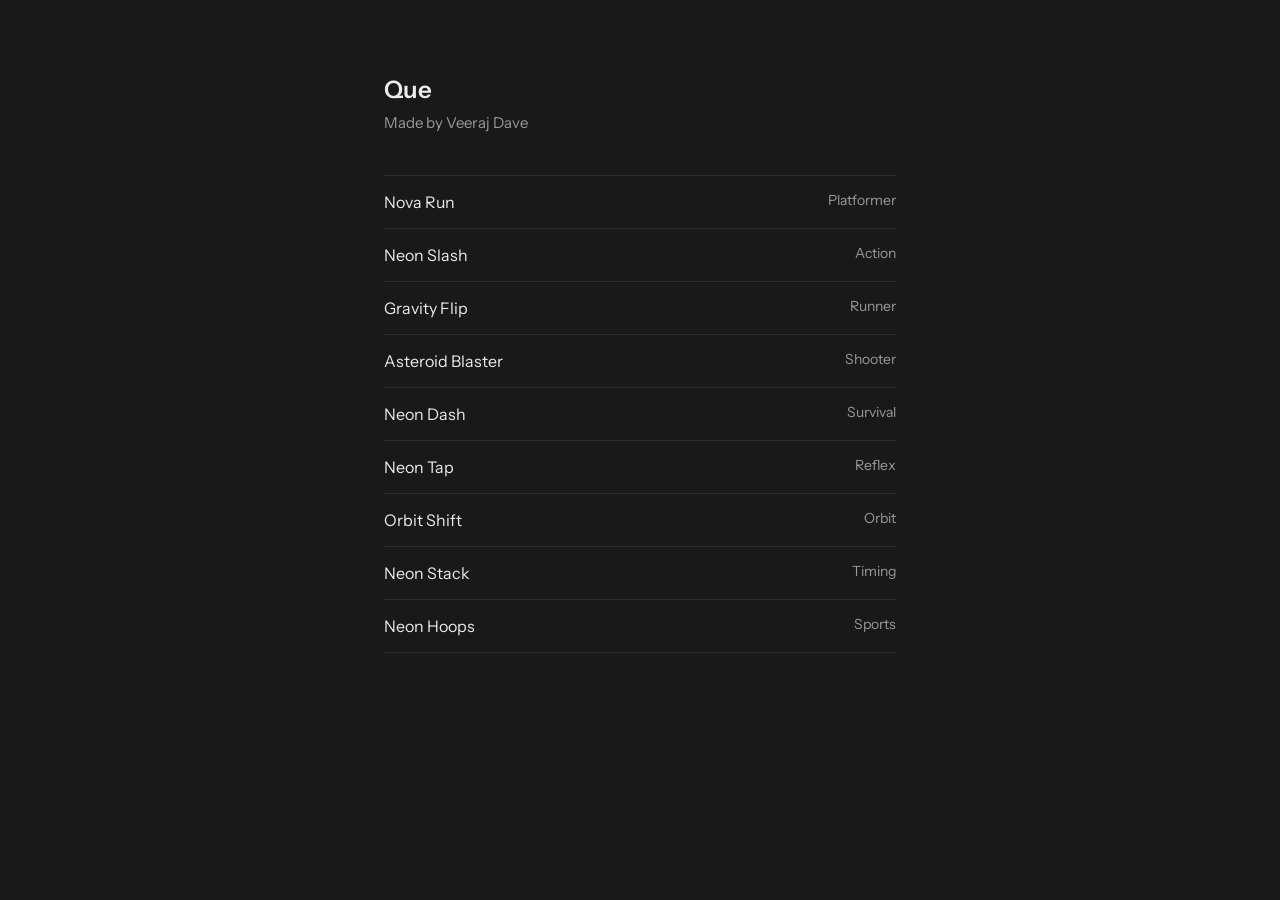
<file: index.html>
<!DOCTYPE html>
<html lang="en">
<head>
  <meta charset="UTF-8" />
  <meta name="viewport" content="width=device-width, initial-scale=1.0" />
  <title>Que - Spanish Practice</title>
  <link rel="preconnect" href="https://fonts.googleapis.com" />
  <link rel="preconnect" href="https://fonts.gstatic.com" crossorigin />
  <link href="https://fonts.googleapis.com/css2?family=Instrument+Sans:wght@400;500;600&display=swap" rel="stylesheet" />
  <style>
    :root { --orange: #f97316; }

    * { box-sizing: border-box; margin: 0; padding: 0; }

    body {
      background: #191919;
      color: #ececec;
      font-family: "Instrument Sans", system-ui, -apple-system, "Segoe UI", Roboto, Helvetica, Arial, sans-serif;
      line-height: 1.5;
    }

    main {
      max-width: 560px;
      margin: 0 auto;
      padding: 72px 24px;
    }

    h1 {
      font-size: 24px;
      font-weight: 600;
      margin-bottom: 4px;
    }

    .sub {
      color: #9a9a9a;
      font-size: 15px;
      margin-bottom: 40px;
    }

    ul { list-style: none; }

    li a {
      display: flex;
      justify-content: space-between;
      gap: 16px;
      padding: 14px 0;
      border-top: 1px solid #2e2e2e;
      color: inherit;
      text-decoration: none;
    }
    li:last-child a { border-bottom: 1px solid #2e2e2e; }

    .title { font-size: 16px; }
    .desc { color: #9a9a9a; font-size: 14px; }

    li a:hover .title { color: var(--orange); }
  </style>
</head>

<body>
  <main>
    <h1>Que</h1>
    <p class="sub">Made by Veeraj Dave</p>

    <ul id="games"></ul>
  </main>

  <script>
    // [title, genre, link]
    const games = [
      ["Nova Run", "Platformer", "platformer.html"],
      ["Neon Slash", "Action", "neonslash.html"],
      ["Gravity Flip", "Runner", "gravityflip.html"],
      ["Asteroid Blaster", "Shooter", "asteroid.html"],
      ["Neon Dash", "Survival", "neondash.html"],
      ["Neon Tap", "Reflex", "neontap.html"],
      ["Orbit Shift", "Orbit", "orbit.html"],
      ["Neon Stack", "Timing", "stack.html"],
      ["Neon Hoops", "Sports", "hoops.html"]
    ];

    document.getElementById("games").innerHTML = games.map(([title, genre, href]) => `
      <li><a href="${href}"><span class="title">${title}</span><span class="desc">${genre}</span></a></li>`).join("");
  </script>
</body>
</html>
</file>
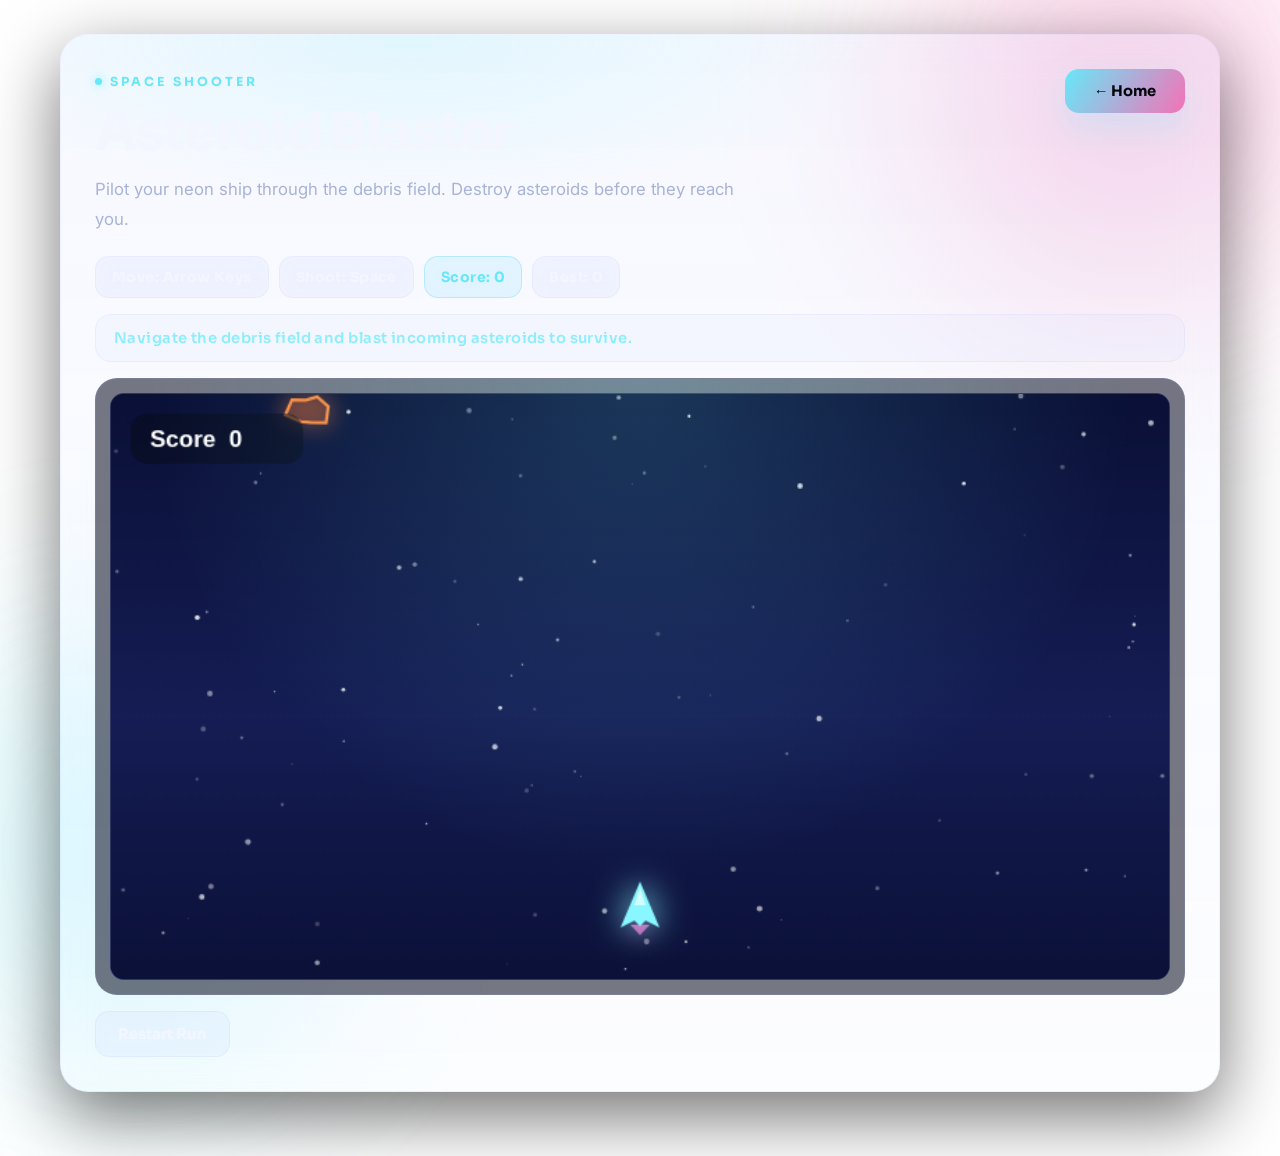
<file: asteroid.html>
<!DOCTYPE html>
<html lang="en">
<head>
  <meta charset="UTF-8" />
  <meta name="viewport" content="width=device-width, initial-scale=1.0" />
  <title>Google Classroom</title>
  <link rel="stylesheet" href="style.css" />
</head>
<body class="theme-neon">
  <div class="page-shell">
    <main class="game-page-wrap">
      <section class="game-panel">
        <div class="game-topbar">
          <div class="game-header-left">
            <p class="eyebrow">Space Shooter</p>
            <h1>Asteroid Blaster</h1>
            <p class="game-subtext">
              Pilot your neon ship through the debris field. Destroy asteroids before they reach you.
            </p>
          </div>
          <a href="index.html" class="back-link">&larr; Home</a>
        </div>

        <div class="info-row">
          <div class="status-box">Move: Arrow Keys</div>
          <div class="status-box">Shoot: Space</div>
          <div class="status-box is-accent" id="astScoreBox">Score: 0</div>
          <div class="status-box" id="astBestBox">Best: 0</div>
        </div>

        <div class="message-banner" id="astMessage">Navigate the debris field and blast incoming asteroids to survive.</div>

        <div class="canvas-stage">
          <canvas id="astCanvas" class="game-canvas" width="760" height="420"></canvas>
        </div>

        <div class="bottom-actions">
          <button class="secondary-button" id="astRestart">Restart Run</button>
        </div>
      </section>
    </main>
  </div>

  <script>
    const astCanvas = document.getElementById("astCanvas");
    const astCtx = astCanvas.getContext("2d");
    const astScoreBox = document.getElementById("astScoreBox");
    const astBestBox = document.getElementById("astBestBox");
    const astRestart = document.getElementById("astRestart");
    const astMessage = document.getElementById("astMessage");

    const W = 760, H = 420;
    const ship = { x: W / 2, y: H - 50, speed: 6 };

    let bullets = [];
    let asteroids = [];
    let particles = [];
    let astScore = 0;
    let astBest = Number(localStorage.getItem("asteroidBest") || 0);
    let astGameOver = false;
    let astFrame = 0;
    let leftPressed = false;
    let rightPressed = false;
    let spacePressed = false;
    let lastShot = 0;

    const stars = Array.from({ length: 90 }, () => ({
      x: Math.random() * W,
      y: Math.random() * H,
      size: Math.random() * 1.8 + 0.3,
      speed: Math.random() * 0.4 + 0.12,
      opacity: Math.random() * 0.7 + 0.2
    }));

    astBestBox.textContent = "Best: " + astBest;

    function setAstMessage(msg) { astMessage.textContent = msg; }

    function drawRoundedRect(ctx, x, y, w, h, r) {
      const rr = Math.min(r, w / 2, h / 2);
      ctx.beginPath();
      ctx.moveTo(x + rr, y);
      ctx.lineTo(x + w - rr, y);
      ctx.quadraticCurveTo(x + w, y, x + w, y + rr);
      ctx.lineTo(x + w, y + h - rr);
      ctx.quadraticCurveTo(x + w, y + h, x + w - rr, y + h);
      ctx.lineTo(x + rr, y + h);
      ctx.quadraticCurveTo(x, y + h, x, y + h - rr);
      ctx.lineTo(x, y + rr);
      ctx.quadraticCurveTo(x, y, x + rr, y);
      ctx.closePath();
    }

    function resetAstGame() {
      ship.x = W / 2;
      bullets = [];
      asteroids = [];
      particles = [];
      astScore = 0;
      astGameOver = false;
      astFrame = 0;
      leftPressed = false;
      rightPressed = false;
      spacePressed = false;
      lastShot = 0;
      astScoreBox.textContent = "Score: 0";
      setAstMessage("Navigate the debris field and blast incoming asteroids to survive.");
    }

    function spawnAsteroid() {
      const size = Math.random() * 20 + 16;
      const x = Math.random() * (W - size * 2) + size;
      const baseSpeed = 1.4 + Math.min(astScore * 0.04, 2.6);
      asteroids.push({
        x, y: -size,
        size,
        speed: Math.random() * 1.2 + baseSpeed,
        dx: (Math.random() - 0.5) * 1.4,
        angle: 0,
        rotSpeed: (Math.random() - 0.5) * 0.06
      });
    }

    function shootBullet() {
      if (astFrame - lastShot < 12) return;
      lastShot = astFrame;
      bullets.push({ x: ship.x, y: ship.y - 18, speed: 12 });
    }

    function spawnParticles(x, y) {
      for (let i = 0; i < 9; i++) {
        const angle = Math.random() * Math.PI * 2;
        const speed = Math.random() * 3.5 + 1;
        particles.push({
          x, y,
          dx: Math.cos(angle) * speed,
          dy: Math.sin(angle) * speed,
          life: 1,
          decay: Math.random() * 0.04 + 0.03,
          size: Math.random() * 4 + 2
        });
      }
    }

    function drawBackground() {
      const grad = astCtx.createLinearGradient(0, 0, 0, H);
      grad.addColorStop(0, "#0a1036");
      grad.addColorStop(0.55, "#151d54");
      grad.addColorStop(1, "#0b1138");
      astCtx.fillStyle = grad;
      astCtx.fillRect(0, 0, W, H);

      stars.forEach(s => {
        s.y += s.speed;
        if (s.y > H) { s.y = 0; s.x = Math.random() * W; }
        astCtx.globalAlpha = s.opacity;
        astCtx.fillStyle = "#ffffff";
        astCtx.beginPath();
        astCtx.arc(s.x, s.y, s.size, 0, Math.PI * 2);
        astCtx.fill();
      });
      astCtx.globalAlpha = 1;
    }

    function drawShip() {
      const { x, y } = ship;
      astCtx.save();

      astCtx.shadowColor = "#ff6ed1";
      astCtx.shadowBlur = 16;
      astCtx.fillStyle = "rgba(255, 110, 209, 0.75)";
      astCtx.beginPath();
      astCtx.moveTo(x - 7, y + 11);
      astCtx.lineTo(x + 7, y + 11);
      astCtx.lineTo(x, y + 22 + Math.sin(astFrame * 0.4) * 4);
      astCtx.closePath();
      astCtx.fill();

      astCtx.shadowColor = "#89f7ff";
      astCtx.shadowBlur = 24;
      astCtx.fillStyle = "#89f7ff";
      astCtx.beginPath();
      astCtx.moveTo(x, y - 20);
      astCtx.lineTo(x - 14, y + 13);
      astCtx.lineTo(x - 4, y + 8);
      astCtx.lineTo(x, y + 12);
      astCtx.lineTo(x + 4, y + 8);
      astCtx.lineTo(x + 14, y + 13);
      astCtx.closePath();
      astCtx.fill();

      astCtx.shadowBlur = 0;
      astCtx.fillStyle = "rgba(255,255,255,0.62)";
      astCtx.beginPath();
      astCtx.moveTo(x, y - 16);
      astCtx.lineTo(x - 4, y - 3);
      astCtx.lineTo(x + 4, y - 3);
      astCtx.closePath();
      astCtx.fill();

      astCtx.restore();
    }

    function drawBullets() {
      bullets.forEach(b => {
        astCtx.save();
        astCtx.shadowColor = "#9f94ff";
        astCtx.shadowBlur = 14;
        astCtx.fillStyle = "#c4baff";
        astCtx.beginPath();
        astCtx.arc(b.x, b.y, 4, 0, Math.PI * 2);
        astCtx.fill();
        astCtx.restore();
      });
    }

    function drawAsteroids() {
      asteroids.forEach(a => {
        astCtx.save();
        astCtx.translate(a.x, a.y);
        astCtx.rotate(a.angle);
        astCtx.shadowColor = "#ff8c42";
        astCtx.shadowBlur = 16;
        astCtx.strokeStyle = "#ff8c42";
        astCtx.fillStyle = "rgba(255, 100, 40, 0.22)";
        astCtx.lineWidth = 2.2;
        astCtx.beginPath();
        for (let i = 0; i < 8; i++) {
          const ang = (i / 8) * Math.PI * 2;
          const r = a.size * (0.72 + Math.sin(i * 1.7 + 0.6) * 0.28);
          const px = Math.cos(ang) * r;
          const py = Math.sin(ang) * r;
          i === 0 ? astCtx.moveTo(px, py) : astCtx.lineTo(px, py);
        }
        astCtx.closePath();
        astCtx.fill();
        astCtx.stroke();
        astCtx.restore();
      });
    }

    function drawParticles() {
      particles.forEach(p => {
        astCtx.save();
        astCtx.globalAlpha = p.life;
        astCtx.shadowColor = "#ff8c42";
        astCtx.shadowBlur = 8;
        astCtx.fillStyle = "#ffb870";
        astCtx.beginPath();
        astCtx.arc(p.x, p.y, p.size * p.life, 0, Math.PI * 2);
        astCtx.fill();
        astCtx.restore();
      });
    }

    function drawAstHud() {
      astCtx.fillStyle = "rgba(7, 11, 28, 0.58)";
      drawRoundedRect(astCtx, 14, 14, 124, 36, 14);
      astCtx.fill();
      astCtx.fillStyle = "#ffffff";
      astCtx.font = "bold 17px Arial";
      astCtx.fillText("Score  " + astScore, 28, 38);
    }

    function drawAstOverlay() {
      if (!astGameOver) return;
      astCtx.fillStyle = "rgba(6, 10, 24, 0.74)";
      drawRoundedRect(astCtx, (W - 284) / 2, 144, 284, 128, 18);
      astCtx.fill();
      astCtx.fillStyle = "#ffffff";
      astCtx.font = "bold 28px Arial";
      astCtx.textAlign = "center";
      astCtx.fillText("Ship Destroyed", W / 2, 188);
      astCtx.font = "15px Arial";
      astCtx.fillStyle = "#bcc8e5";
      astCtx.fillText("Press Restart to re-launch", W / 2, 218);
      astCtx.fillStyle = "#ffffff";
      astCtx.fillText("Final score: " + astScore, W / 2, 246);
      astCtx.textAlign = "left";
    }

    function updateShip() {
      if (leftPressed) ship.x -= ship.speed;
      if (rightPressed) ship.x += ship.speed;
      ship.x = Math.max(18, Math.min(W - 18, ship.x));
      if (spacePressed) shootBullet();
    }

    function updateBullets() {
      bullets.forEach(b => { b.y -= b.speed; });
      bullets = bullets.filter(b => b.y > -10);
    }

    function updateAsteroids() {
      const rate = Math.max(28, 70 - Math.floor(astScore / 4) * 5);
      if (astFrame % rate === 0) spawnAsteroid();
      asteroids.forEach(a => { a.y += a.speed; a.x += a.dx; a.angle += a.rotSpeed; });
      asteroids = asteroids.filter(a => a.y < H + a.size);
    }

    function updateParticles() {
      particles.forEach(p => { p.x += p.dx; p.y += p.dy; p.life -= p.decay; });
      particles = particles.filter(p => p.life > 0);
    }

    function checkAstCollisions() {
      outer: for (let bi = bullets.length - 1; bi >= 0; bi--) {
        for (let ai = asteroids.length - 1; ai >= 0; ai--) {
          const b = bullets[bi];
          const a = asteroids[ai];
          if (Math.hypot(b.x - a.x, b.y - a.y) < a.size) {
            spawnParticles(a.x, a.y);
            bullets.splice(bi, 1);
            asteroids.splice(ai, 1);
            astScore++;
            astScoreBox.textContent = "Score: " + astScore;
            if (astScore > astBest) {
              astBest = astScore;
              localStorage.setItem("asteroidBest", astBest);
              astBestBox.textContent = "Best: " + astBest;
              setAstMessage("New record! " + astBest + " asteroids blasted.");
            } else if (astScore % 5 === 0) {
              setAstMessage("Clean shot. " + astScore + " asteroids down.");
            }
            continue outer;
          }
        }
      }

      if (!astGameOver) {
        for (const a of asteroids) {
          if (Math.hypot(ship.x - a.x, ship.y - a.y) < a.size + 10) {
            astGameOver = true;
            setAstMessage("Ship destroyed at score " + astScore + ". Restart to re-enter the field.");
            break;
          }
        }
      }
    }

    function astLoop() {
      drawBackground();
      if (!astGameOver) {
        updateShip();
        updateBullets();
        updateAsteroids();
        updateParticles();
        checkAstCollisions();
        astFrame++;
      }
      drawParticles();
      drawAsteroids();
      drawBullets();
      drawShip();
      drawAstHud();
      drawAstOverlay();
      requestAnimationFrame(astLoop);
    }

    document.addEventListener("keydown", e => {
      if (e.key === "ArrowLeft") leftPressed = true;
      if (e.key === "ArrowRight") rightPressed = true;
      if (e.key === " ") { e.preventDefault(); spacePressed = true; }
    });
    document.addEventListener("keyup", e => {
      if (e.key === "ArrowLeft") leftPressed = false;
      if (e.key === "ArrowRight") rightPressed = false;
      if (e.key === " ") spacePressed = false;
    });

    astRestart.addEventListener("click", resetAstGame);
    resetAstGame();
    astLoop();
  </script>
</body>
</html>
</file>
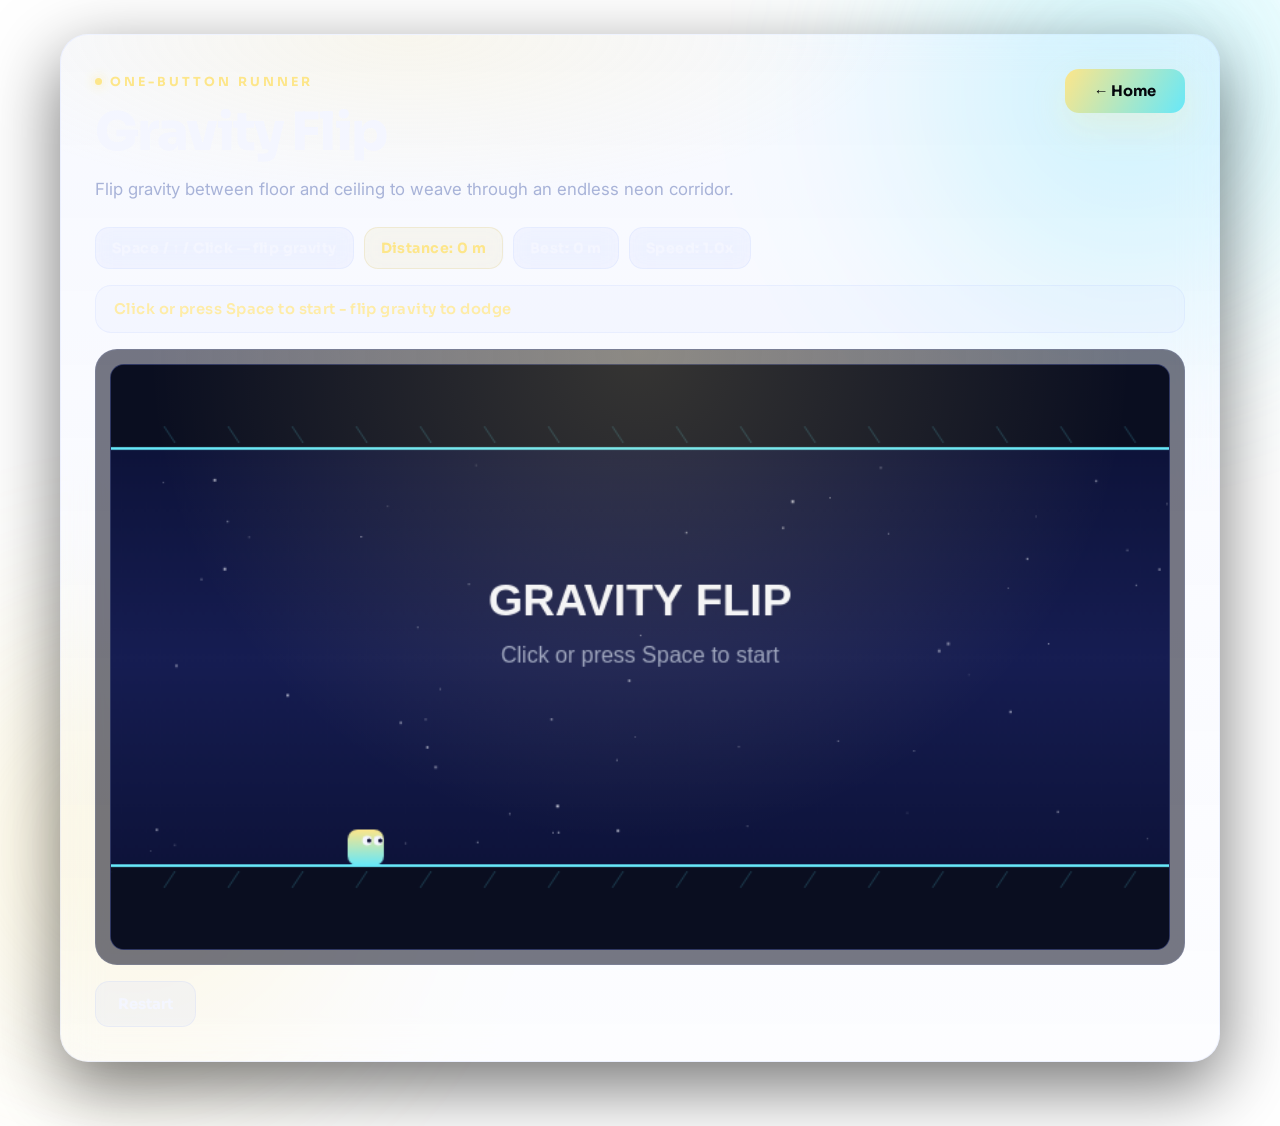
<file: gravityflip.html>
<!DOCTYPE html>
<html lang="en">
<head>
  <meta charset="UTF-8" />
  <meta name="viewport" content="width=device-width, initial-scale=1.0" />
  <title>Gravity Flip | Game Hub</title>
  <link rel="stylesheet" href="style.css" />
</head>
<body class="theme-arcade">
  <div class="page-shell">
    <main class="game-page-wrap">
      <section class="game-panel">
        <div class="game-topbar">
          <div class="game-header-left">
            <p class="eyebrow">One-Button Runner</p>
            <h1>Gravity Flip</h1>
            <p class="game-subtext">Flip gravity between floor and ceiling to weave through an endless neon corridor.</p>
          </div>
          <a href="index.html" class="back-link">&larr; Home</a>
        </div>
        <div class="info-row">
          <div class="status-box">Space / &uarr; / Click &mdash; flip gravity</div>
          <div class="status-box is-accent" id="flipScoreBox">Distance: 0 m</div>
          <div class="status-box" id="flipBestBox">Best: 0 m</div>
          <div class="status-box" id="flipSpeedBox">Speed: 1.0x</div>
        </div>
        <div class="message-banner" id="flipMessage">Click or press Space to start - flip gravity to dodge</div>
        <div class="canvas-stage">
          <canvas id="flipCanvas" class="game-canvas" width="760" height="420"></canvas>
        </div>
        <div class="bottom-actions">
          <button class="secondary-button" id="flipRestart">Restart</button>
        </div>
      </section>
    </main>
  </div>
  <script>
    (() => {
      const canvas = document.getElementById('flipCanvas');
      const ctx = canvas.getContext('2d');
      const W = canvas.width;
      const H = canvas.height;
      const FLOOR_Y = 360;
      const CEIL_Y = 60;
      const PX = 170;
      const PSIZE = 26;
      const STEP = 1 / 60;
      const BEST_KEY = 'gravityFlipBest';
      const COLORS = ['#67e8f9', '#a78bfa', '#f472b6', '#fde68a'];

      const scoreBox = document.getElementById('flipScoreBox');
      const bestBox = document.getElementById('flipBestBox');
      const speedBox = document.getElementById('flipSpeedBox');
      const banner = document.getElementById('flipMessage');
      const restartBtn = document.getElementById('flipRestart');

      const bgCanvas = document.createElement('canvas');
      bgCanvas.width = W;
      bgCanvas.height = H;
      const bgc = bgCanvas.getContext('2d');
      const bgGrad = bgc.createLinearGradient(0, 0, 0, H);
      bgGrad.addColorStop(0, '#0a0f30');
      bgGrad.addColorStop(0.5, '#161d52');
      bgGrad.addColorStop(1, '#0a0f30');
      bgc.fillStyle = bgGrad;
      bgc.fillRect(0, 0, W, H);

      const stars = [];
      for (let i = 0; i < 60; i++) {
        stars.push({
          x: Math.random() * W,
          y: CEIL_Y + 10 + Math.random() * (FLOOR_Y - CEIL_Y - 20),
          r: 0.6 + Math.random() * 1.4,
          depth: 0.08 + Math.random() * 0.22
        });
      }

      let state = 'start';
      let dist = 0;
      let bonus = 0;
      let speed = 4.6;
      let gravDir = 1;
      let player = { y: FLOOR_Y - PSIZE, vy: 0, grounded: true, squash: 1 };
      let obstacles = [];
      let particles = [];
      let popups = [];
      let streaks = [];
      let trail = [];
      let shake = 0;
      let frame = 0;
      let colorIdx = 0;
      let lastSpawnX = W + 40;
      let nextGap = 380;
      let overTime = 0;
      let shownScore = -1;
      let shownSpeed = '';
      let best = Number(localStorage.getItem(BEST_KEY)) || 0;
      bestBox.textContent = 'Best: ' + best + ' m';

      function rand(a, b) { return a + Math.random() * (b - a); }
      function scoreM() { return Math.floor(dist / 40 + bonus); }

      function rr(c, x, y, w, h, r) {
        const rad = Math.min(r, w / 2, h / 2);
        c.beginPath();
        c.moveTo(x + rad, y);
        c.arcTo(x + w, y, x + w, y + h, rad);
        c.arcTo(x + w, y + h, x, y + h, rad);
        c.arcTo(x, y + h, x, y, rad);
        c.arcTo(x, y, x + w, y, rad);
        c.closePath();
      }

      function addParticles(n, x, y, color, spread, up) {
        for (let i = 0; i < n; i++) {
          if (particles.length >= 220) return;
          particles.push({
            x, y,
            vx: rand(-spread, spread),
            vy: rand(-spread, spread) + (up || 0),
            life: rand(0.35, 0.7),
            max: 0.7,
            size: rand(2, 4.5),
            color
          });
        }
      }

      function addPopup(x, y, text, color) {
        popups.push({ x, y, text, color, life: 1 });
      }

      function reset() {
        dist = 0;
        bonus = 0;
        speed = 4.6;
        gravDir = 1;
        player = { y: FLOOR_Y - PSIZE, vy: 0, grounded: true, squash: 1 };
        obstacles = [];
        particles = [];
        popups = [];
        streaks = [];
        trail = [];
        shake = 0;
        frame = 0;
        colorIdx = 0;
        lastSpawnX = W + 40;
        nextGap = 380;
        shownScore = -1;
        shownSpeed = '';
      }

      function startGame() {
        reset();
        state = 'play';
        banner.textContent = 'Flip gravity to dodge the neon blocks!';
      }

      function flip() {
        gravDir = -gravDir;
        player.grounded = false;
        const footY = gravDir > 0 ? player.y : player.y + PSIZE;
        addParticles(6, PX + PSIZE / 2, footY, '#9aa3c2', 1.6, gravDir * 1.5);
        shake = Math.max(shake, 2);
      }

      function land() {
        player.squash = 0.72;
        const footY = gravDir > 0 ? player.y + PSIZE : player.y;
        addParticles(6, PX + PSIZE / 2, footY, '#9aa3c2', 1.8, -gravDir * 1.2);
      }

      function die(ob) {
        addParticles(18, PX + PSIZE / 2, player.y + PSIZE / 2, ob.color, 4.5, 0);
        shake = 16;
        state = 'over';
        overTime = performance.now();
        const s = scoreM();
        if (s > best) {
          best = s;
          localStorage.setItem(BEST_KEY, best);
          bestBox.textContent = 'Best: ' + best + ' m';
          banner.textContent = 'New best distance: ' + best + ' m!';
        } else {
          banner.textContent = 'Crashed at ' + s + ' m - press Space or click to retry';
        }
      }

      function spawnBlock(x, onFloor) {
        const w = rand(34, 50);
        const h = rand(40, 115);
        obstacles.push({
          x, w, h,
          y: onFloor ? FLOOR_Y - h : CEIL_Y,
          onFloor,
          color: COLORS[colorIdx++ % COLORS.length],
          minClear: 999,
          nearDone: false
        });
      }

      function spawnObstacle() {
        const x = W + 40;
        let type;
        if (scoreM() > 25) type = Math.floor(rand(0, 3));
        else type = Math.floor(rand(0, 2));
        if (type === 0) {
          spawnBlock(x, true);
          lastSpawnX = x;
        } else if (type === 1) {
          spawnBlock(x, false);
          lastSpawnX = x;
        } else {
          const offset = rand(150, 210);
          spawnBlock(x, true);
          spawnBlock(x + offset, false);
          lastSpawnX = x + offset;
        }
        nextGap = Math.max(200, rand(300, 420) - (speed - 4.6) * 28);
      }

      function update() {
        frame++;
        speed = Math.min(10, speed + 0.0012);
        dist += speed;

        player.vy += 0.9 * gravDir;
        player.vy = Math.max(-14, Math.min(14, player.vy));
        player.y += player.vy;
        if (gravDir > 0 && player.y + PSIZE >= FLOOR_Y) {
          player.y = FLOOR_Y - PSIZE;
          player.vy = 0;
          if (!player.grounded) land();
          player.grounded = true;
        } else if (gravDir < 0 && player.y <= CEIL_Y) {
          player.y = CEIL_Y;
          player.vy = 0;
          if (!player.grounded) land();
          player.grounded = true;
        } else {
          player.grounded = false;
        }
        player.squash += (1 - player.squash) * 0.14;

        if (frame % 2 === 0) {
          trail.push({ x: PX, y: player.y });
          if (trail.length > 8) trail.shift();
        }
        for (const t of trail) t.x -= speed;

        lastSpawnX -= speed;
        if (W + 40 - lastSpawnX > nextGap) spawnObstacle();

        const ix = PX + 3, iy = player.y + 3, iw = PSIZE - 6, ih = PSIZE - 6;
        for (let i = obstacles.length - 1; i >= 0; i--) {
          const ob = obstacles[i];
          ob.x -= speed;
          if (ob.x + ob.w < -30) { obstacles.splice(i, 1); continue; }
          if (ix < ob.x + ob.w && ix + iw > ob.x && iy < ob.y + ob.h && iy + ih > ob.y) {
            die(ob);
            return;
          }
          if (ob.x < PX + PSIZE && ob.x + ob.w > PX) {
            const clear = ob.onFloor ? ob.y - (player.y + PSIZE) : player.y - (ob.y + ob.h);
            if (clear < ob.minClear) ob.minClear = clear;
          }
          if (!ob.nearDone && ob.x + ob.w < PX) {
            ob.nearDone = true;
            if (ob.minClear >= 0 && ob.minClear < 15) {
              bonus += 2;
              addPopup(PX + 30, player.y - 12, '+2 CLOSE!', '#fde68a');
              addParticles(5, ob.x + ob.w, ob.onFloor ? ob.y : ob.y + ob.h, '#fde68a', 2, 0);
            }
          }
        }

        if (speed > 7 && Math.random() < (speed - 7) * 0.1) {
          streaks.push({ x: W + 20, y: rand(CEIL_Y + 15, FLOOR_Y - 15), len: rand(40, 120), a: rand(0.15, 0.35) });
        }

        const s = scoreM();
        if (s !== shownScore) {
          shownScore = s;
          scoreBox.textContent = 'Distance: ' + s + ' m';
        }
        const sp = (speed / 4.6).toFixed(1);
        if (sp !== shownSpeed) {
          shownSpeed = sp;
          speedBox.textContent = 'Speed: ' + sp + 'x';
        }
      }

      function updateFx() {
        for (let i = particles.length - 1; i >= 0; i--) {
          const p = particles[i];
          p.x += p.vx;
          p.y += p.vy;
          p.vy += 0.06;
          p.life -= STEP;
          if (p.life <= 0) particles.splice(i, 1);
        }
        for (let i = popups.length - 1; i >= 0; i--) {
          const p = popups[i];
          p.y -= 0.8;
          p.life -= STEP * 1.4;
          if (p.life <= 0) popups.splice(i, 1);
        }
        for (let i = streaks.length - 1; i >= 0; i--) {
          const s = streaks[i];
          s.x -= speed * 2.4;
          if (s.x + s.len < 0) streaks.splice(i, 1);
        }
        for (const st of stars) {
          st.x -= speed * st.depth;
          if (st.x < -2) { st.x = W + 2; st.y = CEIL_Y + 10 + Math.random() * (FLOOR_Y - CEIL_Y - 20); }
        }
        shake *= 0.88;
        if (shake < 0.05) shake = 0;
      }

      function drawBands() {
        ctx.fillStyle = '#0a0e20';
        ctx.fillRect(0, 0, W, CEIL_Y);
        ctx.fillRect(0, FLOOR_Y, W, H - FLOOR_Y);
        ctx.strokeStyle = '#67e8f9';
        ctx.lineWidth = 2;
        ctx.beginPath();
        ctx.moveTo(0, CEIL_Y);
        ctx.lineTo(W, CEIL_Y);
        ctx.moveTo(0, FLOOR_Y);
        ctx.lineTo(W, FLOOR_Y);
        ctx.stroke();
        ctx.strokeStyle = 'rgba(103,232,249,0.22)';
        ctx.lineWidth = 1;
        ctx.beginPath();
        const off = dist % 46;
        for (let x = -off; x < W; x += 46) {
          ctx.moveTo(x, FLOOR_Y + 4);
          ctx.lineTo(x - 8, FLOOR_Y + 16);
          ctx.moveTo(x, CEIL_Y - 4);
          ctx.lineTo(x - 8, CEIL_Y - 16);
        }
        ctx.stroke();
      }

      function drawObstacles() {
        for (const ob of obstacles) {
          ctx.fillStyle = '#0c1330';
          rr(ctx, ob.x, ob.y, ob.w, ob.h, 6);
          ctx.fill();
          ctx.strokeStyle = ob.color;
          ctx.lineWidth = 6;
          ctx.globalAlpha = 0.28;
          rr(ctx, ob.x - 2, ob.y - 2, ob.w + 4, ob.h + 4, 8);
          ctx.stroke();
          ctx.globalAlpha = 1;
          ctx.lineWidth = 2;
          rr(ctx, ob.x, ob.y, ob.w, ob.h, 6);
          ctx.stroke();
          const edgeY = ob.onFloor ? ob.y + 3 : ob.y + ob.h - 3;
          ctx.globalAlpha = 0.85;
          ctx.beginPath();
          ctx.moveTo(ob.x + 5, edgeY);
          ctx.lineTo(ob.x + ob.w - 5, edgeY);
          ctx.stroke();
          ctx.globalAlpha = 1;
        }
      }

      function drawPlayer() {
        for (let i = 0; i < trail.length; i++) {
          const t = trail[i];
          const a = (i + 1) / trail.length * 0.22;
          const size = PSIZE * (0.5 + 0.5 * (i + 1) / trail.length);
          ctx.globalAlpha = a;
          ctx.fillStyle = '#a78bfa';
          rr(ctx, t.x + (PSIZE - size) / 2, t.y + (PSIZE - size) / 2, size, size, 7);
          ctx.fill();
        }
        ctx.globalAlpha = 1;

        const bob = player.grounded && state === 'play' ? Math.sin(frame * 0.35) * 1.4 * -gravDir : 0;
        const cx = PX + PSIZE / 2;
        const anchor = gravDir > 0 ? player.y + PSIZE : player.y;
        ctx.save();
        ctx.translate(cx, anchor + bob);
        ctx.scale(2 - player.squash, player.squash);
        ctx.translate(-cx, -anchor);
        const grad = ctx.createLinearGradient(PX, player.y, PX, player.y + PSIZE);
        if (gravDir > 0) {
          grad.addColorStop(0, '#fde68a');
          grad.addColorStop(1, '#67e8f9');
        } else {
          grad.addColorStop(0, '#67e8f9');
          grad.addColorStop(1, '#fde68a');
        }
        ctx.fillStyle = grad;
        rr(ctx, PX, player.y, PSIZE, PSIZE, 7);
        ctx.fill();
        const eyeY = player.y + (gravDir > 0 ? 8 : PSIZE - 8);
        ctx.fillStyle = '#f4f6ff';
        ctx.beginPath();
        ctx.arc(PX + 14, eyeY, 3.4, 0, Math.PI * 2);
        ctx.arc(PX + 22, eyeY, 3.4, 0, Math.PI * 2);
        ctx.fill();
        ctx.fillStyle = '#0a0f30';
        ctx.beginPath();
        ctx.arc(PX + 15.4, eyeY, 1.6, 0, Math.PI * 2);
        ctx.arc(PX + 23.4, eyeY, 1.6, 0, Math.PI * 2);
        ctx.fill();
        ctx.restore();
      }

      function drawFx() {
        for (const p of particles) {
          ctx.globalAlpha = Math.max(0, p.life / p.max);
          ctx.fillStyle = p.color;
          ctx.fillRect(p.x - p.size / 2, p.y - p.size / 2, p.size, p.size);
        }
        ctx.globalAlpha = 1;
        ctx.font = 'bold 15px sans-serif';
        ctx.textAlign = 'center';
        for (const p of popups) {
          ctx.globalAlpha = Math.max(0, p.life);
          ctx.fillStyle = p.color;
          ctx.fillText(p.text, p.x, p.y);
        }
        ctx.globalAlpha = 1;
      }

      function drawOverlayPanel() {
        const pw = 380, ph = 200;
        const px = (W - pw) / 2, py = (H - ph) / 2;
        ctx.fillStyle = 'rgba(5,8,20,0.78)';
        rr(ctx, px, py, pw, ph, 18);
        ctx.fill();
        ctx.strokeStyle = '#a78bfa';
        ctx.lineWidth = 2;
        rr(ctx, px, py, pw, ph, 18);
        ctx.stroke();
        ctx.textAlign = 'center';
        ctx.fillStyle = '#f472b6';
        ctx.font = 'bold 30px sans-serif';
        ctx.fillText('GAME OVER', W / 2, py + 54);
        ctx.fillStyle = '#f4f6ff';
        ctx.font = '18px sans-serif';
        ctx.fillText('Distance: ' + scoreM() + ' m', W / 2, py + 96);
        ctx.fillStyle = '#fde68a';
        ctx.fillText('Best: ' + best + ' m', W / 2, py + 126);
        ctx.fillStyle = '#9aa3c2';
        ctx.font = '14px sans-serif';
        ctx.fillText('Press Space or click to run again', W / 2, py + 166);
      }

      function render() {
        ctx.save();
        if (shake > 0) {
          ctx.translate((Math.random() - 0.5) * shake * 2, (Math.random() - 0.5) * shake * 2);
        }
        ctx.drawImage(bgCanvas, 0, 0);
        for (const st of stars) {
          ctx.globalAlpha = 0.25 + st.depth * 1.6;
          ctx.fillStyle = '#f4f6ff';
          ctx.fillRect(st.x, st.y, st.r, st.r);
        }
        ctx.globalAlpha = 1;
        ctx.strokeStyle = '#67e8f9';
        ctx.lineWidth = 1;
        for (const s of streaks) {
          ctx.globalAlpha = s.a;
          ctx.beginPath();
          ctx.moveTo(s.x, s.y);
          ctx.lineTo(s.x + s.len, s.y);
          ctx.stroke();
        }
        ctx.globalAlpha = 1;
        drawBands();
        drawObstacles();
        drawPlayer();
        drawFx();
        if (state === 'start') {
          ctx.textAlign = 'center';
          ctx.fillStyle = '#f4f6ff';
          ctx.font = 'bold 32px sans-serif';
          ctx.fillText('GRAVITY FLIP', W / 2, 180);
          ctx.fillStyle = '#9aa3c2';
          ctx.font = '16px sans-serif';
          ctx.fillText('Click or press Space to start', W / 2, 214);
        } else if (state === 'over') {
          drawOverlayPanel();
        }
        ctx.restore();
      }

      function onAction() {
        if (state === 'start') {
          startGame();
        } else if (state === 'play') {
          flip();
        } else if (state === 'over' && performance.now() - overTime > 400) {
          startGame();
        }
      }

      document.addEventListener('keydown', (e) => {
        if (e.code === 'Space' || e.code === 'ArrowUp' || e.code === 'ArrowDown' ||
            e.code === 'ArrowLeft' || e.code === 'ArrowRight') {
          e.preventDefault();
        }
        if (e.repeat) return;
        if (e.code === 'Space' || e.code === 'ArrowUp') onAction();
      });
      canvas.addEventListener('mousedown', onAction);
      canvas.addEventListener('touchstart', (e) => {
        e.preventDefault();
        onAction();
      }, { passive: false });
      restartBtn.addEventListener('click', startGame);

      let last = performance.now();
      let acc = 0;
      function loop(now) {
        requestAnimationFrame(loop);
        let dt = (now - last) / 1000;
        last = now;
        if (dt > 0.1) dt = 0.1;
        acc += dt;
        while (acc >= STEP) {
          if (state === 'play') update();
          updateFx();
          acc -= STEP;
        }
        render();
      }
      requestAnimationFrame(loop);
    })();
  </script>
</body>
</html>
</file>
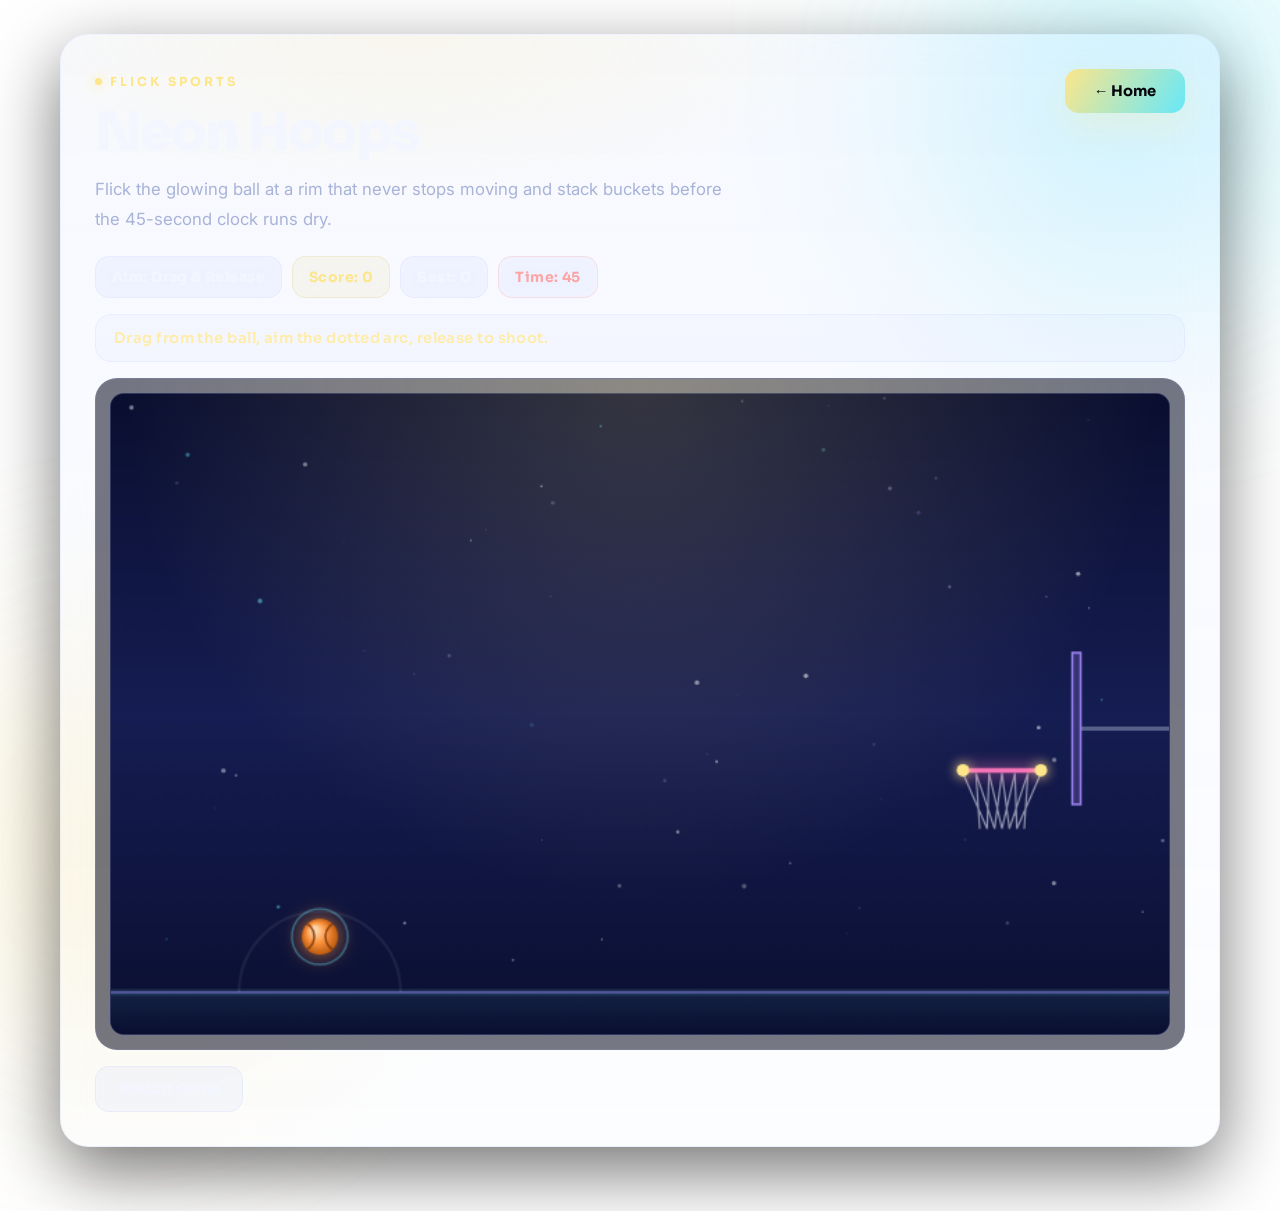
<file: hoops.html>
<!DOCTYPE html>
<html lang="en">
<head>
  <meta charset="UTF-8" />
  <meta name="viewport" content="width=device-width, initial-scale=1.0" />
  <title>Neon Hoops | Game Hub</title>
  <link rel="stylesheet" href="style.css" />
</head>
<body class="theme-arcade">
  <div class="page-shell">
    <main class="game-page-wrap">
      <section class="game-panel">
        <div class="game-topbar">
          <div class="game-header-left">
            <p class="eyebrow">Flick Sports</p>
            <h1>Neon Hoops</h1>
            <p class="game-subtext">Flick the glowing ball at a rim that never stops moving and stack buckets before the 45-second clock runs dry.</p>
          </div>
          <a href="index.html" class="back-link">&larr; Home</a>
        </div>
        <div class="info-row">
          <div class="status-box">Aim: Drag &amp; Release</div>
          <div class="status-box is-accent" id="hoopsScoreBox">Score: 0</div>
          <div class="status-box" id="hoopsBestBox">Best: 0</div>
          <div class="status-box is-alert" id="hoopsTimeBox">Time: 45</div>
        </div>
        <div class="message-banner" id="hoopsMessage">Drag from the ball, aim the dotted arc, release to shoot.</div>
        <div class="canvas-stage">
          <canvas id="hoopsCanvas" class="game-canvas" width="760" height="460"></canvas>
        </div>
        <div class="bottom-actions">
          <button class="secondary-button" id="hoopsRestart">Restart Game</button>
        </div>
      </section>
    </main>
  </div>
  <script>
(function () {
  'use strict';

  const canvas = document.getElementById('hoopsCanvas');
  const ctx = canvas.getContext('2d');
  const scoreBox = document.getElementById('hoopsScoreBox');
  const bestBox = document.getElementById('hoopsBestBox');
  const timeBox = document.getElementById('hoopsTimeBox');
  const messageEl = document.getElementById('hoopsMessage');
  const restartBtn = document.getElementById('hoopsRestart');

  const W = canvas.width;
  const H = canvas.height;
  const FLOOR_Y = 430;
  const STEP_MS = 1000 / 60;
  const RUN_STEPS = 45 * 60;

  const AMBER = '#fde68a';
  const ORANGE = '#fb923c';
  const CYAN = '#67e8f9';
  const VIOLET = '#a78bfa';
  const PINK = '#f472b6';
  const WHITE = '#f4f6ff';
  const SOFT = '#9aa3c2';
  const CONFETTI_COLORS = [AMBER, ORANGE, CYAN, VIOLET, PINK, WHITE];
  const HINT = 'Drag from the ball, aim the dotted arc, release to shoot.';

  const BALL_R = 13;
  const SPAWN_X = 150;
  const SPAWN_Y = 390;
  const GRAVITY = 0.5;
  const AIR_DRAG = 0.999;
  const LAUNCH_POWER = 0.16;
  const LAUNCH_MAX = 19;

  const RIM_LX = 612;
  const RIM_RX = 668;
  const RIM_CX = (RIM_LX + RIM_RX) / 2;
  const PIN_R = 4.5;
  const BOARD_X = 690;
  const BOARD_W = 7;
  const BOARD_TOP = -85;
  const BOARD_BOT = 25;
  const HOOP_MID = 220;
  const HOOP_AMP = 80;
  const HOOP_BASE_SPEED = 0.011;

  let best = 0;
  try { best = parseInt(localStorage.getItem('neonHoopsBest'), 10) || 0; } catch (err) { best = 0; }

  const ball = { x: SPAWN_X, y: SPAWN_Y, vx: 0, vy: 0, rot: 0 };
  const hoop = { y: HOOP_MID, phase: 0, speed: HOOP_BASE_SPEED };
  const trail = [];
  const particles = [];
  const popups = [];

  let state = 'ready';
  let score = 0;
  let baskets = 0;
  let stepsLeft = RUN_STEPS;
  let clockStarted = false;
  let shownSecs = 45;
  let touchedThisShot = false;
  let scoredThisShot = false;
  let respawnTimer = -1;
  let shake = 0;
  let ripple = 0;
  let netT = 0;
  let newBest = false;

  let dragging = false;
  let dragStartX = 0;
  let dragStartY = 0;
  let dragCurX = 0;
  let dragCurY = 0;
  let dragPointer = null;

  const bg = document.createElement('canvas');
  bg.width = W;
  bg.height = H;
  (function buildBackground() {
    const b = bg.getContext('2d');
    const grad = b.createLinearGradient(0, 0, 0, H);
    grad.addColorStop(0, '#0a0f30');
    grad.addColorStop(0.5, '#161d52');
    grad.addColorStop(1, '#0a0f30');
    b.fillStyle = grad;
    b.fillRect(0, 0, W, H);
    for (let i = 0; i < 60; i++) {
      const x = Math.random() * W;
      const y = Math.random() * (FLOOR_Y - 20);
      const r = 0.4 + Math.random() * 1.3;
      const roll = Math.random();
      b.fillStyle = roll < 0.7 ? WHITE : (roll < 0.85 ? CYAN : VIOLET);
      b.globalAlpha = 0.12 + Math.random() * 0.5;
      b.beginPath();
      b.arc(x, y, r, 0, Math.PI * 2);
      b.fill();
    }
    b.globalAlpha = 1;
    const floorGrad = b.createLinearGradient(0, FLOOR_Y, 0, H);
    floorGrad.addColorStop(0, 'rgba(103,232,249,0.08)');
    floorGrad.addColorStop(1, 'rgba(103,232,249,0)');
    b.fillStyle = floorGrad;
    b.fillRect(0, FLOOR_Y, W, H - FLOOR_Y);
    b.strokeStyle = 'rgba(103,232,249,0.10)';
    b.lineWidth = 5;
    b.beginPath();
    b.moveTo(0, FLOOR_Y);
    b.lineTo(W, FLOOR_Y);
    b.stroke();
    b.strokeStyle = 'rgba(167,139,250,0.55)';
    b.lineWidth = 1.5;
    b.beginPath();
    b.moveTo(0, FLOOR_Y);
    b.lineTo(W, FLOOR_Y);
    b.stroke();
    b.strokeStyle = 'rgba(244,246,255,0.07)';
    b.lineWidth = 2;
    b.beginPath();
    b.arc(SPAWN_X, FLOOR_Y, 58, Math.PI, 0);
    b.stroke();
  })();

  function setBanner(text) {
    if (messageEl.textContent !== text) messageEl.textContent = text;
  }

  function spawnBurst(x, y, count, colors, power, lift) {
    for (let i = 0; i < count; i++) {
      const a = Math.random() * Math.PI * 2;
      const sp = power * (0.4 + Math.random() * 0.6);
      const lifeVal = 22 + Math.floor(Math.random() * 22);
      particles.push({
        x: x, y: y,
        vx: Math.cos(a) * sp,
        vy: Math.sin(a) * sp - lift,
        life: lifeVal, max: lifeVal,
        color: colors[Math.floor(Math.random() * colors.length)],
        r: 1.5 + Math.random() * 1.8
      });
    }
  }

  function addPopup(x, y, text, color) {
    popups.push({ x: x, y: y, text: text, color: color, life: 55 });
  }

  function resetBall() {
    ball.x = SPAWN_X;
    ball.y = SPAWN_Y;
    ball.vx = 0;
    ball.vy = 0;
    ball.rot = 0;
    trail.length = 0;
    touchedThisShot = false;
    scoredThisShot = false;
    state = 'ready';
  }

  function restart() {
    score = 0;
    baskets = 0;
    stepsLeft = RUN_STEPS;
    clockStarted = false;
    shownSecs = 45;
    newBest = false;
    hoop.phase = 0;
    hoop.speed = HOOP_BASE_SPEED;
    hoop.y = HOOP_MID;
    shake = 0;
    ripple = 0;
    netT = 0;
    respawnTimer = -1;
    particles.length = 0;
    popups.length = 0;
    dragging = false;
    dragPointer = null;
    resetBall();
    scoreBox.textContent = 'Score: 0';
    timeBox.textContent = 'Time: 45';
    setBanner(HINT);
  }

  function endGame() {
    state = 'over';
    dragging = false;
    dragPointer = null;
    setBanner('Time up! Final score ' + score + '. Press Space or Restart to go again.');
  }

  function computeLaunchVel() {
    let vx = (dragStartX - dragCurX) * LAUNCH_POWER;
    let vy = (dragStartY - dragCurY) * LAUNCH_POWER;
    const mag = Math.hypot(vx, vy);
    if (mag > LAUNCH_MAX) {
      const s = LAUNCH_MAX / mag;
      vx *= s;
      vy *= s;
    }
    return { x: vx, y: vy };
  }

  function launch() {
    const pull = Math.hypot(dragStartX - dragCurX, dragStartY - dragCurY);
    if (pull < 12) return;
    const v = computeLaunchVel();
    ball.vx = v.x;
    ball.vy = v.y;
    state = 'flying';
    touchedThisShot = false;
    scoredThisShot = false;
    trail.length = 0;
    if (!clockStarted) {
      clockStarted = true;
      setBanner('Clock is live: 45 seconds on the board!');
    }
  }

  function boardHit(hitX) {
    shake = 3;
    touchedThisShot = true;
    spawnBurst(hitX, ball.y, 4, [CYAN, VIOLET], 3, 0.8);
  }

  function collidePin(px, py) {
    const dx = ball.x - px;
    const dy = ball.y - py;
    const rr = BALL_R + PIN_R;
    const d2 = dx * dx + dy * dy;
    if (d2 >= rr * rr || d2 === 0) return;
    const d = Math.sqrt(d2);
    const nx = dx / d;
    const ny = dy / d;
    ball.x = px + nx * rr;
    ball.y = py + ny * rr;
    const dot = ball.vx * nx + ball.vy * ny;
    if (dot < 0) {
      ball.vx -= 1.5 * dot * nx;
      ball.vy -= 1.5 * dot * ny;
      spawnBurst(px + nx * PIN_R, py + ny * PIN_R, 5, [AMBER, ORANGE, WHITE], 2.6, 0.6);
    }
    touchedThisShot = true;
  }

  function scoreBasket() {
    scoredThisShot = true;
    const swish = !touchedThisShot;
    score += swish ? 3 : 2;
    baskets++;
    hoop.speed = Math.min(0.026, HOOP_BASE_SPEED + Math.floor(baskets / 3) * 0.0022);
    ripple = 8;
    respawnTimer = 40;
    scoreBox.textContent = 'Score: ' + score;
    if (score > best) {
      best = score;
      newBest = true;
      bestBox.textContent = 'Best: ' + best;
      try { localStorage.setItem('neonHoopsBest', String(best)); } catch (err) {}
    }
    addPopup(RIM_CX, hoop.y - 26, swish ? '+3 SWISH' : '+2', swish ? AMBER : CYAN);
    if (swish) spawnBurst(RIM_CX, hoop.y + 6, 14, CONFETTI_COLORS, 4.4, 2.4);
    if (shownSecs > 10) setBanner(swish ? 'SWISH! Clean +3.' : 'Bucket! +2 points.');
  }

  function stepBall(prevRimY) {
    const prevX = ball.x;
    const prevY = ball.y;
    ball.vy += GRAVITY;
    ball.vx *= AIR_DRAG;
    ball.vy *= AIR_DRAG;
    ball.x += ball.vx;
    ball.y += ball.vy;
    ball.rot += ball.vx * 0.02;

    if (ball.y + BALL_R > FLOOR_Y) {
      ball.y = FLOOR_Y - BALL_R;
      if (ball.vy > 0) {
        ball.vy = -ball.vy * 0.62;
        ball.vx *= 0.98;
      }
    }
    if (ball.y - BALL_R < 0) {
      ball.y = BALL_R;
      if (ball.vy < 0) ball.vy = -ball.vy * 0.7;
    }
    if (ball.x - BALL_R < 0) {
      ball.x = BALL_R;
      if (ball.vx < 0) ball.vx = -ball.vx * 0.7;
    }
    if (ball.x + BALL_R > W) {
      ball.x = W - BALL_R;
      if (ball.vx > 0) ball.vx = -ball.vx * 0.7;
    }

    const bbTop = hoop.y + BOARD_TOP;
    const bbBot = hoop.y + BOARD_BOT;
    if (ball.y + BALL_R > bbTop && ball.y - BALL_R < bbBot) {
      if (ball.vx > 0 && prevX + BALL_R <= BOARD_X && ball.x + BALL_R > BOARD_X) {
        ball.x = BOARD_X - BALL_R;
        ball.vx = -ball.vx * 0.55;
        boardHit(BOARD_X - BALL_R);
      } else if (ball.vx < 0 && prevX - BALL_R >= BOARD_X + BOARD_W && ball.x - BALL_R < BOARD_X + BOARD_W) {
        ball.x = BOARD_X + BOARD_W + BALL_R;
        ball.vx = -ball.vx * 0.55;
        boardHit(BOARD_X + BOARD_W + BALL_R);
      }
    }

    collidePin(RIM_LX, hoop.y);
    collidePin(RIM_RX, hoop.y);

    if (!scoredThisShot && ball.vy > 0 && prevY < prevRimY && ball.y >= hoop.y && ball.x > RIM_LX && ball.x < RIM_RX) {
      scoreBasket();
    }

    trail.push({ x: ball.x, y: ball.y });
    if (trail.length > 10) trail.shift();

    if (respawnTimer < 0) {
      const speed = Math.hypot(ball.vx, ball.vy);
      const onFloor = ball.y + BALL_R >= FLOOR_Y - 0.5;
      const gone = ball.x + BALL_R < 0 || ball.x - BALL_R > W;
      if ((onFloor && speed < 0.4) || gone) respawnTimer = 30;
    }
  }

  function updateClock() {
    if (!clockStarted) return;
    stepsLeft--;
    const secs = Math.max(0, Math.ceil(stepsLeft / 60));
    if (secs !== shownSecs) {
      shownSecs = secs;
      timeBox.textContent = 'Time: ' + secs;
      if (secs === 10) setBanner('10 seconds — hurry!');
    }
    if (stepsLeft <= 0) endGame();
  }

  function updateParticles() {
    for (let i = particles.length - 1; i >= 0; i--) {
      const p = particles[i];
      p.vy += 0.12;
      p.vx *= 0.99;
      p.x += p.vx;
      p.y += p.vy;
      p.life--;
      if (p.life <= 0) particles.splice(i, 1);
    }
  }

  function updatePopups() {
    for (let i = popups.length - 1; i >= 0; i--) {
      const p = popups[i];
      p.y -= 0.55;
      p.life--;
      if (p.life <= 0) popups.splice(i, 1);
    }
  }

  function update() {
    if (state === 'over') return;
    netT++;
    shake *= 0.86;
    ripple *= 0.96;
    const prevRimY = hoop.y;
    hoop.phase += hoop.speed;
    hoop.y = HOOP_MID + HOOP_AMP * Math.sin(hoop.phase);

    if (state === 'flying') stepBall(prevRimY);

    if (respawnTimer > 0) {
      respawnTimer--;
      if (respawnTimer === 0) {
        respawnTimer = -1;
        resetBall();
      }
    }

    updateClock();
    updateParticles();
    updatePopups();
  }

  function roundedRect(c, x, y, w, h, r) {
    c.beginPath();
    c.moveTo(x + r, y);
    c.arcTo(x + w, y, x + w, y + h, r);
    c.arcTo(x + w, y + h, x, y + h, r);
    c.arcTo(x, y + h, x, y, r);
    c.arcTo(x, y, x + w, y, r);
    c.closePath();
  }

  function drawTrail() {
    for (let i = 0; i < trail.length; i++) {
      const t = (i + 1) / trail.length;
      ctx.globalAlpha = t * 0.28;
      ctx.fillStyle = ORANGE;
      ctx.beginPath();
      ctx.arc(trail[i].x, trail[i].y, BALL_R * (0.35 + t * 0.55), 0, Math.PI * 2);
      ctx.fill();
    }
    ctx.globalAlpha = 1;
  }

  function drawBackboardAndNet() {
    const bbTop = hoop.y + BOARD_TOP;
    const bbH = BOARD_BOT - BOARD_TOP;
    ctx.strokeStyle = 'rgba(154,163,194,0.5)';
    ctx.lineWidth = 3;
    ctx.beginPath();
    ctx.moveTo(BOARD_X + BOARD_W, hoop.y - 30);
    ctx.lineTo(W, hoop.y - 30);
    ctx.stroke();
    ctx.fillStyle = 'rgba(167,139,250,0.22)';
    ctx.fillRect(BOARD_X, bbTop, BOARD_W, bbH);
    ctx.strokeStyle = 'rgba(167,139,250,0.9)';
    ctx.lineWidth = 1.5;
    ctx.strokeRect(BOARD_X + 0.5, bbTop + 0.5, BOARD_W - 1, bbH - 1);

    const topY = hoop.y + 2;
    const netH = 40;
    ctx.strokeStyle = 'rgba(244,246,255,0.55)';
    ctx.lineWidth = 1.2;
    ctx.beginPath();
    for (let i = 0; i < 6; i++) {
      const t0 = i / 6;
      const t1 = (i + 1) / 6;
      const topX0 = RIM_LX + t0 * (RIM_RX - RIM_LX);
      const topX1 = RIM_LX + t1 * (RIM_RX - RIM_LX);
      const sway0 = Math.sin(netT * 0.22 + i * 1.25) * ripple;
      const sway1 = Math.sin(netT * 0.22 + (i + 1) * 1.25) * ripple;
      const botX0 = RIM_LX + 12 + t0 * (RIM_RX - RIM_LX - 24) + sway0;
      const botX1 = RIM_LX + 12 + t1 * (RIM_RX - RIM_LX - 24) + sway1;
      ctx.moveTo(topX0, topY);
      ctx.lineTo(botX1, topY + netH);
      ctx.moveTo(topX1, topY);
      ctx.lineTo(botX0, topY + netH);
    }
    ctx.stroke();
  }

  function drawRim() {
    ctx.save();
    ctx.strokeStyle = PINK;
    ctx.lineWidth = 3.5;
    ctx.shadowColor = PINK;
    ctx.shadowBlur = 12;
    ctx.beginPath();
    ctx.moveTo(RIM_LX, hoop.y);
    ctx.lineTo(RIM_RX, hoop.y);
    ctx.stroke();
    ctx.shadowColor = AMBER;
    ctx.shadowBlur = 9;
    ctx.fillStyle = AMBER;
    ctx.beginPath();
    ctx.arc(RIM_LX, hoop.y, PIN_R, 0, Math.PI * 2);
    ctx.fill();
    ctx.beginPath();
    ctx.arc(RIM_RX, hoop.y, PIN_R, 0, Math.PI * 2);
    ctx.fill();
    ctx.restore();
  }

  function drawBall() {
    ctx.save();
    ctx.translate(ball.x, ball.y);
    ctx.rotate(ball.rot);
    const grad = ctx.createRadialGradient(-4, -5, 2, 0, 0, BALL_R + 1);
    grad.addColorStop(0, '#fed7aa');
    grad.addColorStop(0.45, ORANGE);
    grad.addColorStop(1, '#b45309');
    ctx.shadowColor = 'rgba(251,146,60,0.8)';
    ctx.shadowBlur = 16;
    ctx.fillStyle = grad;
    ctx.beginPath();
    ctx.arc(0, 0, BALL_R, 0, Math.PI * 2);
    ctx.fill();
    ctx.shadowBlur = 0;
    ctx.beginPath();
    ctx.arc(0, 0, BALL_R, 0, Math.PI * 2);
    ctx.clip();
    ctx.strokeStyle = 'rgba(120,53,15,0.8)';
    ctx.lineWidth = 1.6;
    ctx.beginPath();
    ctx.arc(-15, 0, 11, -1.5, 1.5);
    ctx.stroke();
    ctx.beginPath();
    ctx.arc(15, 0, 11, Math.PI - 1.5, Math.PI + 1.5);
    ctx.stroke();
    ctx.restore();
  }

  function drawReadyRing() {
    const pulse = 3 + Math.sin(netT * 0.08) * 2;
    ctx.strokeStyle = 'rgba(103,232,249,0.35)';
    ctx.lineWidth = 1.5;
    ctx.beginPath();
    ctx.arc(ball.x, ball.y, BALL_R + 6 + pulse, 0, Math.PI * 2);
    ctx.stroke();
  }

  function drawAim() {
    ctx.strokeStyle = 'rgba(154,163,194,0.7)';
    ctx.lineWidth = 1.5;
    ctx.setLineDash([5, 5]);
    ctx.beginPath();
    ctx.moveTo(ball.x, ball.y);
    ctx.lineTo(dragCurX, dragCurY);
    ctx.stroke();
    ctx.setLineDash([]);
    const v = computeLaunchVel();
    let px = ball.x;
    let py = ball.y;
    let pvx = v.x;
    let pvy = v.y;
    ctx.fillStyle = CYAN;
    for (let i = 1; i <= 26; i++) {
      pvy += GRAVITY;
      pvx *= AIR_DRAG;
      pvy *= AIR_DRAG;
      px += pvx;
      py += pvy;
      if (i % 2 === 0) {
        ctx.globalAlpha = Math.max(0.08, 0.8 - i * 0.028);
        ctx.beginPath();
        ctx.arc(px, py, 3, 0, Math.PI * 2);
        ctx.fill();
      }
    }
    ctx.globalAlpha = 1;
  }

  function drawParticles() {
    for (let i = 0; i < particles.length; i++) {
      const p = particles[i];
      ctx.globalAlpha = Math.min(1, p.life / p.max);
      ctx.fillStyle = p.color;
      ctx.beginPath();
      ctx.arc(p.x, p.y, p.r, 0, Math.PI * 2);
      ctx.fill();
    }
    ctx.globalAlpha = 1;
  }

  function drawPopups() {
    if (!popups.length) return;
    ctx.textAlign = 'center';
    ctx.font = 'bold 15px "Segoe UI", Arial, sans-serif';
    for (let i = 0; i < popups.length; i++) {
      const p = popups[i];
      ctx.globalAlpha = Math.min(1, p.life / 35);
      ctx.fillStyle = p.color;
      ctx.fillText(p.text, p.x, p.y);
    }
    ctx.globalAlpha = 1;
    ctx.textAlign = 'left';
  }

  function drawOverlay() {
    ctx.fillStyle = 'rgba(4,6,16,0.45)';
    ctx.fillRect(0, 0, W, H);
    const pw = 440;
    const ph = 240;
    const px0 = (W - pw) / 2;
    const py0 = (H - ph) / 2;
    roundedRect(ctx, px0, py0, pw, ph, 18);
    ctx.fillStyle = 'rgba(5,8,20,0.78)';
    ctx.fill();
    ctx.strokeStyle = 'rgba(103,232,249,0.45)';
    ctx.lineWidth = 1.5;
    ctx.stroke();
    ctx.textAlign = 'center';
    ctx.fillStyle = AMBER;
    ctx.font = 'bold 30px "Segoe UI", Arial, sans-serif';
    ctx.fillText('TIME UP', W / 2, py0 + 62);
    ctx.fillStyle = WHITE;
    ctx.font = '18px "Segoe UI", Arial, sans-serif';
    ctx.fillText('Final Score: ' + score, W / 2, py0 + 104);
    ctx.fillStyle = newBest ? PINK : CYAN;
    ctx.font = '15px "Segoe UI", Arial, sans-serif';
    ctx.fillText(newBest ? 'New Best: ' + best : 'Best: ' + best, W / 2, py0 + 134);
    ctx.fillStyle = SOFT;
    ctx.font = '13px "Segoe UI", Arial, sans-serif';
    ctx.fillText('Press Space, click the court, or hit Restart to run it back.', W / 2, py0 + 196);
    ctx.textAlign = 'left';
  }

  function render() {
    ctx.drawImage(bg, 0, 0);
    ctx.save();
    if (shake > 0.1) {
      ctx.translate((Math.random() - 0.5) * shake * 2, (Math.random() - 0.5) * shake * 2);
    }
    drawTrail();
    drawBackboardAndNet();
    drawBall();
    drawRim();
    if (dragging) drawAim();
    else if (state === 'ready') drawReadyRing();
    drawParticles();
    drawPopups();
    ctx.restore();
    if (state === 'over') drawOverlay();
  }

  function canvasPos(e) {
    const rect = canvas.getBoundingClientRect();
    return {
      x: (e.clientX - rect.left) * (canvas.width / rect.width),
      y: (e.clientY - rect.top) * (canvas.height / rect.height)
    };
  }

  canvas.style.touchAction = 'none';

  canvas.addEventListener('pointerdown', function (e) {
    e.preventDefault();
    if (state === 'over') {
      restart();
      return;
    }
    if (state !== 'ready' || dragging) return;
    const p = canvasPos(e);
    if (Math.hypot(p.x - ball.x, p.y - ball.y) > 60) return;
    dragging = true;
    dragPointer = e.pointerId;
    dragStartX = p.x;
    dragStartY = p.y;
    dragCurX = p.x;
    dragCurY = p.y;
    try { canvas.setPointerCapture(e.pointerId); } catch (err) {}
  });

  canvas.addEventListener('pointermove', function (e) {
    if (!dragging || e.pointerId !== dragPointer) return;
    const p = canvasPos(e);
    dragCurX = p.x;
    dragCurY = p.y;
  });

  canvas.addEventListener('pointerup', function (e) {
    if (!dragging || e.pointerId !== dragPointer) return;
    const p = canvasPos(e);
    dragCurX = p.x;
    dragCurY = p.y;
    dragging = false;
    dragPointer = null;
    launch();
  });

  canvas.addEventListener('pointercancel', function (e) {
    if (e.pointerId === dragPointer) {
      dragging = false;
      dragPointer = null;
    }
  });

  document.addEventListener('keydown', function (e) {
    const k = e.code;
    if (k === 'Space' || k === 'ArrowUp' || k === 'ArrowDown' || k === 'ArrowLeft' || k === 'ArrowRight') {
      e.preventDefault();
      if (k === 'Space' && state === 'over') restart();
    }
  });

  restartBtn.addEventListener('click', function () {
    restart();
    restartBtn.blur();
  });

  bestBox.textContent = 'Best: ' + best;
  setBanner(HINT);

  let lastTime = performance.now();
  let acc = 0;
  function frame(now) {
    let dt = now - lastTime;
    lastTime = now;
    if (dt > 100) dt = 100;
    acc += dt;
    while (acc >= STEP_MS) {
      update();
      acc -= STEP_MS;
    }
    render();
    requestAnimationFrame(frame);
  }
  requestAnimationFrame(frame);
})();
  </script>
</body>
</html>
</file>
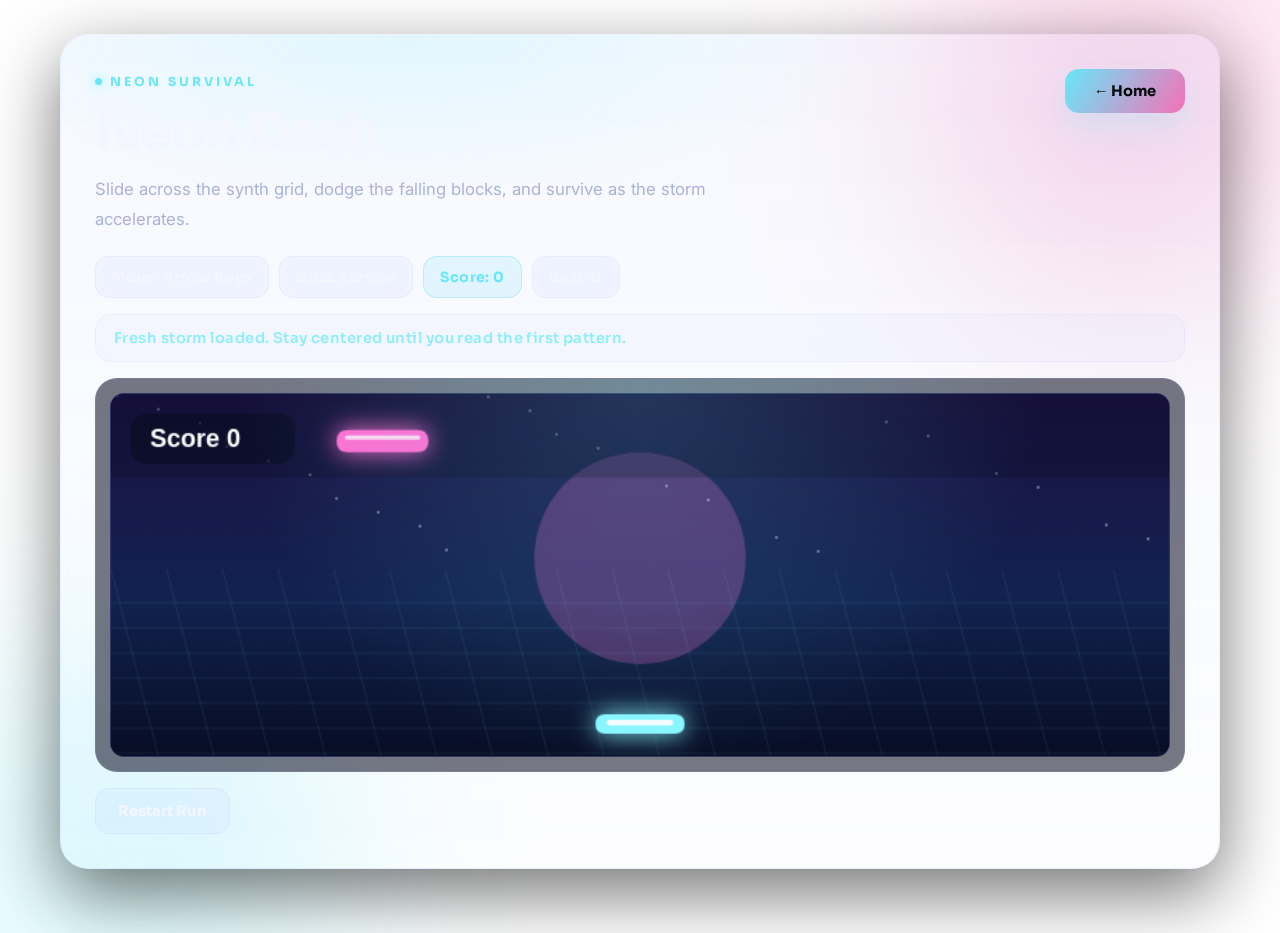
<file: neondash.html>
<!DOCTYPE html>
<html lang="en">
<head>
  <meta charset="UTF-8" />
  <meta name="viewport" content="width=device-width, initial-scale=1.0" />
  <title>Neon Dash | Game Hub</title>
  <link rel="stylesheet" href="style.css" />
</head>
<body class="theme-neon">
  <div class="page-shell">
    <main class="game-page-wrap">
      <section class="game-panel">
        <div class="game-topbar">
          <div class="game-header-left">
            <p class="eyebrow">Neon Survival</p>
            <h1>Neon Dash</h1>
            <p class="game-subtext">
              Slide across the synth grid, dodge the falling blocks, and survive as the storm accelerates.
            </p>
          </div>
          <a href="index.html" class="back-link">&larr; Home</a>
        </div>

        <div class="info-row">
          <div class="status-box">Move: Arrow Keys</div>
          <div class="status-box">Goal: Survive</div>
          <div class="status-box is-accent" id="dashScoreBox">Score: 0</div>
          <div class="status-box" id="dashBestBox">Best: 0</div>
        </div>

        <div class="message-banner" id="dashMessage">The run starts instantly. Dodge the blocks and chase the best score.</div>

        <div class="canvas-stage">
          <canvas id="dashCanvas" class="game-canvas" width="760" height="260"></canvas>
        </div>

        <div class="bottom-actions">
          <button class="secondary-button" id="dashRestart">Restart Run</button>
        </div>
      </section>
    </main>
  </div>

  <script>
    const dashCanvas = document.getElementById("dashCanvas");
    const dashCtx = dashCanvas.getContext("2d");
    const dashScoreBox = document.getElementById("dashScoreBox");
    const dashBestBox = document.getElementById("dashBestBox");
    const dashRestart = document.getElementById("dashRestart");
    const dashMessage = document.getElementById("dashMessage");

    const player = {
      width: 64,
      height: 14,
      x: 348,
      y: 230,
      speed: 10
    };

    let dashScore = 0;
    let dashBest = Number(localStorage.getItem("neonDashBest") || 0);
    let dashGameOver = false;
    let blocks = [];
    let leftPressed = false;
    let rightPressed = false;
    let dashFrame = 0;

    dashBestBox.textContent = "Best: " + dashBest;

    function setDashMessage(message) {
      dashMessage.textContent = message;
    }

    function drawRoundedRect(ctx, x, y, width, height, radius) {
      const r = Math.min(radius, width / 2, height / 2);
      ctx.beginPath();
      ctx.moveTo(x + r, y);
      ctx.lineTo(x + width - r, y);
      ctx.quadraticCurveTo(x + width, y, x + width, y + r);
      ctx.lineTo(x + width, y + height - r);
      ctx.quadraticCurveTo(x + width, y + height, x + width - r, y + height);
      ctx.lineTo(x + r, y + height);
      ctx.quadraticCurveTo(x, y + height, x, y + height - r);
      ctx.lineTo(x, y + r);
      ctx.quadraticCurveTo(x, y, x + r, y);
      ctx.closePath();
    }

    function resetDashGame() {
      player.x = 348;
      player.y = 230;
      dashScore = 0;
      dashGameOver = false;
      blocks = [];
      leftPressed = false;
      rightPressed = false;
      dashFrame = 0;
      dashScoreBox.textContent = "Score: 0";
      setDashMessage("Fresh storm loaded. Stay centered until you read the first pattern.");
    }

    function spawnBlock() {
      const width = Math.floor(Math.random() * 70) + 36;
      const x = Math.floor(Math.random() * (dashCanvas.width - width));
      const speed = Math.random() * 1.8 + 2.8;

      blocks.push({
        x,
        y: -22,
        width,
        height: 16,
        speed
      });
    }

    function drawBackground() {
      const grad = dashCtx.createLinearGradient(0, 0, 0, dashCanvas.height);
      grad.addColorStop(0, "#1c1145");
      grad.addColorStop(0.56, "#122250");
      grad.addColorStop(1, "#070d24");
      dashCtx.fillStyle = grad;
      dashCtx.fillRect(0, 0, dashCanvas.width, dashCanvas.height);

      dashCtx.fillStyle = "rgba(255, 110, 209, 0.25)";
      dashCtx.beginPath();
      dashCtx.arc(dashCanvas.width / 2, 118, 76, 0, Math.PI * 2);
      dashCtx.fill();

      for (let i = 0; i < 24; i++) {
        const x = (i * 79 + dashFrame * 0.25) % dashCanvas.width;
        const y = (i * 37) % 120;
        dashCtx.fillStyle = "rgba(255,255,255,0.35)";
        dashCtx.fillRect(x, y, 2, 2);
      }

      dashCtx.strokeStyle = "rgba(137, 247, 255, 0.08)";
      for (let i = 0; i < dashCanvas.width; i += 40) {
        dashCtx.beginPath();
        dashCtx.moveTo(i, 126);
        dashCtx.lineTo(i + 34, dashCanvas.height);
        dashCtx.stroke();
      }

      for (let y = 150; y < dashCanvas.height; y += 18) {
        dashCtx.beginPath();
        dashCtx.moveTo(0, y);
        dashCtx.lineTo(dashCanvas.width, y);
        dashCtx.stroke();
      }

      dashCtx.fillStyle = "rgba(8, 12, 30, 0.3)";
      dashCtx.fillRect(0, 0, dashCanvas.width, 60);
    }

    function drawPlayer() {
      dashCtx.save();
      dashCtx.shadowColor = "#89f7ff";
      dashCtx.shadowBlur = 18;
      dashCtx.fillStyle = "#89f7ff";
      drawRoundedRect(dashCtx, player.x, player.y, player.width, player.height, 8);
      dashCtx.fill();
      dashCtx.restore();

      dashCtx.fillStyle = "#f7fbff";
      drawRoundedRect(dashCtx, player.x + 8, player.y + 4, player.width - 16, 4, 2);
      dashCtx.fill();
    }

    function drawBlocks() {
      blocks.forEach((block) => {
        dashCtx.save();
        dashCtx.fillStyle = "#ff6ed1";
        dashCtx.shadowColor = "#ff6ed1";
        dashCtx.shadowBlur = 18;
        drawRoundedRect(dashCtx, block.x, block.y, block.width, block.height, 8);
        dashCtx.fill();
        dashCtx.restore();

        dashCtx.fillStyle = "#ffd9f1";
        drawRoundedRect(dashCtx, block.x + 6, block.y + 4, block.width - 12, 3, 2);
        dashCtx.fill();
      });
    }

    function drawDashHud() {
      dashCtx.fillStyle = "rgba(7, 11, 28, 0.55)";
      drawRoundedRect(dashCtx, 14, 14, 118, 36, 14);
      dashCtx.fill();

      dashCtx.fillStyle = "#ffffff";
      dashCtx.font = "bold 18px Arial";
      dashCtx.fillText("Score " + dashScore, 28, 38);
    }

    function updatePlayer() {
      if (leftPressed) player.x -= player.speed;
      if (rightPressed) player.x += player.speed;

      if (player.x < 0) player.x = 0;
      if (player.x + player.width > dashCanvas.width) {
        player.x = dashCanvas.width - player.width;
      }
    }

    function updateBlocks() {
      if (dashFrame % 26 === 0) {
        spawnBlock();
      }

      blocks.forEach((block) => {
        block.y += block.speed;
      });

      blocks = blocks.filter((block) => {
        if (block.y > dashCanvas.height) {
          dashScore++;
          dashScoreBox.textContent = "Score: " + dashScore;

          if (dashScore > dashBest) {
            dashBest = dashScore;
            localStorage.setItem("neonDashBest", dashBest);
            dashBestBox.textContent = "Best: " + dashBest;
            setDashMessage("New best in motion. Stay focused.");
          } else if (dashScore > 0 && dashScore % 5 === 0) {
            setDashMessage("Clean streak. " + dashScore + " blocks survived.");
          }

          return false;
        }
        return true;
      });
    }

    function checkDashCollision() {
      for (const block of blocks) {
        if (
          player.x < block.x + block.width &&
          player.x + player.width > block.x &&
          player.y < block.y + block.height &&
          player.y + player.height > block.y
        ) {
          dashGameOver = true;
        }
      }

      if (dashGameOver) {
        setDashMessage("Impact at score " + dashScore + ". Restart and chase a cleaner line.");
      }
    }

    function drawDashOverlay() {
      if (!dashGameOver) return;

      dashCtx.fillStyle = "rgba(7, 12, 24, 0.66)";
      drawRoundedRect(dashCtx, 238, 88, 286, 88, 18);
      dashCtx.fill();

      dashCtx.fillStyle = "#ffffff";
      dashCtx.font = "bold 28px Arial";
      dashCtx.fillText("Signal Lost", 317, 121);

      dashCtx.font = "16px Arial";
      dashCtx.fillText("Press Restart to launch again", 289, 148);
      dashCtx.fillText("Final score: " + dashScore, 320, 168);
    }

    function dashLoop() {
      drawBackground();

      if (!dashGameOver) {
        updatePlayer();
        updateBlocks();
        checkDashCollision();
        dashFrame++;
      }

      drawPlayer();
      drawBlocks();
      drawDashHud();
      drawDashOverlay();

      requestAnimationFrame(dashLoop);
    }

    document.addEventListener("keydown", (e) => {
      if (e.key === "ArrowLeft") leftPressed = true;
      if (e.key === "ArrowRight") rightPressed = true;
    });

    document.addEventListener("keyup", (e) => {
      if (e.key === "ArrowLeft") leftPressed = false;
      if (e.key === "ArrowRight") rightPressed = false;
    });

    dashRestart.addEventListener("click", resetDashGame);

    resetDashGame();
    dashLoop();
  </script>
</body>
</html>
</file>
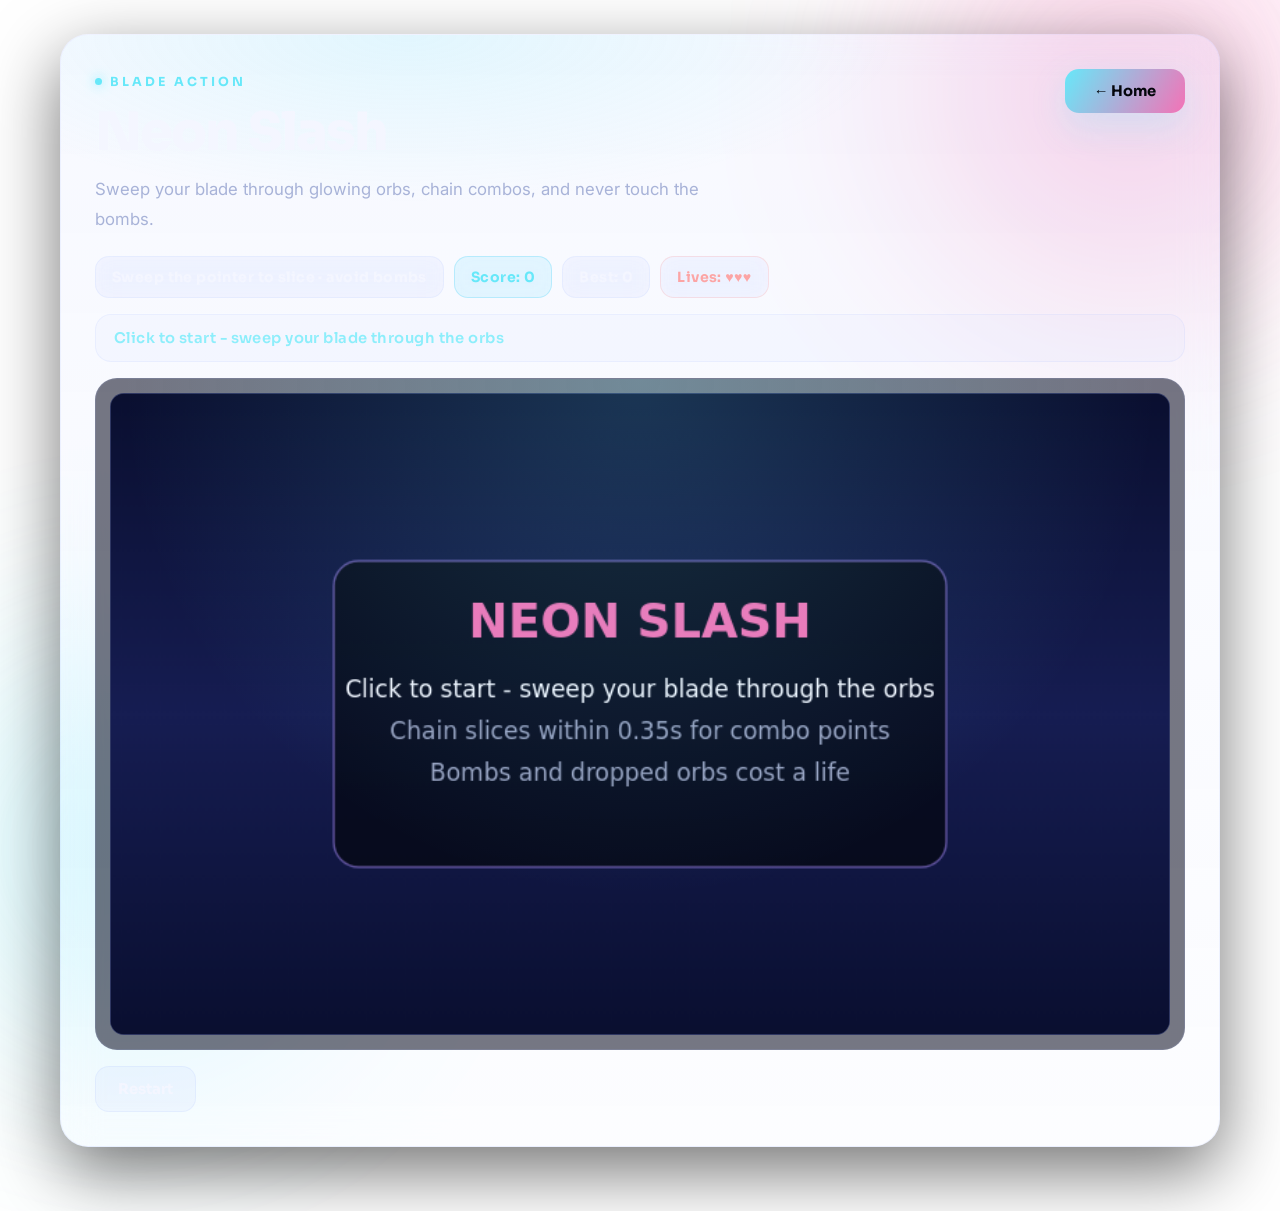
<file: neonslash.html>
<!DOCTYPE html>
<html lang="en">
<head>
  <meta charset="UTF-8" />
  <meta name="viewport" content="width=device-width, initial-scale=1.0" />
  <title>Neon Slash | Game Hub</title>
  <link rel="stylesheet" href="style.css" />
</head>
<body class="theme-neon">
  <div class="page-shell">
    <main class="game-page-wrap">
      <section class="game-panel">
        <div class="game-topbar">
          <div class="game-header-left">
            <p class="eyebrow">Blade Action</p>
            <h1>Neon Slash</h1>
            <p class="game-subtext">Sweep your blade through glowing orbs, chain combos, and never touch the bombs.</p>
          </div>
          <a href="index.html" class="back-link">&larr; Home</a>
        </div>
        <div class="info-row">
          <div class="status-box">Sweep the pointer to slice &middot; avoid bombs</div>
          <div class="status-box is-accent" id="slashScoreBox">Score: 0</div>
          <div class="status-box" id="slashBestBox">Best: 0</div>
          <div class="status-box is-alert" id="slashLivesBox">Lives: &#9829;&#9829;&#9829;</div>
        </div>
        <div class="message-banner" id="slashMessage">Click to start - sweep your blade through the orbs</div>
        <div class="canvas-stage">
          <canvas id="slashCanvas" class="game-canvas" width="760" height="460"></canvas>
        </div>
        <div class="bottom-actions">
          <button class="secondary-button" id="slashRestart">Restart</button>
        </div>
      </section>
    </main>
  </div>
  <script>
    const canvas = document.getElementById('slashCanvas');
    const ctx = canvas.getContext('2d');
    const W = canvas.width;
    const H = canvas.height;
    const scoreBox = document.getElementById('slashScoreBox');
    const bestBox = document.getElementById('slashBestBox');
    const livesBox = document.getElementById('slashLivesBox');
    const messageBanner = document.getElementById('slashMessage');
    const restartBtn = document.getElementById('slashRestart');

    const COLORS = ['#67e8f9', '#a78bfa', '#f472b6', '#fde68a', '#86efac'];
    const STEP = 1 / 60;
    const MAX_PARTICLES = 220;
    const BEST_KEY = 'neonSlashBest';

    let state = 'start';
    let score = 0;
    let best = Number(localStorage.getItem(BEST_KEY)) || 0;
    let lives = 3;
    let combo = 1;
    let lastSliceTime = -9999;
    let spawnTimer = 0;
    let shake = 0;
    let flash = 0;
    let slowmo = 0;
    let frameCount = 0;

    const orbs = [];
    const fragments = [];
    const particles = [];
    const popups = [];
    const trail = [];
    let pointerDown = false;

    let shownScore = -1;
    let shownBest = -1;
    let shownLives = -1;
    let shownMessage = '';

    const bgGradient = ctx.createLinearGradient(0, 0, 0, H);
    bgGradient.addColorStop(0, '#0a0f30');
    bgGradient.addColorStop(0.5, '#161d52');
    bgGradient.addColorStop(1, '#0a0f30');

    function setMessage(text) {
      if (text !== shownMessage) {
        shownMessage = text;
        messageBanner.textContent = text;
      }
    }

    function syncBoxes() {
      if (score !== shownScore) {
        shownScore = score;
        scoreBox.textContent = 'Score: ' + score;
      }
      if (best !== shownBest) {
        shownBest = best;
        bestBox.textContent = 'Best: ' + best;
      }
      if (lives !== shownLives) {
        shownLives = lives;
        livesBox.textContent = 'Lives: ' + '♥'.repeat(Math.max(0, lives));
      }
    }

    function rand(min, max) {
      return min + Math.random() * (max - min);
    }

    function spawnGapFrames() {
      return Math.max(48, 95 - score);
    }

    function spawnWave() {
      const maxExtra = Math.min(4, 1 + Math.floor(score / 12));
      const count = 1 + Math.floor(Math.random() * maxExtra);
      for (let i = 0; i < count; i++) {
        const x = rand(90, W - 90);
        const bombChance = Math.min(0.05 + score * 0.002, 0.16);
        orbs.push({
          x: x,
          y: H + 30,
          vx: (W / 2 - x) * 0.006 + (Math.random() - 0.5) * 1.6,
          vy: -(10.6 + Math.random() * 3.0),
          r: rand(16, 26),
          color: COLORS[Math.floor(Math.random() * COLORS.length)],
          bomb: Math.random() < bombChance,
          pop: 0
        });
      }
    }

    function addParticle(p) {
      if (particles.length < MAX_PARTICLES) particles.push(p);
    }

    function burstParticles(x, y, color, count, speed) {
      for (let i = 0; i < count; i++) {
        const a = Math.random() * Math.PI * 2;
        const s = rand(speed * 0.35, speed);
        addParticle({
          x: x, y: y,
          vx: Math.cos(a) * s,
          vy: Math.sin(a) * s,
          size: rand(1.5, 3.6),
          color: color,
          life: 1,
          decay: rand(0.02, 0.045)
        });
      }
    }

    function addPopup(x, y, text, color, size) {
      popups.push({ x: x, y: y, text: text, color: color, size: size, life: 1 });
    }

    function sliceOrb(orb, index) {
      orbs.splice(index, 1);
      if (orb.bomb) {
        lives--;
        combo = 1;
        shake = 18;
        flash = 0.35;
        slowmo = 20;
        burstParticles(orb.x, orb.y, '#f472b6', 26, 7);
        burstParticles(orb.x, orb.y, '#fde68a', 14, 5);
        addPopup(orb.x, orb.y, 'BOOM!', '#f472b6', 26);
        if (lives <= 0) endGame();
        else setMessage('Boom! That was a bomb - watch for the pink ring');
        return;
      }
      const now = performance.now();
      combo = (now - lastSliceTime <= 350) ? combo + 1 : 1;
      lastSliceTime = now;
      const points = combo;
      score += points;
      if (score > best) {
        best = score;
        localStorage.setItem(BEST_KEY, best);
      }
      addPopup(orb.x, orb.y - orb.r, '+' + points, orb.color, 18);
      if (combo >= 2) addPopup(orb.x, orb.y - orb.r - 22, 'x' + combo + ' COMBO', orb.color, 14);
      const splitAngle = Math.random() * Math.PI;
      for (let s = -1; s <= 1; s += 2) {
        fragments.push({
          x: orb.x, y: orb.y,
          vx: orb.vx + Math.cos(splitAngle) * 2.4 * s,
          vy: orb.vy * 0.4 + Math.sin(splitAngle) * 2.4 * s - 1.2,
          r: orb.r,
          color: orb.color,
          angle: splitAngle + (s > 0 ? 0 : Math.PI),
          spin: rand(-0.14, 0.14),
          life: 1
        });
      }
      burstParticles(orb.x, orb.y, orb.color, 10, 5.5);
    }

    function segCircleHit(x1, y1, x2, y2, cx, cy, r) {
      const dx = x2 - x1;
      const dy = y2 - y1;
      const lenSq = dx * dx + dy * dy;
      let t = 0;
      if (lenSq > 0) t = Math.max(0, Math.min(1, ((cx - x1) * dx + (cy - y1) * dy) / lenSq));
      const px = x1 + dx * t;
      const py = y1 + dy * t;
      const ddx = cx - px;
      const ddy = cy - py;
      return ddx * ddx + ddy * ddy <= r * r;
    }

    function trySlice(x1, y1, x2, y2) {
      const dx = x2 - x1;
      const dy = y2 - y1;
      if (Math.hypot(dx, dy) <= 7) return;
      for (let i = orbs.length - 1; i >= 0; i--) {
        const orb = orbs[i];
        if (segCircleHit(x1, y1, x2, y2, orb.x, orb.y, orb.r)) sliceOrb(orb, i);
      }
    }

    function canvasPoint(e) {
      const rect = canvas.getBoundingClientRect();
      return {
        x: (e.clientX - rect.left) * (canvas.width / rect.width),
        y: (e.clientY - rect.top) * (canvas.height / rect.height),
        t: performance.now()
      };
    }

    function resetGame() {
      state = 'playing';
      score = 0;
      lives = 3;
      combo = 1;
      lastSliceTime = -9999;
      spawnTimer = 0;
      shake = 0;
      flash = 0;
      slowmo = 0;
      orbs.length = 0;
      fragments.length = 0;
      particles.length = 0;
      popups.length = 0;
      trail.length = 0;
      setMessage('Slice fast for combos - bombs cost a life');
      syncBoxes();
    }

    function endGame() {
      state = 'over';
      if (score > best) {
        best = score;
        localStorage.setItem(BEST_KEY, best);
      }
      setMessage('Game over - press Space, click, or hit Restart');
    }

    function update() {
      if (state !== 'playing') return;
      frameCount++;
      const ts = slowmo > 0 ? 0.4 : 1;
      if (slowmo > 0) slowmo--;

      spawnTimer++;
      if (spawnTimer >= spawnGapFrames()) {
        spawnTimer = 0;
        spawnWave();
      }

      for (let i = orbs.length - 1; i >= 0; i--) {
        const orb = orbs[i];
        orb.vy += 0.165 * ts;
        orb.x += orb.vx * ts;
        orb.y += orb.vy * ts;
        if (orb.pop < 1) orb.pop = Math.min(1, orb.pop + 0.08);
        if (orb.bomb && particles.length < MAX_PARTICLES - 3) {
          const sparks = 2 + Math.floor(Math.random() * 2);
          for (let s = 0; s < sparks; s++) {
            addParticle({
              x: orb.x + rand(-3, 3),
              y: orb.y - orb.r - rand(0, 5),
              vx: rand(-0.8, 0.8),
              vy: rand(-1.6, -0.4),
              size: rand(1, 2),
              color: Math.random() < 0.5 ? '#fde68a' : '#f472b6',
              life: 1,
              decay: 0.08
            });
          }
        }
        if (orb.y > H + 40 && orb.vy > 0) {
          orbs.splice(i, 1);
          if (!orb.bomb) {
            lives--;
            combo = 1;
            shake = Math.max(shake, 6);
            if (lives <= 0) endGame();
            else setMessage('An orb slipped past your blade');
          }
        }
      }

      for (let i = fragments.length - 1; i >= 0; i--) {
        const f = fragments[i];
        f.vy += 0.165 * ts;
        f.x += f.vx * ts;
        f.y += f.vy * ts;
        f.angle += f.spin * ts;
        f.life -= 0.018;
        if (f.life <= 0 || f.y > H + 60) fragments.splice(i, 1);
      }

      for (let i = particles.length - 1; i >= 0; i--) {
        const p = particles[i];
        p.x += p.vx * ts;
        p.y += p.vy * ts;
        p.vy += 0.06 * ts;
        p.life -= p.decay;
        if (p.life <= 0) particles.splice(i, 1);
      }

      for (let i = popups.length - 1; i >= 0; i--) {
        const pop = popups[i];
        pop.y -= 0.9;
        pop.life -= 0.02;
        if (pop.life <= 0) popups.splice(i, 1);
      }

      if (shake > 0) shake = Math.max(0, shake - 0.9);
      if (flash > 0) flash = Math.max(0, flash - 0.02);

      const cutoff = performance.now() - 160;
      while (trail.length && trail[0].t < cutoff) trail.shift();
      syncBoxes();
    }

    function drawOrb(orb) {
      const scale = 0.6 + 0.4 * orb.pop;
      ctx.save();
      ctx.translate(orb.x, orb.y);
      ctx.scale(scale, scale);
      if (orb.bomb) {
        ctx.shadowColor = '#f472b6';
        ctx.shadowBlur = 14;
        ctx.fillStyle = '#1a1026';
        ctx.beginPath();
        ctx.arc(0, 0, orb.r, 0, Math.PI * 2);
        ctx.fill();
        ctx.shadowBlur = 0;
        ctx.strokeStyle = '#f472b6';
        ctx.lineWidth = 2.5;
        ctx.stroke();
        ctx.lineWidth = 2;
        ctx.lineCap = 'round';
        const k = orb.r * 0.34;
        for (const ox of [-orb.r * 0.36, orb.r * 0.36]) {
          ctx.beginPath();
          ctx.moveTo(ox - k * 0.5, -k * 0.5);
          ctx.lineTo(ox + k * 0.5, k * 0.5);
          ctx.moveTo(ox + k * 0.5, -k * 0.5);
          ctx.lineTo(ox - k * 0.5, k * 0.5);
          ctx.stroke();
        }
        ctx.strokeStyle = '#9aa3c2';
        ctx.beginPath();
        ctx.moveTo(0, -orb.r);
        ctx.lineTo(3, -orb.r - 7);
        ctx.stroke();
      } else {
        ctx.shadowColor = orb.color;
        ctx.shadowBlur = 16;
        const grad = ctx.createRadialGradient(-orb.r * 0.3, -orb.r * 0.3, 2, 0, 0, orb.r);
        grad.addColorStop(0, '#f4f6ff');
        grad.addColorStop(0.45, orb.color);
        grad.addColorStop(1, orb.color);
        ctx.fillStyle = grad;
        ctx.beginPath();
        ctx.arc(0, 0, orb.r, 0, Math.PI * 2);
        ctx.fill();
        ctx.shadowBlur = 0;
        ctx.strokeStyle = orb.color;
        ctx.lineWidth = 2.5;
        ctx.stroke();
        ctx.fillStyle = 'rgba(244,246,255,0.9)';
        ctx.beginPath();
        ctx.arc(-orb.r * 0.4, -orb.r * 0.45, orb.r * 0.14, 0, Math.PI * 2);
        ctx.fill();
      }
      ctx.restore();
    }

    function drawTrail() {
      if (trail.length < 2) return;
      const now = performance.now();
      ctx.lineCap = 'round';
      ctx.lineJoin = 'round';
      for (let pass = 0; pass < 2; pass++) {
        for (let i = 1; i < trail.length; i++) {
          const a = trail[i - 1];
          const b = trail[i];
          const age = now - a.t;
          if (age > 160) continue;
          const fade = 1 - age / 160;
          const taper = i / trail.length;
          if (pass === 0) {
            ctx.strokeStyle = 'rgba(244,114,182,' + (0.25 * fade).toFixed(3) + ')';
            ctx.lineWidth = 12 * taper + 1;
          } else {
            ctx.strokeStyle = '#fdf2f8';
            ctx.globalAlpha = fade;
            ctx.lineWidth = 3.5 * taper + 0.5;
          }
          ctx.beginPath();
          ctx.moveTo(a.x, a.y);
          ctx.lineTo(b.x, b.y);
          ctx.stroke();
        }
        ctx.globalAlpha = 1;
      }
    }

    function roundRect(x, y, w, h, r) {
      ctx.beginPath();
      ctx.moveTo(x + r, y);
      ctx.arcTo(x + w, y, x + w, y + h, r);
      ctx.arcTo(x + w, y + h, x, y + h, r);
      ctx.arcTo(x, y + h, x, y, r);
      ctx.arcTo(x, y, x + w, y, r);
      ctx.closePath();
    }

    function drawOverlayPanel(title, lines) {
      ctx.fillStyle = 'rgba(5,8,20,0.78)';
      roundRect(W / 2 - 220, H / 2 - 110, 440, 220, 18);
      ctx.fill();
      ctx.strokeStyle = 'rgba(167,139,250,0.5)';
      ctx.lineWidth = 1.5;
      ctx.stroke();
      ctx.textAlign = 'center';
      ctx.fillStyle = '#f472b6';
      ctx.font = 'bold 34px system-ui, sans-serif';
      ctx.fillText(title, W / 2, H / 2 - 55);
      ctx.font = '17px system-ui, sans-serif';
      for (let i = 0; i < lines.length; i++) {
        ctx.fillStyle = lines[i].color;
        ctx.fillText(lines[i].text, W / 2, H / 2 - 12 + i * 30);
      }
    }

    function render() {
      ctx.fillStyle = bgGradient;
      ctx.fillRect(0, 0, W, H);

      ctx.save();
      if (shake > 0) ctx.translate(rand(-shake, shake), rand(-shake, shake));

      for (const f of fragments) {
        ctx.save();
        ctx.translate(f.x, f.y);
        ctx.rotate(f.angle);
        ctx.globalAlpha = Math.max(0, f.life);
        ctx.fillStyle = f.color;
        ctx.beginPath();
        ctx.arc(0, 0, f.r, 0, Math.PI);
        ctx.closePath();
        ctx.fill();
        ctx.restore();
      }
      ctx.globalAlpha = 1;

      for (const orb of orbs) drawOrb(orb);

      for (const p of particles) {
        ctx.globalAlpha = Math.max(0, p.life);
        ctx.fillStyle = p.color;
        ctx.fillRect(p.x - p.size / 2, p.y - p.size / 2, p.size, p.size);
      }
      ctx.globalAlpha = 1;

      drawTrail();

      ctx.textAlign = 'center';
      for (const pop of popups) {
        ctx.globalAlpha = Math.max(0, pop.life);
        ctx.fillStyle = pop.color;
        ctx.font = 'bold ' + pop.size + 'px system-ui, sans-serif';
        ctx.fillText(pop.text, pop.x, pop.y);
      }
      ctx.globalAlpha = 1;

      ctx.restore();

      if (flash > 0) {
        ctx.fillStyle = 'rgba(244,63,94,' + flash.toFixed(3) + ')';
        ctx.fillRect(0, 0, W, H);
      }

      if (state === 'start') {
        drawOverlayPanel('NEON SLASH', [
          { text: 'Click to start - sweep your blade through the orbs', color: '#f4f6ff' },
          { text: 'Chain slices within 0.35s for combo points', color: '#9aa3c2' },
          { text: 'Bombs and dropped orbs cost a life', color: '#9aa3c2' }
        ]);
      } else if (state === 'over') {
        drawOverlayPanel('GAME OVER', [
          { text: 'Final Score: ' + score, color: '#f4f6ff' },
          { text: 'Best: ' + best, color: '#fde68a' },
          { text: 'Press Space or click to restart', color: '#9aa3c2' }
        ]);
      }
    }

    let lastTime = performance.now();
    let accumulator = 0;
    function frame(now) {
      let dt = (now - lastTime) / 1000;
      if (dt > 0.1) dt = 0.1;
      lastTime = now;
      accumulator += dt;
      while (accumulator >= STEP) {
        update();
        accumulator -= STEP;
      }
      render();
      requestAnimationFrame(frame);
    }

    canvas.addEventListener('pointerdown', (e) => {
      pointerDown = true;
      if (state !== 'playing') {
        resetGame();
        return;
      }
      trail.length = 0;
      trail.push(canvasPoint(e));
    });

    canvas.addEventListener('pointermove', (e) => {
      if (e.pointerType === 'touch' && !pointerDown) return;
      const pt = canvasPoint(e);
      const prev = trail[trail.length - 1];
      trail.push(pt);
      if (trail.length > 12) trail.shift();
      if (state === 'playing' && prev) trySlice(prev.x, prev.y, pt.x, pt.y);
    });

    window.addEventListener('pointerup', () => {
      pointerDown = false;
    });
    canvas.addEventListener('pointerleave', () => {
      trail.length = 0;
    });

    window.addEventListener('keydown', (e) => {
      if (e.code === 'Space' || e.code.startsWith('Arrow')) {
        e.preventDefault();
        if (e.code === 'Space' && state !== 'playing') resetGame();
      }
    });

    restartBtn.addEventListener('click', () => {
      resetGame();
    });

    syncBoxes();
    requestAnimationFrame(frame);
  </script>
</body>
</html>
</file>
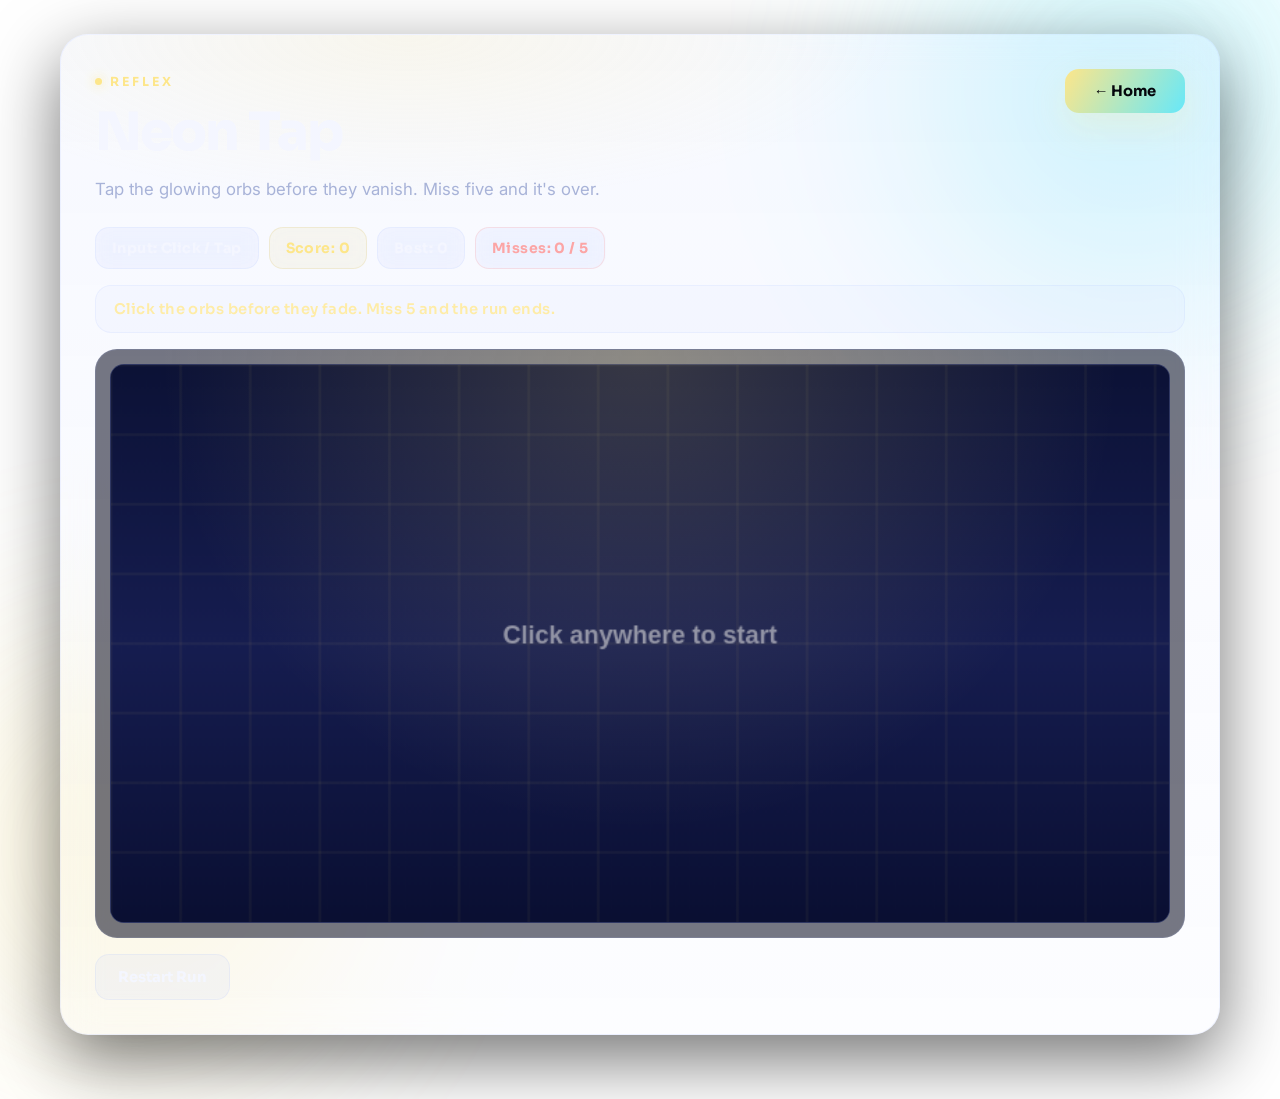
<file: neontap.html>
<!DOCTYPE html>
<html lang="en">
<head>
  <meta charset="UTF-8" />
  <meta name="viewport" content="width=device-width, initial-scale=1.0" />
  <title>Neon Tap | Game Hub</title>
  <link rel="stylesheet" href="style.css" />
</head>
<body class="theme-arcade">
  <div class="page-shell">
    <main class="game-page-wrap">
      <section class="game-panel">
        <div class="game-topbar">
          <div class="game-header-left">
            <p class="eyebrow">Reflex</p>
            <h1>Neon Tap</h1>
            <p class="game-subtext">
              Tap the glowing orbs before they vanish. Miss five and it's over.
            </p>
          </div>
          <a href="index.html" class="back-link">&larr; Home</a>
        </div>

        <div class="info-row">
          <div class="status-box">Input: Click / Tap</div>
          <div class="status-box is-accent" id="tapScoreBox">Score: 0</div>
          <div class="status-box" id="tapBestBox">Best: 0</div>
          <div class="status-box is-alert" id="tapMissBox">Misses: 0 / 5</div>
        </div>

        <div class="message-banner" id="tapMessage">Click the orbs before they fade. Miss 5 and the run ends.</div>

        <div class="canvas-stage">
          <canvas id="tapCanvas" class="game-canvas" width="760" height="400"></canvas>
        </div>

        <div class="bottom-actions">
          <button class="secondary-button" id="tapRestart">Restart Run</button>
        </div>
      </section>
    </main>
  </div>

  <script>
    const tapCanvas = document.getElementById("tapCanvas");
    const tapCtx = tapCanvas.getContext("2d");
    const tapScoreBox = document.getElementById("tapScoreBox");
    const tapBestBox = document.getElementById("tapBestBox");
    const tapMissBox = document.getElementById("tapMissBox");
    const tapRestart = document.getElementById("tapRestart");
    const tapMessage = document.getElementById("tapMessage");

    const W = 760, H = 400;
    const MAX_MISSES = 5;
    const ORB_LIFETIME = 105;
    const ORB_COLORS = ["#ffe27a", "#5ec1ff", "#8cffb2", "#ff8de1", "#89f7ff", "#ffb870"];

    let orbs = [];
    let tapScore = 0;
    let tapBest = Number(localStorage.getItem("neonTapBest") || 0);
    let tapMisses = 0;
    let tapGameOver = false;
    let tapStarted = false;
    let tapFrame = 0;

    tapBestBox.textContent = "Best: " + tapBest;

    function setTapMessage(msg) { tapMessage.textContent = msg; }

    function drawRoundedRect(ctx, x, y, w, h, r) {
      const rr = Math.min(r, w / 2, h / 2);
      ctx.beginPath();
      ctx.moveTo(x + rr, y);
      ctx.lineTo(x + w - rr, y);
      ctx.quadraticCurveTo(x + w, y, x + w, y + rr);
      ctx.lineTo(x + w, y + h - rr);
      ctx.quadraticCurveTo(x + w, y + h, x + w - rr, y + h);
      ctx.lineTo(x + rr, y + h);
      ctx.quadraticCurveTo(x, y + h, x, y + h - rr);
      ctx.lineTo(x, y + rr);
      ctx.quadraticCurveTo(x, y, x + rr, y);
      ctx.closePath();
    }

    function spawnOrb() {
      if (orbs.filter(o => o.state === "active").length >= 7) return;
      const r = Math.random() * 14 + 22;
      const margin = r + 14;
      const color = ORB_COLORS[Math.floor(Math.random() * ORB_COLORS.length)];
      orbs.push({
        x: Math.random() * (W - margin * 2) + margin,
        y: Math.random() * (H - margin * 2) + margin,
        r, color,
        age: 0,
        state: "active",
        deathAge: 0
      });
    }

    function resetTapGame() {
      orbs = [];
      tapScore = 0;
      tapMisses = 0;
      tapGameOver = false;
      tapStarted = false;
      tapFrame = 0;
      tapScoreBox.textContent = "Score: 0";
      tapMissBox.textContent = "Misses: 0 / 5";
      setTapMessage("Click the orbs before they fade. Miss 5 and the run ends.");
    }

    function drawBackground() {
      const grad = tapCtx.createLinearGradient(0, 0, 0, H);
      grad.addColorStop(0, "#0c1236");
      grad.addColorStop(0.5, "#161d50");
      grad.addColorStop(1, "#0a0f32");
      tapCtx.fillStyle = grad;
      tapCtx.fillRect(0, 0, W, H);

      tapCtx.strokeStyle = "rgba(255, 226, 122, 0.09)";
      tapCtx.lineWidth = 1;
      for (let x = 0; x < W; x += 50) {
        tapCtx.beginPath(); tapCtx.moveTo(x, 0); tapCtx.lineTo(x, H); tapCtx.stroke();
      }
      for (let y = 0; y < H; y += 50) {
        tapCtx.beginPath(); tapCtx.moveTo(0, y); tapCtx.lineTo(W, y); tapCtx.stroke();
      }
    }

    function drawOrbs() {
      orbs.forEach(o => {
        if (o.state === "dead") return;

        let scale = 1, alpha = 1;

        if (o.state === "active") {
          const popIn = Math.min(o.age / 10, 1);
          scale = 0.2 + popIn * 0.8;
          alpha = popIn;
        } else if (o.state === "clicked") {
          const dp = o.deathAge / 18;
          scale = 1 + dp * 0.9;
          alpha = 1 - dp;
        } else if (o.state === "expired") {
          const dp = o.deathAge / 18;
          scale = 1 - dp * 0.8;
          alpha = 1 - dp;
        }

        tapCtx.save();
        tapCtx.translate(o.x, o.y);
        tapCtx.scale(scale, scale);
        tapCtx.globalAlpha = Math.max(0, alpha);

        if (o.state === "active") {
          const lifeRatio = 1 - o.age / ORB_LIFETIME;
          tapCtx.strokeStyle = o.color;
          tapCtx.lineWidth = 2.5;
          tapCtx.globalAlpha = Math.max(0, alpha * lifeRatio * 0.9);
          tapCtx.beginPath();
          tapCtx.arc(0, 0, o.r + 11, -Math.PI / 2, -Math.PI / 2 + lifeRatio * Math.PI * 2);
          tapCtx.stroke();
          tapCtx.globalAlpha = Math.max(0, alpha);
        }

        tapCtx.shadowColor = o.color;
        tapCtx.shadowBlur = o.state === "clicked" ? 32 : 18;
        tapCtx.fillStyle = o.color + "38";
        tapCtx.beginPath();
        tapCtx.arc(0, 0, o.r, 0, Math.PI * 2);
        tapCtx.fill();

        tapCtx.strokeStyle = o.color;
        tapCtx.lineWidth = 2.4;
        tapCtx.beginPath();
        tapCtx.arc(0, 0, o.r, 0, Math.PI * 2);
        tapCtx.stroke();

        tapCtx.shadowBlur = 0;
        tapCtx.fillStyle = "rgba(255,255,255,0.38)";
        tapCtx.beginPath();
        tapCtx.arc(-o.r * 0.28, -o.r * 0.3, o.r * 0.24, 0, Math.PI * 2);
        tapCtx.fill();

        tapCtx.restore();
      });
    }

    function drawStartPrompt() {
      if (tapStarted || tapGameOver) return;
      tapCtx.fillStyle = "rgba(255,255,255,0.5)";
      tapCtx.font = "bold 18px Arial";
      tapCtx.textAlign = "center";
      tapCtx.fillText("Click anywhere to start", W / 2, H / 2);
      tapCtx.textAlign = "left";
    }

    function drawTapOverlay() {
      if (!tapGameOver) return;
      tapCtx.fillStyle = "rgba(6, 10, 24, 0.76)";
      drawRoundedRect(tapCtx, (W - 280) / 2, (H - 124) / 2, 280, 124, 18);
      tapCtx.fill();
      tapCtx.fillStyle = "#ffffff";
      tapCtx.font = "bold 28px Arial";
      tapCtx.textAlign = "center";
      tapCtx.fillText("Run Over", W / 2, H / 2 - 12);
      tapCtx.font = "15px Arial";
      tapCtx.fillStyle = "#bcc8e5";
      tapCtx.fillText("Press Restart for another run", W / 2, H / 2 + 18);
      tapCtx.fillStyle = "#ffffff";
      tapCtx.fillText("Final score: " + tapScore, W / 2, H / 2 + 44);
      tapCtx.textAlign = "left";
    }

    function updateOrbs() {
      if (!tapStarted || tapGameOver) return;

      const spawnRate = Math.max(22, 80 - Math.floor(tapScore / 4) * 6);
      if (tapFrame % spawnRate === 0) spawnOrb();

      orbs.forEach(o => {
        if (o.state === "active") {
          o.age++;
          if (o.age >= ORB_LIFETIME) {
            o.state = "expired";
            tapMisses++;
            tapMissBox.textContent = "Misses: " + tapMisses + " / " + MAX_MISSES;
            if (tapMisses >= MAX_MISSES) {
              tapGameOver = true;
              setTapMessage("5 misses — run over. Final score: " + tapScore + ". Restart to go again.");
            } else {
              setTapMessage((MAX_MISSES - tapMisses) + " miss" + (MAX_MISSES - tapMisses !== 1 ? "es" : "") + " left. Stay focused.");
            }
          }
        } else if (o.state === "clicked" || o.state === "expired") {
          o.deathAge++;
          if (o.deathAge >= 18) o.state = "dead";
        }
      });

      orbs = orbs.filter(o => o.state !== "dead");
      tapFrame++;
    }

    function handleTapClick(e) {
      if (tapGameOver) return;

      if (!tapStarted) {
        tapStarted = true;
        setTapMessage("Tap the orbs as they appear. Speed increases with your score.");
        return;
      }

      const rect = tapCanvas.getBoundingClientRect();
      const scaleX = W / rect.width;
      const scaleY = H / rect.height;
      const mx = (e.clientX - rect.left) * scaleX;
      const my = (e.clientY - rect.top) * scaleY;

      for (let i = orbs.length - 1; i >= 0; i--) {
        const o = orbs[i];
        if (o.state !== "active") continue;
        if (Math.hypot(mx - o.x, my - o.y) <= o.r) {
          o.state = "clicked";
          tapScore++;
          tapScoreBox.textContent = "Score: " + tapScore;
          if (tapScore > tapBest) {
            tapBest = tapScore;
            localStorage.setItem("neonTapBest", tapBest);
            tapBestBox.textContent = "Best: " + tapBest;
            setTapMessage("New best! " + tapBest + " orbs tapped.");
          } else if (tapScore % 10 === 0) {
            setTapMessage("On fire! " + tapScore + " taps and counting.");
          }
          break;
        }
      }
    }

    function tapLoop() {
      drawBackground();
      updateOrbs();
      drawOrbs();
      drawStartPrompt();
      drawTapOverlay();
      requestAnimationFrame(tapLoop);
    }

    tapCanvas.addEventListener("click", handleTapClick);
    tapRestart.addEventListener("click", resetTapGame);
    resetTapGame();
    tapLoop();
  </script>
</body>
</html>
</file>
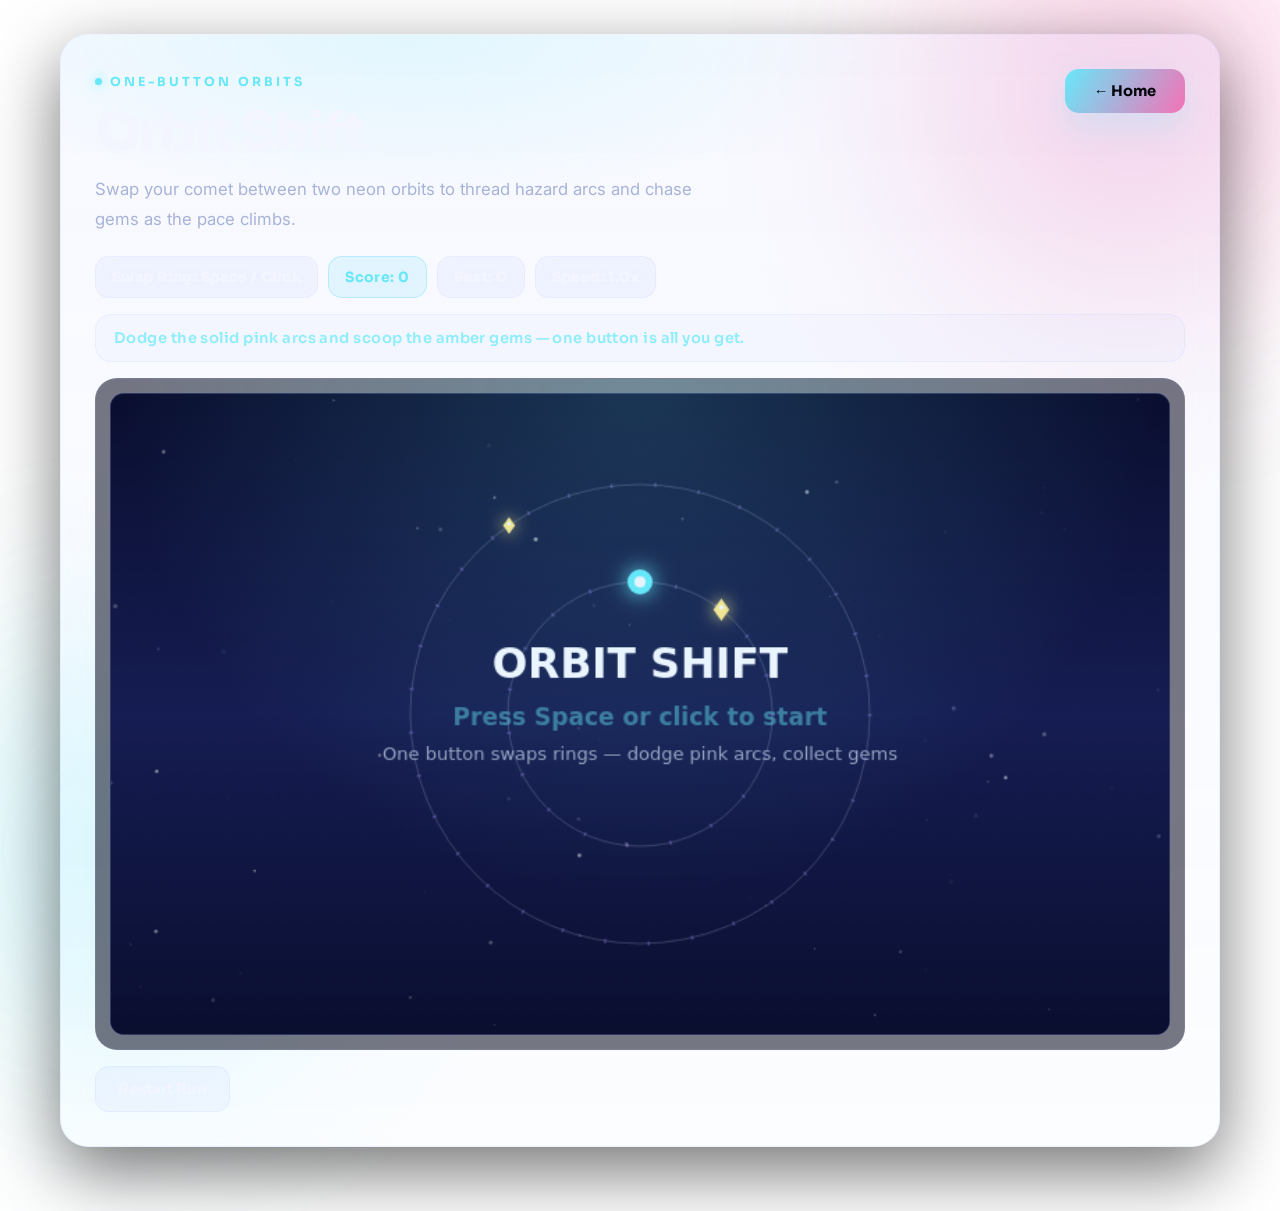
<file: orbit.html>
<!DOCTYPE html>
<html lang="en">
<head>
  <meta charset="UTF-8" />
  <meta name="viewport" content="width=device-width, initial-scale=1.0" />
  <title>Orbit Shift | Game Hub</title>
  <link rel="stylesheet" href="style.css" />
</head>
<body class="theme-neon">
  <div class="page-shell">
    <main class="game-page-wrap">
      <section class="game-panel">
        <div class="game-topbar">
          <div class="game-header-left">
            <p class="eyebrow">One-Button Orbits</p>
            <h1>Orbit Shift</h1>
            <p class="game-subtext">Swap your comet between two neon orbits to thread hazard arcs and chase gems as the pace climbs.</p>
          </div>
          <a href="index.html" class="back-link">&larr; Home</a>
        </div>
        <div class="info-row">
          <div class="status-box">Swap Ring: Space / Click</div>
          <div class="status-box is-accent" id="orbitScoreBox">Score: 0</div>
          <div class="status-box" id="orbitBestBox">Best: 0</div>
          <div class="status-box" id="orbitSpeedBox">Speed: 1.0x</div>
        </div>
        <div class="message-banner" id="orbitMessage">Dodge the solid pink arcs and scoop the amber gems &mdash; one button is all you get.</div>
        <div class="canvas-stage">
          <canvas id="orbitCanvas" class="game-canvas" width="760" height="460"></canvas>
        </div>
        <div class="bottom-actions">
          <button class="secondary-button" id="orbitRestart">Restart Run</button>
        </div>
      </section>
    </main>
  </div>
  <script>
  (() => {
    'use strict';
    const canvas = document.getElementById('orbitCanvas');
    const ctx = canvas.getContext('2d');
    const scoreBox = document.getElementById('orbitScoreBox');
    const bestBox = document.getElementById('orbitBestBox');
    const speedBox = document.getElementById('orbitSpeedBox');
    const messageBox = document.getElementById('orbitMessage');
    const restartBtn = document.getElementById('orbitRestart');

    const W = 760, H = 460, CX = 380, CY = 230;
    const TAU = Math.PI * 2;
    const STEP = 1 / 60;
    const RINGS = [95, 165];
    const BASE_OMEGA = 0.030;
    const BEST_KEY = 'orbitShiftBest';
    const FONT = '"Segoe UI", system-ui, sans-serif';

    const CYAN = '#67e8f9', PINK = '#f472b6', AMBER = '#fde68a',
          GREEN = '#86efac', WHITE = '#f4f6ff', SOFT = '#9aa3c2';

    canvas.style.touchAction = 'none';

    // cached background gradient + static twinkle stars
    const bgGrad = ctx.createLinearGradient(0, 0, 0, H);
    bgGrad.addColorStop(0, '#0a0f30');
    bgGrad.addColorStop(0.5, '#161d52');
    bgGrad.addColorStop(1, '#0a0f30');

    const stars = [];
    for (let i = 0; i < 70; i++) {
      stars.push({
        x: Math.random() * W, y: Math.random() * H,
        r: 0.4 + Math.random() * 1.2,
        base: 0.2 + Math.random() * 0.4,
        spd: 0.6 + Math.random() * 1.4,
        ph: Math.random() * TAU
      });
    }

    // ---- state ----
    let state = 'ready'; // ready | playing | over
    let score = 0, best = 0, speedMult = 1, elapsedSteps = 0, overSteps = 0, newBest = false;
    let shake = 0, arcTimer = 0, gemTimer = 0;
    const comet = { ring: 0, a: 0, r: RINGS[0], x: 0, y: 0, tweenFrom: 0, tweenTo: 0, tweenT: 1, tweening: false };
    let arcs = [], gems = [], particles = [], popups = [], ripples = [], trail = [];

    // ---- guarded DOM writes ----
    let scoreText = '', bestText = '', msgText = '', speedRounded = -1;
    const setScoreBox = () => { const t = 'Score: ' + score; if (t !== scoreText) { scoreText = t; scoreBox.textContent = t; } };
    const setBestBox = () => { const t = 'Best: ' + best; if (t !== bestText) { bestText = t; bestBox.textContent = t; } };
    const setMessage = (t) => { if (t !== msgText) { msgText = t; messageBox.textContent = t; } };
    const setSpeedBox = () => {
      const r = Math.round(speedMult * 10) / 10;
      if (r !== speedRounded) { speedRounded = r; speedBox.textContent = 'Speed: ' + r.toFixed(1) + 'x'; }
    };

    // ---- helpers ----
    const norm = (a) => { a %= TAU; return a < 0 ? a + TAU : a; };
    const inSpan = (angle, start, len, pad) => norm(angle - start + pad) <= len + pad * 2;
    const easeOut = (t) => 1 - Math.pow(1 - t, 3);

    function cometPos() {
      comet.x = CX + Math.cos(comet.a) * comet.r;
      comet.y = CY + Math.sin(comet.a) * comet.r;
    }

    function loadBest() {
      try { best = parseInt(localStorage.getItem(BEST_KEY), 10) || 0; } catch (err) { best = 0; }
    }

    function saveBest() {
      try { localStorage.setItem(BEST_KEY, String(best)); } catch (err) { /* storage unavailable */ }
    }

    function spawnBurst(x, y, n, color, power) {
      for (let i = 0; i < n; i++) {
        if (particles.length >= 220) particles.shift();
        const ang = Math.random() * TAU;
        const sp = power * (0.35 + Math.random() * 0.9);
        const life = 26 + Math.floor(Math.random() * 26);
        particles.push({ x, y, vx: Math.cos(ang) * sp, vy: Math.sin(ang) * sp, life, maxLife: life, size: 1.4 + Math.random() * 2.2, color });
      }
    }

    function addPopup(x, y, text, color, big) {
      popups.push({ x, y, text, color, big: !!big, life: 62, maxLife: 62 });
    }

    function spawnArc() {
      for (let tries = 0; tries < 24; tries++) {
        const ring = Math.random() < 0.5 ? 0 : 1;
        const start = Math.random() * TAU;
        const len = (40 + Math.random() * 40) * Math.PI / 180;
        if (ring === comet.ring && inSpan(comet.a, start, len, 0.5)) continue;
        arcs.push({ ring, start, len, state: 'warn', age: 0, life: 360 + Math.floor(Math.random() * 240) });
        return;
      }
    }

    function spawnGem() {
      for (let tries = 0; tries < 24; tries++) {
        const ring = Math.random() < 0.5 ? 0 : 1;
        const a = Math.random() * TAU;
        let blocked = false;
        for (const arc of arcs) {
          if (arc.ring === ring && arc.state !== 'fade' && inSpan(a, arc.start, arc.len, 0.15)) { blocked = true; break; }
        }
        if (blocked) continue;
        const r = RINGS[ring];
        gems.push({ ring, a, x: CX + Math.cos(a) * r, y: CY + Math.sin(a) * r, ph: Math.random() * TAU });
        return;
      }
    }

    function swapRing() {
      spawnBurst(comet.x, comet.y, 5, CYAN, 2.4);
      comet.ring = 1 - comet.ring;
      comet.tweenFrom = comet.r;
      comet.tweenTo = RINGS[comet.ring];
      comet.tweenT = 0;
      comet.tweening = true;
    }

    function die() {
      state = 'over';
      overSteps = 0;
      spawnBurst(comet.x, comet.y, 18, PINK, 3.4);
      shake = 14;
      newBest = score > best;
      if (newBest) { best = score; saveBest(); setBestBox(); }
      setMessage('Splashed on a hazard arc — press Space or click to relaunch.');
    }

    function reset() {
      score = 0; speedMult = 1; elapsedSteps = 0; shake = 0; newBest = false;
      arcs = []; gems = []; particles = []; popups = []; ripples = []; trail = [];
      arcTimer = 40; gemTimer = 30;
      comet.ring = 0;
      comet.a = norm(-Math.PI / 2);
      comet.r = RINGS[0];
      comet.tweening = false;
      comet.tweenT = 1;
      cometPos();
      spawnGem();
      spawnGem();
      setScoreBox();
      setSpeedBox();
    }

    function startRun() {
      state = 'playing';
      setMessage('Stay off the solid pink arcs — every amber gem is a point.');
    }

    // ---- input ----
    function getCanvasPoint(e) {
      const rect = canvas.getBoundingClientRect();
      return {
        x: (e.clientX - rect.left) * (canvas.width / rect.width),
        y: (e.clientY - rect.top) * (canvas.height / rect.height)
      };
    }

    function action(pt) {
      if (state === 'ready') { startRun(); return; }
      if (state === 'playing') {
        swapRing();
        if (pt) ripples.push({ x: pt.x, y: pt.y, t: 0 });
        return;
      }
      if (state === 'over' && overSteps > 20) { reset(); startRun(); }
    }

    window.addEventListener('keydown', (e) => {
      if (e.code === 'Space' || e.code.indexOf('Arrow') === 0) e.preventDefault();
      if (e.code === 'Space' && !e.repeat) action(null);
    });
    canvas.addEventListener('pointerdown', (e) => {
      e.preventDefault();
      action(getCanvasPoint(e));
    });
    restartBtn.addEventListener('click', () => { reset(); startRun(); });

    // ---- fixed-timestep update ----
    function step() {
      for (let i = particles.length - 1; i >= 0; i--) {
        const p = particles[i];
        p.x += p.vx; p.y += p.vy; p.vx *= 0.94; p.vy *= 0.94;
        if (--p.life <= 0) particles.splice(i, 1);
      }
      for (let i = popups.length - 1; i >= 0; i--) {
        const p = popups[i];
        p.y -= 0.7;
        if (--p.life <= 0) popups.splice(i, 1);
      }
      for (let i = ripples.length - 1; i >= 0; i--) {
        ripples[i].t += 0.06;
        if (ripples[i].t >= 1) ripples.splice(i, 1);
      }
      if (shake > 0) { shake *= 0.88; if (shake < 0.25) shake = 0; }
      if (state === 'over') { overSteps++; return; }
      if (state !== 'playing') return;

      elapsedSteps++;
      speedMult = Math.min(2.2, speedMult + 0.00008);
      setSpeedBox();

      // comet (counterclockwise on screen)
      comet.a = norm(comet.a - BASE_OMEGA * speedMult);
      if (comet.tweening) {
        comet.tweenT = Math.min(1, comet.tweenT + 1 / 8);
        comet.r = comet.tweenFrom + (comet.tweenTo - comet.tweenFrom) * easeOut(comet.tweenT);
        if (comet.tweenT >= 1) { comet.tweening = false; comet.r = comet.tweenTo; }
      }
      cometPos();
      trail.push({ x: comet.x, y: comet.y });
      if (trail.length > 16) trail.shift();

      // hazard arcs
      arcTimer--;
      const maxArcs = Math.min(6, 2 + Math.floor(elapsedSteps / 900));
      let active = 0;
      for (const arc of arcs) { if (arc.state !== 'fade') active++; }
      if (active < maxArcs && arcTimer <= 0) {
        spawnArc();
        arcTimer = 24 + Math.floor(Math.random() * 48);
      }
      for (let i = arcs.length - 1; i >= 0; i--) {
        const arc = arcs[i];
        arc.age++;
        if (arc.state === 'warn' && arc.age >= 60) { arc.state = 'live'; arc.age = 0; }
        else if (arc.state === 'live' && arc.age >= arc.life) { arc.state = 'fade'; arc.age = 0; }
        else if (arc.state === 'fade' && arc.age >= 40) { arcs.splice(i, 1); continue; }
        if (arc.state === 'live' && Math.abs(comet.r - RINGS[arc.ring]) < 10 && inSpan(comet.a, arc.start, arc.len, 0)) {
          die();
          return;
        }
      }

      // gems
      gemTimer--;
      if (gems.length < 3 && gemTimer <= 0) {
        spawnGem();
        gemTimer = 30 + Math.floor(Math.random() * 60);
      }
      for (let i = gems.length - 1; i >= 0; i--) {
        const g = gems[i];
        const dx = comet.x - g.x, dy = comet.y - g.y;
        if (dx * dx + dy * dy <= 256) {
          gems.splice(i, 1);
          score++;
          setScoreBox();
          spawnBurst(g.x, g.y, 8, AMBER, 2.6);
          addPopup(g.x, g.y - 14, '+1', AMBER, false);
          if (score % 10 === 0) addPopup(g.x, g.y - 34, 'ON FIRE', PINK, true);
        }
      }
    }

    // ---- drawing ----
    function rr(x, y, w, h, r) {
      ctx.beginPath();
      ctx.moveTo(x + r, y);
      ctx.arcTo(x + w, y, x + w, y + h, r);
      ctx.arcTo(x + w, y + h, x, y + h, r);
      ctx.arcTo(x, y + h, x, y, r);
      ctx.arcTo(x, y, x + w, y, r);
      ctx.closePath();
    }

    function drawRings() {
      ctx.lineCap = 'butt';
      ctx.lineWidth = 1;
      ctx.strokeStyle = 'rgba(154, 163, 194, 0.30)';
      for (let i = 0; i < 2; i++) {
        ctx.beginPath();
        ctx.arc(CX, CY, RINGS[i], 0, TAU);
        ctx.stroke();
      }
      ctx.setLineDash([1.5, 30]);
      ctx.lineWidth = 3;
      ctx.strokeStyle = 'rgba(167, 139, 250, 0.35)';
      for (let i = 0; i < 2; i++) {
        ctx.beginPath();
        ctx.arc(CX, CY, RINGS[i], 0, TAU);
        ctx.stroke();
      }
      ctx.setLineDash([]);
    }

    function drawArcs() {
      ctx.lineCap = 'round';
      ctx.strokeStyle = PINK;
      for (const arc of arcs) {
        if (arc.state === 'warn') {
          ctx.globalAlpha = 0.10 + 0.30 * (arc.age / 60);
          ctx.lineWidth = 1.5;
        } else if (arc.state === 'live') {
          ctx.globalAlpha = 0.95;
          ctx.lineWidth = 3.5;
        } else {
          ctx.globalAlpha = 0.6 * Math.max(0, 1 - arc.age / 40);
          ctx.lineWidth = 3.5;
        }
        ctx.beginPath();
        ctx.arc(CX, CY, RINGS[arc.ring], arc.start, arc.start + arc.len);
        ctx.stroke();
      }
      ctx.globalAlpha = 1;
    }

    function drawTrail() {
      ctx.fillStyle = CYAN;
      for (let i = 0; i < trail.length; i++) {
        const f = (i + 1) / trail.length;
        ctx.globalAlpha = f * f * 0.35;
        ctx.beginPath();
        ctx.arc(trail[i].x, trail[i].y, 1 + f * 6, 0, TAU);
        ctx.fill();
      }
      ctx.globalAlpha = 1;
    }

    function drawGems(t) {
      for (const g of gems) {
        const s = 1 + 0.14 * Math.sin(t * 3.2 + g.ph);
        ctx.save();
        ctx.translate(g.x, g.y);
        ctx.scale(s, s);
        ctx.shadowColor = AMBER;
        ctx.shadowBlur = 12;
        ctx.fillStyle = AMBER;
        ctx.beginPath();
        ctx.moveTo(0, -7);
        ctx.lineTo(5, 0);
        ctx.lineTo(0, 7);
        ctx.lineTo(-5, 0);
        ctx.closePath();
        ctx.fill();
        ctx.shadowBlur = 0;
        ctx.fillStyle = WHITE;
        ctx.beginPath();
        ctx.arc(0, -1.5, 1.4, 0, TAU);
        ctx.fill();
        ctx.restore();
      }
    }

    function drawComet() {
      const stretch = comet.tweening ? 1 + 0.55 * (1 - comet.tweenT) : 1;
      ctx.save();
      ctx.translate(comet.x, comet.y);
      ctx.rotate(comet.a);
      ctx.scale(stretch, 1 / stretch);
      ctx.shadowColor = CYAN;
      ctx.shadowBlur = 16;
      ctx.fillStyle = CYAN;
      ctx.beginPath();
      ctx.arc(0, 0, 9, 0, TAU);
      ctx.fill();
      ctx.shadowBlur = 0;
      ctx.fillStyle = WHITE;
      ctx.beginPath();
      ctx.arc(0, 0, 4, 0, TAU);
      ctx.fill();
      ctx.restore();
    }

    function drawParticles() {
      for (const p of particles) {
        ctx.globalAlpha = Math.max(0, p.life / p.maxLife);
        ctx.fillStyle = p.color;
        ctx.beginPath();
        ctx.arc(p.x, p.y, p.size, 0, TAU);
        ctx.fill();
      }
      ctx.globalAlpha = 1;
    }

    function drawPopups() {
      ctx.textAlign = 'center';
      ctx.textBaseline = 'middle';
      for (const p of popups) {
        ctx.globalAlpha = Math.max(0, p.life / p.maxLife);
        ctx.font = (p.big ? '800 20px ' : '700 15px ') + FONT;
        ctx.fillStyle = p.color;
        ctx.fillText(p.text, p.x, p.y);
      }
      ctx.globalAlpha = 1;
    }

    function drawRipples() {
      ctx.strokeStyle = CYAN;
      ctx.lineWidth = 1.5;
      for (const r of ripples) {
        ctx.globalAlpha = (1 - r.t) * 0.45;
        ctx.beginPath();
        ctx.arc(r.x, r.y, 6 + r.t * 24, 0, TAU);
        ctx.stroke();
      }
      ctx.globalAlpha = 1;
    }

    function drawReady(t) {
      ctx.textAlign = 'center';
      ctx.textBaseline = 'middle';
      ctx.fillStyle = WHITE;
      ctx.font = '800 30px ' + FONT;
      ctx.fillText('ORBIT SHIFT', CX, CY - 34);
      ctx.globalAlpha = 0.72 + 0.28 * Math.sin(t * 3);
      ctx.fillStyle = CYAN;
      ctx.font = '600 17px ' + FONT;
      ctx.fillText('Press Space or click to start', CX, CY + 4);
      ctx.globalAlpha = 1;
      ctx.fillStyle = SOFT;
      ctx.font = '500 13px ' + FONT;
      ctx.fillText('One button swaps rings — dodge pink arcs, collect gems', CX, CY + 30);
    }

    function drawOver() {
      const bw = 400, bh = 216;
      const bx = CX - bw / 2, by = CY - bh / 2;
      rr(bx, by, bw, bh, 18);
      ctx.fillStyle = 'rgba(5, 8, 20, 0.78)';
      ctx.fill();
      ctx.lineWidth = 1;
      ctx.strokeStyle = 'rgba(103, 232, 249, 0.45)';
      ctx.stroke();
      ctx.textAlign = 'center';
      ctx.textBaseline = 'middle';
      ctx.fillStyle = PINK;
      ctx.font = '800 28px ' + FONT;
      ctx.fillText('ORBIT LOST', CX, by + 48);
      ctx.fillStyle = WHITE;
      ctx.font = '700 20px ' + FONT;
      ctx.fillText('Score: ' + score, CX, by + 92);
      ctx.fillStyle = newBest ? GREEN : SOFT;
      ctx.font = '600 15px ' + FONT;
      ctx.fillText(newBest ? 'New best: ' + best + '!' : 'Best: ' + best, CX, by + 122);
      ctx.fillStyle = SOFT;
      ctx.font = '500 13px ' + FONT;
      ctx.fillText('Space, click, or Restart Run to fly again', CX, by + 164);
    }

    function draw(t) {
      ctx.fillStyle = bgGrad;
      ctx.fillRect(0, 0, W, H);
      ctx.fillStyle = WHITE;
      for (let i = 0; i < stars.length; i++) {
        const s = stars[i];
        ctx.globalAlpha = s.base * (0.55 + 0.45 * Math.sin(t * s.spd + s.ph));
        ctx.beginPath();
        ctx.arc(s.x, s.y, s.r, 0, TAU);
        ctx.fill();
      }
      ctx.globalAlpha = 1;

      ctx.save();
      if (shake > 0) ctx.translate((Math.random() * 2 - 1) * shake, (Math.random() * 2 - 1) * shake);
      drawRings();
      drawArcs();
      drawGems(t);
      if (state !== 'over') {
        drawTrail();
        drawComet();
      }
      drawParticles();
      drawPopups();
      drawRipples();
      ctx.restore();

      if (state === 'ready') drawReady(t);
      else if (state === 'over') drawOver();
    }

    // ---- main loop: rAF + fixed-timestep accumulator ----
    let lastTime = performance.now();
    let acc = 0;
    function frame(now) {
      let dt = (now - lastTime) / 1000;
      lastTime = now;
      if (dt > 0.1) dt = 0.1;
      if (dt < 0) dt = 0;
      acc += dt;
      while (acc >= STEP) {
        step();
        acc -= STEP;
      }
      draw(now / 1000);
      requestAnimationFrame(frame);
    }

    loadBest();
    setBestBox();
    reset();
    requestAnimationFrame(frame);
  })();
  </script>
</body>
</html>
</file>
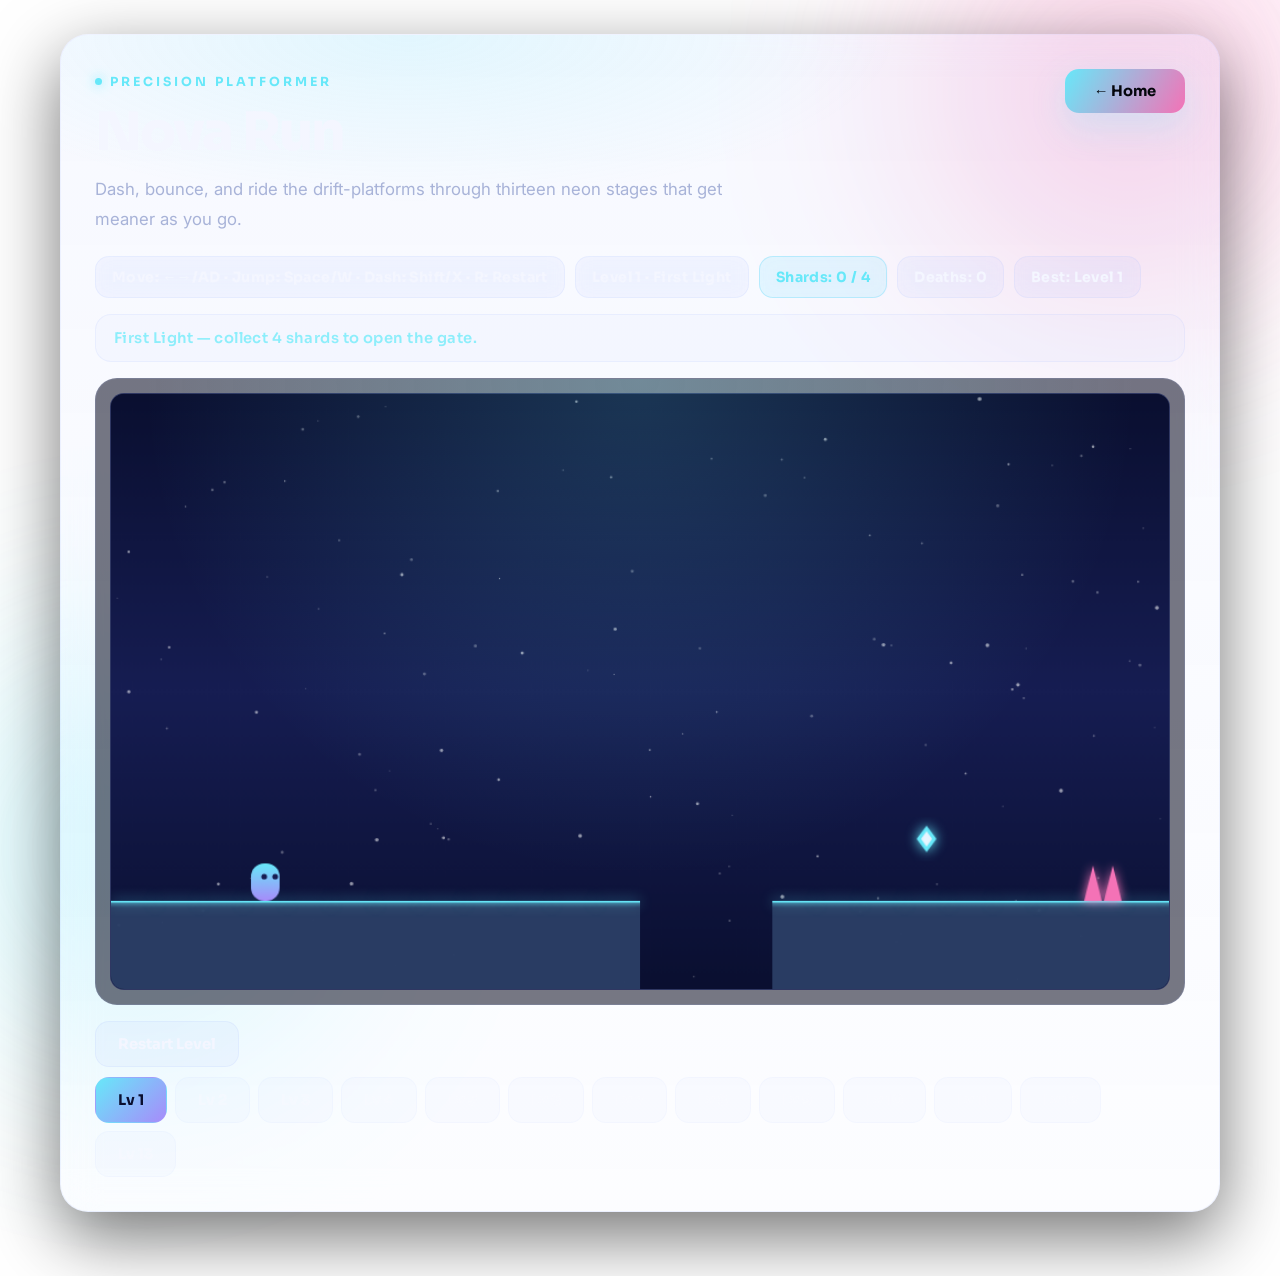
<file: platformer.html>
<!DOCTYPE html>
<html lang="en">
<head>
  <meta charset="UTF-8" />
  <meta name="viewport" content="width=device-width, initial-scale=1.0" />
  <title>Nova Run | Game Hub</title>
  <link rel="stylesheet" href="style.css" />
</head>
<body class="theme-neon">
  <div class="page-shell">
    <main class="game-page-wrap">
      <section class="game-panel">
        <div class="game-topbar">
          <div class="game-header-left">
            <p class="eyebrow">Precision Platformer</p>
            <h1>Nova Run</h1>
            <p class="game-subtext">Dash, bounce, and ride the drift-platforms through thirteen neon stages that get meaner as you go.</p>
          </div>
          <a href="index.html" class="back-link">&larr; Home</a>
        </div>
        <div class="info-row">
          <div class="status-box">Move: &larr;&rarr;/AD &middot; Jump: Space/W &middot; Dash: Shift/X &middot; R: Restart</div>
          <div class="status-box" id="novaLevelBox">Level 1 &middot; First Light</div>
          <div class="status-box is-accent" id="novaShardBox">Shards: 0 / 0</div>
          <div class="status-box" id="novaDeathBox">Deaths: 0</div>
          <div class="status-box" id="novaBestBox">Best: Level 1</div>
        </div>
        <div class="message-banner" id="novaMessage">Collect every shard to open the gate, then reach the glowing door.</div>
        <div class="canvas-stage">
          <canvas id="novaCanvas" class="game-canvas" width="960" height="540"></canvas>
        </div>
        <div class="bottom-actions">
          <button class="secondary-button" id="novaRestart">Restart Level</button>
          <span id="novaChips" style="display:inline-flex;gap:8px;flex-wrap:wrap;"></span>
        </div>
      </section>
    </main>
  </div>
  <script>
    const TILE = 40, ROWS = 15, W = 960, H = 540, WORLD_H = ROWS * TILE;
    const GRAVITY = 0.6, JUMP_V = -12.4, SPRING_V = -17.5;
    const GROUND_ACC = 0.8, AIR_ACC = 0.55, GROUND_FRICTION = 0.8, AIR_DRAG = 0.92;
    const MAX_SPEED = 5.6, MAX_FALL = 15, COYOTE = 6, BUFFER = 8;
    const DASH_SPEED = 12, DASH_FRAMES = 9;
    const PAL = { cyan: '#67e8f9', violet: '#a78bfa', pink: '#f472b6', amber: '#fde68a', green: '#86efac', white: '#f4f6ff', soft: '#9aa3c2' };

    const LEVELS = [
      { name: 'First Light', w: 62, tint: '#67e8f9', tokens: [
        '# 13 0-11 15-24 28-38 42-49 52-61', '# 14 0-11 15-24 28-38 42-49 52-61',
        '# 8 46-50', '# 11 33-35',
        'o 7 47 49', 'o 10 34', 'o 11 18',
        '^ 12 22 54', 'P 12 3', 'C 12 30', 'S 12 44', 'G 12 58' ] },
      { name: 'Twin Circuit', w: 88, tint: '#a78bfa', tokens: [
        '# 13 0-13 17-27 31-43 50-63 67-87', '# 14 0-13 17-27 31-43 50-63 67-87',
        '# 11 18-20', '# 10 36-38', '# 8 69-74',
        'o 10 19', 'o 9 37', 'o 7 70 72', 'o 12 10 55', 'o 9 46 47',
        '^ 12 24 41 61', 'P 12 3', 'C 12 33 60', 'S 12 68', 'G 12 84' ] },
      { name: 'Skyline Steps', w: 92, tint: '#f472b6', tokens: [
        '# 13 0-9 13-22 27-36 46-58 62-73 80-91', '# 14 0-9 13-22 27-36 46-58 62-73 80-91',
        '# 8 17-20', '# 11 33-35', '# 9 38-41', '# 8 44-46',
        'o 7 18', 'o 10 34', 'o 8 39 40', 'o 7 45', 'o 9 76 77', 'o 12 5 70',
        '^ 12 20 49 65', 'P 12 3', 'C 12 30 52 82', 'S 12 15', 'G 12 88' ] },
      { name: 'Spring Vault', w: 96, tint: '#86efac', tokens: [
        '# 13 0-11 15-30 34-47 56-69 73-83 87-95', '# 14 0-11 15-30 34-47 56-69 73-83 87-95',
        '# 7 42-45', '# 9 50-53', '# 11 26-28',
        'o 6 43 44', 'o 8 51 52', 'o 10 27', 'o 12 8 78', 'o 8 91 92',
        '^ 12 21 22 37 60 61 66 80', 'P 12 3', 'C 12 17 58 75', 'S 12 40 91', 'G 12 94' ] },
      { name: 'Crown Gauntlet', w: 110, tint: '#fde68a', tokens: [
        '# 13 0-9 13-24 31-42 46-60 70-82 86-97 101-109', '# 14 0-9 13-24 31-42 46-60 70-82 86-97 101-109',
        '# 8 51-54', '# 11 58-60', '# 10 62-64', '# 9 66-68',
        'o 7 52 53', 'o 9 63', 'o 8 67', 'o 9 27 28', 'o 8 104 105', 'o 12 5 20 39 78 93',
        '^ 12 17 34 35 56 74 90 91 95', 'P 12 3', 'C 12 14 32 71 87', 'S 12 49 103', 'G 12 107' ] },
      { name: 'Comet Alley', w: 104, tint: '#5eead4', tokens: [
        '# 13 0-9 16-27 32-45 52-65 70-81 88-103', '# 14 0-9 16-27 32-45 52-65 70-81 88-103',
        '# 8 37-40', '# 10 42-44',
        'o 7 38 39', 'o 9 43', 'o 9 12 13 48 49 84 85', 'o 12 6 63 78 99',
        '^ 12 22 38 58 74 94', 'P 12 3', 'C 12 18 54 90', 'S 12 35', 'G 12 100' ] },
      { name: 'Spring Skyway', w: 108, tint: '#fda4af', tokens: [
        '# 13 0-11 15-34 38-57 61-80 84-107', '# 14 0-11 15-34 38-57 61-80 84-107',
        '# 8 19-23 27-31 41-45 55-59 66-70 80-84', '# 7 34-38 48-52 73-77',
        'o 7 21 29 43 57 68 82', 'o 6 35 36 50 75', 'o 12 5 88 99',
        '^ 12 20 21 27 28 44 45 51 52 67 68 74 75 92 93',
        'P 12 3', 'C 12 39 62 86', 'S 12 17 64', 'G 12 104' ] },
      { name: 'Nova Finale', w: 120, tint: '#93c5fd', tokens: [
        '# 13 0-9 14-25 32-43 47-58 68-79 86-99 103-119', '# 14 0-9 14-25 32-43 47-58 68-79 86-99 103-119',
        '# 8 52-55', '# 11 56-58', '# 10 60-62', '# 9 64-66',
        'o 7 53 54', 'o 9 61', 'o 8 65', 'o 9 28 29 82 83', 'o 8 111 112', 'o 12 6 21 40 76 93 107',
        '^ 12 17 36 37 71 72 89 96 106',
        'P 12 3', 'C 12 15 33 69 87', 'S 12 50 110', 'G 12 116' ] },
      { name: 'Drift Docks', w: 100, tint: '#7dd3fc',
        hint: 'ride the drifting ferries between the islands.',
        tokens: [
        '# 13 0-9 24-32 48-56 72-79 92-99', '# 14 0-9 24-32 48-56 72-79 92-99',
        'o 10 16 40 64 86', 'o 12 5 27 52 75',
        '^ 12 30 76', 'P 12 3', 'C 12 26 50 74', 'G 12 96' ],
        movers: [
        { x: 14, y: 11, w: 3, axis: 'x', range: 150, speed: 0.011, phase: 0 },
        { x: 36, y: 11, w: 3, axis: 'x', range: 110, speed: 0.012, phase: 1.5 },
        { x: 43, y: 10, w: 3, axis: 'x', range: 110, speed: 0.012, phase: 0 },
        { x: 63, y: 11, w: 3, axis: 'x', range: 170, speed: 0.013, phase: 2.5 },
        { x: 85, y: 11, w: 3, axis: 'x', range: 140, speed: 0.014, phase: 0.7 } ] },
      { name: 'Elevator Shaft', w: 84, tint: '#c084fc',
        hint: 'ride the lifts up the towers — the only way is up.',
        tokens: [
        '# 5 58-62', '# 6 58-62', '# 7 30-34 58-62', '# 8 30-34 58-62',
        '# 9 30-34 44-48 58-62', '# 10 16-20 30-34 44-48 58-62',
        '# 11 16-20 30-34 44-48 58-62', '# 12 16-20 30-34 44-48 58-62',
        '# 13 0-11 16-20 30-34 44-48 58-62 74-83', '# 14 0-11 16-20 30-34 44-48 58-62 74-83',
        'o 9 18', 'o 6 32', 'o 8 46', 'o 4 60', 'o 9 13', 'o 6 24', 'o 6 52', 'o 8 67', 'o 12 5 78',
        '^ 12 8', '^ 4 58',
        'P 12 3', 'C 6 31', 'C 8 45', 'C 12 76', 'G 12 80' ],
        movers: [
        { x: 13, y: 11, w: 2, axis: 'y', range: 60, speed: 0.012, phase: 0 },
        { x: 24, y: 8, w: 2, axis: 'y', range: 60, speed: 0.013, phase: 1 },
        { x: 38, y: 8, w: 2, axis: 'y', range: 50, speed: 0.013, phase: 2 },
        { x: 52, y: 6, w: 2, axis: 'y', range: 80, speed: 0.014, phase: 0.5 },
        { x: 66, y: 9, w: 2, axis: 'y', range: 110, speed: 0.012, phase: 1.8 } ] },
      { name: 'Crawl Circuit', w: 96, tint: '#fb923c',
        hint: 'duck through the crawl tunnels — no jumping under the ceiling.',
        tokens: [
        '# 11 10-17 28-36 52-60 76-84',
        '# 13 0-19 23-44 48-69 73-95', '# 14 0-19 23-44 48-69 73-95',
        'o 12 5 13 32 56 80', 'o 9 21 46 71',
        '^ 12 19 25 26 40 41 50 63 64 68 74 87 88 91',
        'P 12 3', 'C 12 24 44 61', 'G 12 93' ] },
      { name: 'Phantom Crossing', w: 104, tint: '#e879f9',
        hint: 'spike fields below, ghost ferries above — pick your route.',
        tokens: [
        '# 13 0-9 14-39 44-69 74-103', '# 14 0-9 14-39 44-69 74-103',
        'o 10 22 53 80', 'o 9 31 62', 'o 6 37 38', 'o 12 5 51 67 99',
        '^ 12 16 17 18 19 24 25 26 27 33 34 35 47 48 49 55 56 57 63 64 65 78 79 80 81 82 90 96',
        'P 12 3', 'C 12 30 52 85', 'S 12 37', 'G 12 100' ],
        movers: [
        { x: 17, y: 11, w: 3, axis: 'x', range: 150, speed: 0.015, phase: 0 },
        { x: 27, y: 10, w: 3, axis: 'x', range: 130, speed: 0.016, phase: 2 },
        { x: 48, y: 11, w: 3, axis: 'x', range: 140, speed: 0.017, phase: 1 },
        { x: 59, y: 10, w: 3, axis: 'x', range: 140, speed: 0.018, phase: 2.8 } ] },
      { name: 'Singularity', w: 130, tint: '#fbbf24',
        hint: 'everything at once. Trust the checkpoints.',
        tokens: [
        '# 6 38-41', '# 7 38-41', '# 8 38-41',
        '# 9 26-29 38-41 63-66', '# 10 26-29 38-41',
        '# 11 23-24 26-29 38-41 80-88', '# 12 26-29 38-41',
        '# 13 0-17 22-45 68-97 102-115 124-129', '# 14 0-17 22-45 68-97 102-115 124-129',
        'o 8 27 57 64 127 128', 'o 5 39', 'o 6 33', 'o 12 5 74 84 94', 'o 9 99 100', 'o 10 50 119',
        '^ 12 8 31 32 78 90 91 96 106 107 108 109 110',
        'P 12 3', 'C 12 15 43 70 104 113', 'S 12 126', 'G 12 128' ],
        movers: [
        { x: 33, y: 7, w: 2, axis: 'y', range: 70, speed: 0.016, phase: 0 },
        { x: 48, y: 11, w: 3, axis: 'x', range: 130, speed: 0.018, phase: 0 },
        { x: 56, y: 9, w: 3, axis: 'x', range: 120, speed: 0.019, phase: 2 },
        { x: 118, y: 11, w: 3, axis: 'x', range: 150, speed: 0.02, phase: 0.8 } ] }
    ];

    const canvas = document.getElementById('novaCanvas');
    const ctx = canvas.getContext('2d');
    const levelBox = document.getElementById('novaLevelBox');
    const shardBox = document.getElementById('novaShardBox');
    const deathBox = document.getElementById('novaDeathBox');
    const bestBox = document.getElementById('novaBestBox');
    const banner = document.getElementById('novaMessage');
    const restartBtn = document.getElementById('novaRestart');
    const chipWrap = document.getElementById('novaChips');

    let unlocked = Math.min(LEVELS.length, Math.max(1, parseInt(localStorage.getItem('novaUnlocked') || '1', 10) || 1));
    let levelIndex = 0, grid = [], worldW = 0, tint = PAL.cyan;
    let shards = [], spikes = [], springs = [], checkpoints = [], gate = null, spawn = { x: 100, y: 460 };
    let shardTotal = 0, shardGot = 0, gateOpen = false, deaths = 0;
    let state = 'play', deadTimer = 0, clearTimer = 0, fadeAlpha = 0, t = 0;
    let camX = 0, camY = 0, shake = 0, shakeX = 0, shakeY = 0;
    let particles = [], popups = [], ghosts = [];
    let movers = [];
    let levelCanvas = null, shardSprite = null;
    let respawnPt = { x: 100, y: 460 };

    const p = { x: 0, y: 0, w: 26, h: 34, vx: 0, vy: 0, facing: 1, onGround: false, coyote: 0, jumpBuffer: 0, dashTimer: 0, dashDir: 1, dashAvail: true, scaleY: 1, support: null };
    const keys = {};
    let dashQueued = false;

    function setText(el, txt) { if (el.dataset.v !== txt) { el.dataset.v = txt; el.textContent = txt; } }
    function setBanner(txt) { setText(banner, txt); }
    function clamp(v, a, b) { return v < a ? a : v > b ? b : v; }
    function aabb(ax, ay, aw, ah, bx, by, bw, bh) { return ax < bx + bw && ax + aw > bx && ay < by + bh && ay + ah > by; }

    function rr(c, x, y, w, h, r) {
      const rad = Math.min(r, w / 2, h / 2);
      c.beginPath();
      c.moveTo(x + rad, y);
      c.arcTo(x + w, y, x + w, y + h, rad);
      c.arcTo(x + w, y + h, x, y + h, rad);
      c.arcTo(x, y + h, x, y, rad);
      c.arcTo(x, y, x + w, y, rad);
      c.closePath();
    }

    function parseLevel(def) {
      const g = [];
      for (let r = 0; r < ROWS; r++) g.push(new Array(def.w).fill('.'));
      for (const token of def.tokens) {
        const parts = token.split(/\s+/);
        const ch = parts[0], row = parseInt(parts[1], 10);
        for (let i = 2; i < parts.length; i++) {
          const spec = parts[i];
          if (spec.includes('-')) {
            const [a, b] = spec.split('-').map(Number);
            for (let c = a; c <= b; c++) g[row][c] = ch;
          } else {
            g[row][parseInt(spec, 10)] = ch;
          }
        }
      }
      return g;
    }

    function isSolid(cx, cy) {
      if (cy < 0 || cy >= ROWS) return false;
      if (cx < 0 || cx >= grid[0].length) return true;
      return grid[cy][cx] === '#';
    }

    function prerenderLevel() {
      levelCanvas = document.createElement('canvas');
      levelCanvas.width = worldW;
      levelCanvas.height = WORLD_H;
      const lc = levelCanvas.getContext('2d');
      lc.fillStyle = 'rgba(38,47,88,0.97)';
      for (let r = 0; r < ROWS; r++) for (let c = 0; c < grid[0].length; c++) {
        if (grid[r][c] === '#') lc.fillRect(c * TILE, r * TILE, TILE, TILE);
      }
      lc.fillStyle = tint + '14';
      for (let r = 0; r < ROWS; r++) for (let c = 0; c < grid[0].length; c++) {
        if (grid[r][c] === '#') lc.fillRect(c * TILE, r * TILE, TILE, TILE);
      }
      lc.save();
      lc.strokeStyle = tint;
      lc.lineWidth = 1.5;
      lc.shadowColor = tint;
      lc.shadowBlur = 12;
      for (let r = 0; r < ROWS; r++) for (let c = 0; c < grid[0].length; c++) {
        if (grid[r][c] !== '#' || isSolid(c, r - 1)) continue;
        lc.beginPath();
        lc.moveTo(c * TILE, r * TILE + 0.75);
        lc.lineTo(c * TILE + TILE, r * TILE + 0.75);
        lc.stroke();
      }
      lc.restore();
      for (let r = 0; r < ROWS; r++) for (let c = 0; c < grid[0].length; c++) {
        if (grid[r][c] !== '#' || isSolid(c, r - 1)) continue;
        const hl = lc.createLinearGradient(0, r * TILE, 0, r * TILE + 6);
        hl.addColorStop(0, tint + '7a');
        hl.addColorStop(1, tint + '00');
        lc.fillStyle = hl;
        lc.fillRect(c * TILE, r * TILE + 1, TILE, 6);
      }
      lc.save();
      lc.fillStyle = PAL.pink;
      lc.shadowColor = PAL.pink;
      lc.shadowBlur = 10;
      for (const s of spikes) {
        const x = s.x * TILE, y = s.y * TILE;
        lc.beginPath();
        lc.moveTo(x + 3, y + TILE); lc.lineTo(x + 11, y + 8); lc.lineTo(x + 19, y + TILE);
        lc.moveTo(x + 21, y + TILE); lc.lineTo(x + 29, y + 8); lc.lineTo(x + 37, y + TILE);
        lc.fill();
      }
      lc.restore();
    }

    function prerenderShard() {
      shardSprite = document.createElement('canvas');
      shardSprite.width = 40;
      shardSprite.height = 40;
      const sc = shardSprite.getContext('2d');
      sc.save();
      sc.shadowColor = tint;
      sc.shadowBlur = 12;
      sc.fillStyle = tint;
      sc.beginPath();
      sc.moveTo(20, 8); sc.lineTo(29, 20); sc.lineTo(20, 32); sc.lineTo(11, 20);
      sc.closePath();
      sc.fill();
      sc.restore();
      sc.fillStyle = 'rgba(244,246,255,0.9)';
      sc.beginPath();
      sc.moveTo(20, 13); sc.lineTo(25, 20); sc.lineTo(20, 27); sc.lineTo(15, 20);
      sc.closePath();
      sc.fill();
    }

    const bgGradient = (() => {
      const g = ctx.createLinearGradient(0, 0, 0, H);
      g.addColorStop(0, '#0a0f30');
      g.addColorStop(0.5, '#161d52');
      g.addColorStop(1, '#0a0f30');
      return g;
    })();

    function makeStarLayer(count, alpha, maxR) {
      const c = document.createElement('canvas');
      c.width = W; c.height = H;
      const sc = c.getContext('2d');
      sc.fillStyle = 'rgba(255,255,255,' + alpha + ')';
      for (let i = 0; i < count; i++) {
        sc.beginPath();
        sc.arc(Math.random() * W, Math.random() * H, 0.5 + Math.random() * maxR, 0, 7);
        sc.fill();
      }
      return c;
    }
    const starLayers = [
      { img: makeStarLayer(70, 0.3, 0.9), depth: 0.22 },
      { img: makeStarLayer(50, 0.55, 1.3), depth: 0.45 }
    ];

    const chips = [];
    for (let i = 0; i < LEVELS.length; i++) {
      const b = document.createElement('button');
      b.className = 'secondary-button';
      b.textContent = 'Lv ' + (i + 1);
      b.addEventListener('click', () => { if (i < unlocked) { loadLevel(i); } });
      chipWrap.appendChild(b);
      chips.push(b);
    }

    function refreshChips() {
      for (let i = 0; i < LEVELS.length; i++) {
        chips[i].disabled = i >= unlocked;
        chips[i].style.opacity = i >= unlocked ? '0.45' : '1';
        if (i === levelIndex) {
          chips[i].style.background = 'linear-gradient(135deg,#67e8f9,#a78bfa)';
          chips[i].style.color = '#0a0f30';
        } else {
          chips[i].style.background = '';
          chips[i].style.color = '';
        }
      }
    }

    function loadLevel(i) {
      levelIndex = i;
      const def = LEVELS[i];
      tint = def.tint;
      grid = parseLevel(def);
      worldW = def.w * TILE;
      shards = []; spikes = []; springs = []; checkpoints = []; gate = null;
      for (let r = 0; r < ROWS; r++) for (let c = 0; c < def.w; c++) {
        const ch = grid[r][c];
        if (ch === 'o') shards.push({ x: c, y: r, got: false });
        else if (ch === '^') spikes.push({ x: c, y: r });
        else if (ch === 'S') springs.push({ x: c, y: r, timer: 0 });
        else if (ch === 'C') checkpoints.push({ x: c, y: r, active: false });
        else if (ch === 'P') spawn = { x: c * TILE + 7, y: r * TILE + 6 };
        else if (ch === 'G') gate = { x: c, y: r };
      }
      shardTotal = shards.length;
      shardGot = 0;
      gateOpen = shardTotal === 0;
      movers = (def.movers || []).map(m => ({
        bx: m.x * TILE, by: m.y * TILE, w: m.w * TILE, h: 20,
        axis: m.axis, range: m.range, speed: m.speed, phase: m.phase || 0,
        x: m.x * TILE, y: m.y * TILE, dx: 0, dy: 0
      }));
      respawnPt = { x: spawn.x, y: spawn.y };
      prerenderLevel();
      prerenderShard();
      p.x = spawn.x; p.y = spawn.y; p.vx = 0; p.vy = 0; p.facing = 1;
      p.onGround = false; p.coyote = 0; p.jumpBuffer = 0; p.dashTimer = 0; p.dashAvail = true; p.scaleY = 1; p.support = null;
      particles = []; popups = []; ghosts = [];
      shake = 0; fadeAlpha = 0;
      state = 'play';
      camX = clamp(p.x - W * 0.42 + 80, 0, Math.max(0, worldW - W));
      camY = clamp(p.y - H * 0.6, 0, WORLD_H - H);
      setText(levelBox, 'Level ' + (i + 1) + ' · ' + def.name);
      setText(shardBox, 'Shards: 0 / ' + shardTotal);
      setText(deathBox, 'Deaths: ' + deaths);
      setText(bestBox, 'Best: Level ' + unlocked);
      setBanner(def.name + ' — ' + (def.hint || ('collect ' + shardTotal + ' shards to open the gate.')));
      refreshChips();
    }

    function addParticles(x, y, count, color, speed) {
      for (let i = 0; i < count; i++) {
        if (particles.length >= 220) particles.shift();
        const a = Math.random() * Math.PI * 2, sp = speed * (0.4 + Math.random() * 0.8);
        particles.push({ x, y, vx: Math.cos(a) * sp, vy: Math.sin(a) * sp - 1, life: 30 + Math.random() * 20 | 0, max: 50, color, size: 2 + Math.random() * 3 });
      }
    }

    function addPopup(x, y, text, color) {
      popups.push({ x, y, text, color, life: 45 });
    }

    function updateFx() {
      for (let i = particles.length - 1; i >= 0; i--) {
        const q = particles[i];
        q.x += q.vx; q.y += q.vy; q.vy += 0.15; q.life--;
        if (q.life <= 0) particles.splice(i, 1);
      }
      for (let i = popups.length - 1; i >= 0; i--) {
        const q = popups[i];
        q.y -= 0.7; q.life--;
        if (q.life <= 0) popups.splice(i, 1);
      }
      for (let i = ghosts.length - 1; i >= 0; i--) {
        ghosts[i].alpha -= 0.05;
        if (ghosts[i].alpha <= 0) ghosts.splice(i, 1);
      }
      for (const s of springs) if (s.timer > 0) s.timer--;
    }

    function camFollow() {
      const tx = clamp(p.x - W * 0.42 + p.facing * 80, 0, Math.max(0, worldW - W));
      const ty = clamp(p.y - H * 0.6, 0, WORLD_H - H);
      camX += (tx - camX) * 0.14;
      camY += (ty - camY) * 0.14;
    }

    function moveX() {
      p.x += p.vx;
      const y0 = Math.floor(p.y / TILE), y1 = Math.floor((p.y + p.h - 0.01) / TILE);
      if (p.vx > 0) {
        const cx = Math.floor((p.x + p.w) / TILE);
        for (let cy = y0; cy <= y1; cy++) if (isSolid(cx, cy)) { p.x = cx * TILE - p.w; p.vx = 0; if (p.dashTimer > 0) p.dashTimer = 0; break; }
      } else if (p.vx < 0) {
        const cx = Math.floor(p.x / TILE);
        for (let cy = y0; cy <= y1; cy++) if (isSolid(cx, cy)) { p.x = (cx + 1) * TILE; p.vx = 0; if (p.dashTimer > 0) p.dashTimer = 0; break; }
      }
    }

    function moveY() {
      p.y += p.vy;
      p.onGround = false;
      const x0 = Math.floor(p.x / TILE), x1 = Math.floor((p.x + p.w - 0.01) / TILE);
      if (p.vy > 0) {
        const cy = Math.floor((p.y + p.h) / TILE);
        for (let cx = x0; cx <= x1; cx++) if (isSolid(cx, cy)) {
          p.y = cy * TILE - p.h;
          if (p.vy > 8) { p.scaleY = 0.7; addParticles(p.x + p.w / 2, p.y + p.h, 4, PAL.soft, 1.5); }
          else if (p.vy > 3) p.scaleY = 0.78;
          p.vy = 0; p.onGround = true; p.dashAvail = true;
          break;
        }
      } else if (p.vy < 0) {
        const cy = Math.floor(p.y / TILE);
        for (let cx = x0; cx <= x1; cx++) if (isSolid(cx, cy)) { p.y = (cy + 1) * TILE; p.vy = 0; break; }
      }
    }

    function stepMovers() {
      for (const m of movers) {
        const off = Math.sin(t * m.speed + m.phase) * m.range;
        const nx = m.axis === 'y' ? m.bx : m.bx + off;
        const ny = m.axis === 'y' ? m.by + off : m.by;
        m.dx = nx - m.x; m.dy = ny - m.y;
        m.x = nx; m.y = ny;
      }
    }

    function resolveMovers() {
      for (const m of movers) {
        if (!aabb(p.x, p.y, p.w, p.h, m.x, m.y, m.w, m.h)) continue;
        const dT = p.y + p.h - m.y, dB = m.y + m.h - p.y;
        const dL = p.x + p.w - m.x, dR = m.x + m.w - p.x;
        if (Math.min(dT, dB) <= Math.min(dL, dR)) {
          if (dT < dB && p.vy >= m.dy - 0.01) {
            if (p.vy > 8) { p.scaleY = 0.7; addParticles(p.x + p.w / 2, p.y + p.h, 4, PAL.soft, 1.5); }
            else if (p.vy > 3) p.scaleY = 0.78;
            p.y = m.y - p.h; p.vy = 0;
            p.onGround = true; p.support = m; p.dashAvail = true;
          } else if (dB <= dT) {
            p.y = m.y + m.h;
            if (p.vy < 0) p.vy = 0;
          }
        } else {
          if (dL < dR) p.x = m.x - p.w; else p.x = m.x + m.w;
          p.vx = 0;
          if (p.dashTimer > 0) p.dashTimer = 0;
        }
      }
    }

    function playerStep() {
      if (p.support) { p.x += p.support.dx; p.y += p.support.dy; }
      p.support = null;
      const dir = (keys.ArrowRight || keys.KeyD ? 1 : 0) - (keys.ArrowLeft || keys.KeyA ? 1 : 0);
      if (dir !== 0) p.facing = dir;

      if (dashQueued && p.dashAvail && p.dashTimer <= 0) {
        p.dashTimer = DASH_FRAMES;
        p.dashDir = p.facing;
        p.dashAvail = false;
        p.vy = 0;
        shake += 2;
        addParticles(p.x + p.w / 2, p.y + p.h / 2, 6, PAL.cyan, 2.5);
      }
      dashQueued = false;

      if (p.dashTimer > 0) {
        p.dashTimer--;
        p.vx = DASH_SPEED * p.dashDir;
        p.vy = 0;
        if (p.dashTimer % 2 === 0) ghosts.push({ x: p.x, y: p.y, scaleY: p.scaleY, alpha: 0.45 });
      } else {
        const acc = p.onGround ? GROUND_ACC : AIR_ACC;
        if (dir !== 0) p.vx += dir * acc;
        else p.vx *= p.onGround ? GROUND_FRICTION : AIR_DRAG;
        p.vx = clamp(p.vx, -MAX_SPEED, MAX_SPEED);
        if (Math.abs(p.vx) < 0.05 && dir === 0) p.vx = 0;
        p.vy = Math.min(p.vy + GRAVITY, MAX_FALL);
      }

      if (p.onGround) p.coyote = COYOTE; else if (p.coyote > 0) p.coyote--;
      if (p.jumpBuffer > 0) p.jumpBuffer--;
      if (p.jumpBuffer > 0 && p.coyote > 0 && p.dashTimer <= 0) {
        p.vy = JUMP_V;
        p.jumpBuffer = 0;
        p.coyote = 0;
        p.onGround = false;
        p.scaleY = 1.15;
      }

      moveX();
      moveY();
      resolveMovers();
      p.scaleY += (1 - p.scaleY) * 0.18;
    }

    function interactions() {
      const pcx = p.x + p.w / 2, pcy = p.y + p.h / 2;

      for (const s of springs) {
        if (p.vy >= 0 && aabb(p.x, p.y, p.w, p.h, s.x * TILE + 2, s.y * TILE + 20, 36, 20)) {
          p.vy = SPRING_V;
          p.scaleY = 1.2;
          p.dashAvail = true;
          s.timer = 10;
          shake += 2;
          addParticles(s.x * TILE + 20, s.y * TILE + 30, 6, tint, 2.5);
        }
      }

      for (const s of shards) {
        if (s.got) continue;
        const cx = s.x * TILE + 20, cy = s.y * TILE + 20;
        const nx = clamp(cx, p.x, p.x + p.w), ny = clamp(cy, p.y, p.y + p.h);
        if ((nx - cx) * (nx - cx) + (ny - cy) * (ny - cy) < 81) {
          s.got = true;
          shardGot++;
          addParticles(cx, cy, 8, tint, 3);
          addPopup(cx, cy - 10, '+1', tint);
          setText(shardBox, 'Shards: ' + shardGot + ' / ' + shardTotal);
          if (shardGot === shardTotal) {
            gateOpen = true;
            shake += 4;
            addPopup(pcx, p.y - 16, 'GATE OPEN', PAL.green);
            setBanner('Gate open! Reach the glowing door.');
          }
        }
      }

      for (const c of checkpoints) {
        if (!c.active && aabb(p.x, p.y, p.w, p.h, c.x * TILE, (c.y - 1) * TILE, TILE, 80)) {
          for (const o of checkpoints) o.active = false;
          c.active = true;
          respawnPt = { x: c.x * TILE + 7, y: c.y * TILE + 6 };
          addParticles(c.x * TILE + 20, c.y * TILE, 8, tint, 2.5);
          addPopup(c.x * TILE + 20, (c.y - 1) * TILE, 'CHECKPOINT', tint);
          setBanner('Checkpoint locked in.');
        }
      }

      for (const s of spikes) {
        if (aabb(p.x, p.y, p.w, p.h, s.x * TILE + 6, s.y * TILE + 16, 28, 24)) { die(); return; }
      }
      if (p.y > WORLD_H + 40) { die(); return; }

      if (gate && gateOpen && aabb(p.x, p.y, p.w, p.h, gate.x * TILE + 4, (gate.y - 1) * TILE, 32, 80)) {
        state = 'clear';
        clearTimer = 40;
        shake += 6;
        addPopup(pcx, p.y - 16, 'LEVEL CLEAR', PAL.amber);
        addParticles(gate.x * TILE + 20, gate.y * TILE, 24, PAL.green, 4);
        const next = Math.min(LEVELS.length, levelIndex + 2);
        if (next > unlocked) {
          unlocked = next;
          localStorage.setItem('novaUnlocked', String(unlocked));
          setText(bestBox, 'Best: Level ' + unlocked);
          refreshChips();
        }
        setBanner(levelIndex < LEVELS.length - 1 ? 'Level clear! Warping to the next stage...' : 'Final stage clear!');
      }
    }

    function die() {
      state = 'dead';
      deadTimer = 24;
      deaths++;
      shake = 14;
      addParticles(p.x + p.w / 2, p.y + p.h / 2, 16, PAL.pink, 4.5);
      setText(deathBox, 'Deaths: ' + deaths);
      setBanner('Ouch. Back to the checkpoint.');
    }

    function respawn() {
      p.x = respawnPt.x; p.y = respawnPt.y;
      p.vx = 0; p.vy = 0; p.dashTimer = 0; p.dashAvail = true; p.scaleY = 1; p.support = null;
      state = 'play';
      camX = clamp(p.x - W * 0.42 + p.facing * 80, 0, Math.max(0, worldW - W));
      camY = clamp(p.y - H * 0.6, 0, WORLD_H - H);
    }

    function advance() {
      if (levelIndex < LEVELS.length - 1) loadLevel(levelIndex + 1);
      else {
        state = 'victory';
        setBanner('Every stage cleared — you are the Nova runner!');
      }
    }

    function restartRun() {
      deaths = 0;
      loadLevel(0);
    }

    function step() {
      t++;
      if (shake > 0.05) shake *= 0.85; else shake = 0;
      shakeX = (Math.random() * 2 - 1) * shake;
      shakeY = (Math.random() * 2 - 1) * shake;
      updateFx();
      stepMovers();
      if (state === 'dead') {
        fadeAlpha = Math.min(0.85, fadeAlpha + 0.06);
        deadTimer--;
        if (deadTimer <= 0) respawn();
        return;
      }
      fadeAlpha = Math.max(0, fadeAlpha - 0.08);
      if (state === 'clear') {
        clearTimer--;
        camFollow();
        if (clearTimer <= 0) advance();
        return;
      }
      if (state === 'victory') return;
      playerStep();
      if (state === 'play') interactions();
      camFollow();
    }

    function drawSprings() {
      for (const s of springs) {
        const x = s.x * TILE, y = s.y * TILE;
        const squish = s.timer > 0 ? s.timer / 10 * 8 : 0;
        ctx.fillStyle = '#fb7185';
        ctx.fillRect(x + 12, y + 28 + squish * 0.4, 16, 12 - squish * 0.4);
        ctx.fillStyle = tint;
        rr(ctx, x + 4, y + 20 + squish, 32, 7, 3);
        ctx.fill();
      }
    }

    function drawCheckpoints() {
      for (const c of checkpoints) {
        const x = c.x * TILE, base = (c.y + 1) * TILE;
        ctx.fillStyle = c.active ? tint : 'rgba(154,163,194,0.55)';
        ctx.fillRect(x + 18, base - 80, 4, 80);
        if (c.active) {
          ctx.save();
          ctx.shadowColor = tint;
          ctx.shadowBlur = 10 + Math.sin(t * 0.12) * 4;
          ctx.beginPath();
          ctx.moveTo(x + 22, base - 80);
          ctx.lineTo(x + 38, base - 71);
          ctx.lineTo(x + 22, base - 62);
          ctx.closePath();
          ctx.fill();
          ctx.restore();
        } else {
          ctx.beginPath();
          ctx.moveTo(x + 22, base - 80);
          ctx.lineTo(x + 38, base - 71);
          ctx.lineTo(x + 22, base - 62);
          ctx.closePath();
          ctx.fill();
        }
      }
    }

    function drawGate() {
      if (!gate) return;
      const x = gate.x * TILE, base = (gate.y + 1) * TILE;
      if (gateOpen) {
        ctx.save();
        ctx.shadowColor = PAL.green;
        ctx.shadowBlur = 14 + Math.sin(t * 0.1) * 6;
        ctx.fillStyle = 'rgba(134,239,172,0.28)';
        rr(ctx, x + 4, base - 80, 32, 80, 8);
        ctx.fill();
        ctx.strokeStyle = PAL.green;
        ctx.lineWidth = 2;
        ctx.stroke();
        ctx.restore();
        ctx.fillStyle = 'rgba(134,239,172,' + (0.35 + Math.sin(t * 0.1) * 0.15) + ')';
        rr(ctx, x + 12, base - 68, 16, 56, 6);
        ctx.fill();
      } else {
        ctx.fillStyle = 'rgba(244,114,182,0.18)';
        rr(ctx, x + 4, base - 80, 32, 80, 8);
        ctx.fill();
        ctx.strokeStyle = 'rgba(244,114,182,0.55)';
        ctx.lineWidth = 2;
        ctx.stroke();
        ctx.fillStyle = 'rgba(244,114,182,0.7)';
        ctx.fillRect(x + 8, base - 44, 24, 6);
      }
    }

    function drawMovers() {
      for (const m of movers) {
        ctx.fillStyle = 'rgba(52,62,116,0.98)';
        rr(ctx, m.x, m.y, m.w, m.h, 8);
        ctx.fill();
        ctx.fillStyle = tint + '24';
        rr(ctx, m.x, m.y, m.w, m.h, 8);
        ctx.fill();
        ctx.strokeStyle = 'rgba(244,246,255,0.85)';
        ctx.lineWidth = 1.5;
        ctx.beginPath();
        ctx.moveTo(m.x + 4, m.y + 1);
        ctx.lineTo(m.x + m.w - 4, m.y + 1);
        ctx.stroke();
        ctx.fillStyle = 'rgba(244,246,255,0.5)';
        const mid = m.y + m.h / 2;
        if (m.axis === 'x') {
          ctx.beginPath();
          ctx.moveTo(m.x + 8, mid); ctx.lineTo(m.x + 14, mid - 4); ctx.lineTo(m.x + 14, mid + 4);
          ctx.moveTo(m.x + m.w - 8, mid); ctx.lineTo(m.x + m.w - 14, mid - 4); ctx.lineTo(m.x + m.w - 14, mid + 4);
          ctx.fill();
        } else {
          const cx = m.x + m.w / 2;
          ctx.beginPath();
          ctx.moveTo(cx, m.y + 4); ctx.lineTo(cx - 4, m.y + 9); ctx.lineTo(cx + 4, m.y + 9);
          ctx.moveTo(cx, m.y + m.h - 4); ctx.lineTo(cx - 4, m.y + m.h - 9); ctx.lineTo(cx + 4, m.y + m.h - 9);
          ctx.fill();
        }
      }
    }

    function drawPlayer() {
      if (state === 'dead') return;
      const cx = p.x + p.w / 2, feet = p.y + p.h;
      const sy = p.scaleY, sx = 1 + (1 - sy) * 0.7;
      ctx.save();
      ctx.translate(cx, feet);
      ctx.scale(sx, sy);
      const g = ctx.createLinearGradient(0, -p.h, 0, 0);
      g.addColorStop(0, PAL.cyan);
      g.addColorStop(1, PAL.violet);
      ctx.fillStyle = g;
      rr(ctx, -p.w / 2, -p.h, p.w, p.h, 12);
      ctx.fill();
      ctx.fillStyle = '#161d52';
      const ex = p.facing * 4;
      ctx.beginPath();
      ctx.arc(-5 + ex, -p.h + 12, 2.6, 0, 7);
      ctx.arc(5 + ex, -p.h + 12, 2.6, 0, 7);
      ctx.fill();
      ctx.restore();
    }

    function drawVictory() {
      ctx.fillStyle = 'rgba(5,8,20,0.55)';
      ctx.fillRect(0, 0, W, H);
      ctx.fillStyle = 'rgba(5,8,20,0.78)';
      rr(ctx, W / 2 - 240, H / 2 - 130, 480, 260, 18);
      ctx.fill();
      ctx.strokeStyle = 'rgba(134,239,172,0.5)';
      ctx.lineWidth = 1.5;
      ctx.stroke();
      ctx.textAlign = 'center';
      ctx.fillStyle = PAL.amber;
      ctx.font = 'bold 34px system-ui, sans-serif';
      ctx.fillText('NOVA RUN COMPLETE', W / 2, H / 2 - 66);
      ctx.fillStyle = PAL.white;
      ctx.font = '20px system-ui, sans-serif';
      ctx.fillText('All ' + LEVELS.length + ' stages cleared · Total deaths: ' + deaths, W / 2, H / 2 - 16);
      ctx.fillStyle = PAL.soft;
      ctx.font = '16px system-ui, sans-serif';
      ctx.fillText('Best: Level ' + unlocked + ' unlocked', W / 2, H / 2 + 20);
      ctx.fillText('Press Space or click to run it back from Level 1', W / 2, H / 2 + 84);
      ctx.textAlign = 'left';
    }

    function render() {
      ctx.fillStyle = bgGradient;
      ctx.fillRect(0, 0, W, H);
      for (const layer of starLayers) {
        const off = -((camX * layer.depth) % W);
        ctx.drawImage(layer.img, off, 0);
        ctx.drawImage(layer.img, off + W, 0);
      }
      ctx.save();
      ctx.translate(Math.round(-camX + shakeX), Math.round(-camY + shakeY));
      ctx.drawImage(levelCanvas, 0, 0);
      drawSprings();
      drawCheckpoints();
      drawGate();
      drawMovers();
      for (const s of shards) {
        if (s.got) continue;
        const bob = Math.sin(t * 0.05 + s.x) * 4;
        ctx.drawImage(shardSprite, s.x * TILE, s.y * TILE + bob);
      }
      for (const g of ghosts) {
        ctx.globalAlpha = g.alpha;
        ctx.fillStyle = PAL.cyan;
        rr(ctx, g.x, g.y, p.w, p.h, 12);
        ctx.fill();
      }
      ctx.globalAlpha = 1;
      drawPlayer();
      for (const q of particles) {
        ctx.globalAlpha = Math.max(0, q.life / q.max);
        ctx.fillStyle = q.color;
        ctx.fillRect(q.x - q.size / 2, q.y - q.size / 2, q.size, q.size);
      }
      ctx.globalAlpha = 1;
      ctx.font = 'bold 16px system-ui, sans-serif';
      ctx.textAlign = 'center';
      for (const q of popups) {
        ctx.globalAlpha = Math.min(1, q.life / 30);
        ctx.fillStyle = q.color;
        ctx.fillText(q.text, q.x, q.y);
      }
      ctx.globalAlpha = 1;
      ctx.textAlign = 'left';
      ctx.restore();
      if (fadeAlpha > 0.01) {
        ctx.fillStyle = 'rgba(5,8,20,' + fadeAlpha.toFixed(3) + ')';
        ctx.fillRect(0, 0, W, H);
      }
      if (state === 'victory') drawVictory();
    }

    document.addEventListener('keydown', (e) => {
      if (['Space', 'ArrowUp', 'ArrowDown', 'ArrowLeft', 'ArrowRight'].includes(e.code)) e.preventDefault();
      keys[e.code] = true;
      if (e.repeat) return;
      if (e.code === 'Space' || e.code === 'KeyW' || e.code === 'ArrowUp') {
        if (state === 'victory') { restartRun(); return; }
        p.jumpBuffer = BUFFER;
      }
      if (e.code === 'ShiftLeft' || e.code === 'ShiftRight' || e.code === 'KeyX') dashQueued = true;
      if (e.code === 'KeyR') {
        if (state === 'victory') restartRun();
        else loadLevel(levelIndex);
      }
    });

    document.addEventListener('keyup', (e) => {
      keys[e.code] = false;
      if ((e.code === 'Space' || e.code === 'KeyW' || e.code === 'ArrowUp') && p.vy < -4) p.vy = -4;
    });

    function canvasPoint(clientX, clientY) {
      const rect = canvas.getBoundingClientRect();
      return { x: (clientX - rect.left) * (canvas.width / rect.width), y: (clientY - rect.top) * (canvas.height / rect.height) };
    }

    canvas.addEventListener('mousedown', (e) => {
      const pt = canvasPoint(e.clientX, e.clientY);
      if (state === 'victory' && pt.x >= 0 && pt.y >= 0) restartRun();
    });

    canvas.addEventListener('touchstart', (e) => {
      e.preventDefault();
      const touch = e.changedTouches[0];
      const pt = canvasPoint(touch.clientX, touch.clientY);
      if (state === 'victory' && pt.x >= 0 && pt.y >= 0) restartRun();
    }, { passive: false });

    restartBtn.addEventListener('click', () => {
      if (state === 'victory') restartRun();
      else loadLevel(levelIndex);
    });

    loadLevel(0);

    const STEP = 1 / 60;
    let last = performance.now(), acc = 0;
    function frame(now) {
      let dt = (now - last) / 1000;
      last = now;
      if (dt > 0.1) dt = 0.1;
      acc += dt;
      while (acc >= STEP) { step(); acc -= STEP; }
      render();
      requestAnimationFrame(frame);
    }
    requestAnimationFrame(frame);
  </script>
</body>
</html>
</file>
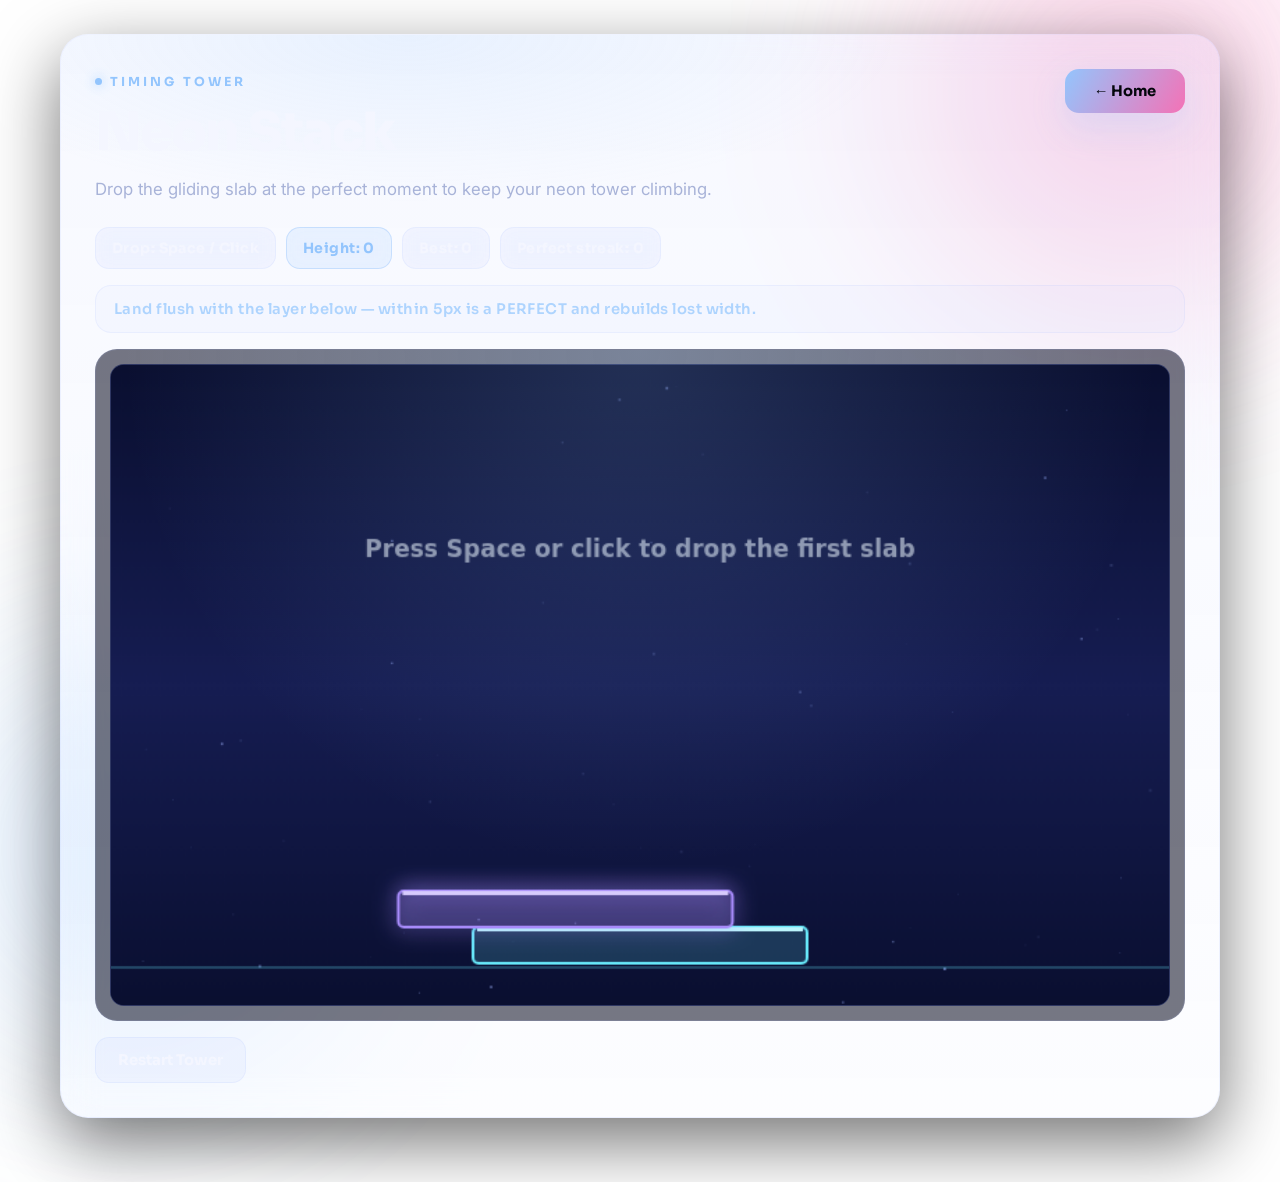
<file: stack.html>
<!DOCTYPE html>
<html lang="en">
<head>
  <meta charset="UTF-8" />
  <meta name="viewport" content="width=device-width, initial-scale=1.0" />
  <title>Neon Stack | Game Hub</title>
  <link rel="stylesheet" href="style.css" />
</head>
<body class="theme-puzzle">
  <div class="page-shell">
    <main class="game-page-wrap">
      <section class="game-panel">
        <div class="game-topbar">
          <div class="game-header-left">
            <p class="eyebrow">Timing Tower</p>
            <h1>Neon Stack</h1>
            <p class="game-subtext">Drop the gliding slab at the perfect moment to keep your neon tower climbing.</p>
          </div>
          <a href="index.html" class="back-link">&larr; Home</a>
        </div>
        <div class="info-row">
          <div class="status-box">Drop: Space / Click</div>
          <div class="status-box is-accent" id="stackScoreBox">Height: 0</div>
          <div class="status-box" id="stackBestBox">Best: 0</div>
          <div class="status-box" id="stackComboBox">Perfect streak: 0</div>
        </div>
        <div class="message-banner" id="stackMessage">Land flush with the layer below — within 5px is a PERFECT and rebuilds lost width.</div>
        <div class="canvas-stage">
          <canvas id="stackCanvas" class="game-canvas" width="760" height="460"></canvas>
        </div>
        <div class="bottom-actions">
          <button class="secondary-button" id="stackRestart">Restart Tower</button>
        </div>
      </section>
    </main>
  </div>
  <script>
    (() => {
      'use strict';
      const canvas = document.getElementById('stackCanvas');
      const ctx = canvas.getContext('2d');
      const W = canvas.width;
      const H = canvas.height;
      const scoreBox = document.getElementById('stackScoreBox');
      const bestBox = document.getElementById('stackBestBox');
      const comboBox = document.getElementById('stackComboBox');
      const banner = document.getElementById('stackMessage');
      const restartBtn = document.getElementById('stackRestart');

      const PALETTE = ['#67e8f9', '#a78bfa', '#f472b6', '#fde68a', '#86efac'];
      const BASE_W = 240;
      const SLAB_H = 26;
      const MARGIN = 40;
      const PERFECT_TOL = 5;
      const PARTICLE_CAP = 220;
      const BEST_KEY = 'neonStackBest';
      const BOTTOM_CAM = H - 56;
      const STEP_MS = 1000 / 60;

      function lighten(hex, t) {
        const r = parseInt(hex.slice(1, 3), 16);
        const g = parseInt(hex.slice(3, 5), 16);
        const b = parseInt(hex.slice(5, 7), 16);
        const mix = (c) => Math.round(c + (255 - c) * t);
        return 'rgb(' + mix(r) + ',' + mix(g) + ',' + mix(b) + ')';
      }
      const LIGHT = PALETTE.map((c) => lighten(c, 0.55));

      const bgGrad = ctx.createLinearGradient(0, 0, 0, H);
      bgGrad.addColorStop(0, '#0a0f30');
      bgGrad.addColorStop(0.5, '#161d52');
      bgGrad.addColorStop(1, '#0a0f30');

      const stars = [];
      for (let i = 0; i < 60; i++) {
        stars.push({
          x: Math.random() * W,
          y: Math.random() * H,
          r: 0.5 + Math.random() * 1.4,
          phase: Math.random() * Math.PI * 2,
          spd: 0.02 + Math.random() * 0.05
        });
      }

      let best = 0;
      try { best = Math.max(0, parseInt(localStorage.getItem(BEST_KEY), 10) || 0); } catch (err) {}

      let layers, mover, debris, particles, popups;
      let cam, camTarget, shake, streak, height, state, fromLeft, tick, overDelay, record;

      function setText(el, text) {
        if (el.__last !== text) {
          el.__last = text;
          el.textContent = text;
        }
      }
      function updateHud() {
        setText(scoreBox, 'Height: ' + height);
        setText(bestBox, 'Best: ' + best);
        setText(comboBox, 'Perfect streak: ' + streak);
      }

      function rr(x, y, w, h, r) {
        const rad = Math.min(r, w / 2, h / 2);
        ctx.beginPath();
        ctx.moveTo(x + rad, y);
        ctx.arcTo(x + w, y, x + w, y + h, rad);
        ctx.arcTo(x + w, y + h, x, y + h, rad);
        ctx.arcTo(x, y + h, x, y, rad);
        ctx.arcTo(x, y, x + w, y, rad);
        ctx.closePath();
      }

      function spawnMover() {
        const top = layers[layers.length - 1];
        const w = top.w;
        mover = {
          w: w,
          y: top.y - SLAB_H,
          x: fromLeft ? MARGIN : W - MARGIN - w,
          dir: fromLeft ? 1 : -1,
          speed: Math.min(8.5, 3.2 + height * 0.12),
          ci: layers.length % PALETTE.length
        };
        fromLeft = !fromLeft;
      }

      function reset() {
        layers = [{ x: (W - BASE_W) / 2, y: 0, w: BASE_W, ci: 0, flash: 0, pop: 0 }];
        debris = [];
        particles = [];
        popups = [];
        height = 0;
        streak = 0;
        shake = 0;
        tick = 0;
        overDelay = 0;
        record = false;
        fromLeft = true;
        cam = BOTTOM_CAM;
        camTarget = BOTTOM_CAM;
        state = 'ready';
        spawnMover();
        updateHud();
        setText(banner, 'Land flush with the layer below — within 5px is a PERFECT and rebuilds lost width.');
      }

      function addParticle(p) {
        if (particles.length >= PARTICLE_CAP) particles.shift();
        particles.push(p);
      }
      function sparkles(x, y, color, n) {
        for (let i = 0; i < n; i++) {
          const a = Math.random() * Math.PI * 2;
          const s = 1 + Math.random() * 2.4;
          addParticle({ x: x, y: y, vx: Math.cos(a) * s, vy: Math.sin(a) * s - 1, life: 34, max: 34, color: color, size: 1.5 + Math.random() * 2, g: 0.06 });
        }
      }
      function dust(x, y, color, n) {
        for (let i = 0; i < n; i++) {
          addParticle({ x: x + (Math.random() - 0.5) * 6, y: y + (Math.random() - 0.5) * SLAB_H, vx: (Math.random() - 0.5) * 2.2, vy: -Math.random() * 1.6, life: 26, max: 26, color: color, size: 1 + Math.random() * 1.6, g: 0.1 });
        }
      }
      function addDebris(x, y, w, ci, kick) {
        debris.push({
          x: x + w / 2, y: y + SLAB_H / 2, w: w, h: SLAB_H, ci: ci,
          vx: kick + (Math.random() - 0.5), vy: -1 - Math.random() * 1.5,
          rot: 0, vr: (Math.random() - 0.5) * 0.18, life: 50, max: 50
        });
      }
      function addPopup(x, y, text, color) {
        popups.push({ x: x, y: y, text: text, color: color, life: 55, max: 55 });
      }

      function gameOver() {
        state = 'over';
        mover = null;
        shake = 9;
        overDelay = 30;
        setText(banner, 'The tower toppled at height ' + height + '. Press Space or click to rebuild.');
        updateHud();
      }

      function drop() {
        const top = layers[layers.length - 1];
        const left = Math.max(mover.x, top.x);
        const right = Math.min(mover.x + mover.w, top.x + top.w);
        const overlap = right - left;
        if (overlap <= 0) {
          addDebris(mover.x, mover.y, mover.w, mover.ci, mover.dir * mover.speed * 0.5);
          gameOver();
          return;
        }
        const offset = mover.x - top.x;
        let nx = left;
        let nw = overlap;
        if (Math.abs(offset) < PERFECT_TOL) {
          streak += 1;
          nw = Math.min(BASE_W, mover.w + 8);
          nx = top.x - (nw - mover.w) / 2;
          layers.push({ x: nx, y: mover.y, w: nw, ci: mover.ci, flash: 8, pop: 6 });
          addPopup(nx + nw / 2, mover.y - 12, 'PERFECT ×' + streak, PALETTE[mover.ci]);
          sparkles(nx + nw / 2, mover.y + SLAB_H / 2, PALETTE[mover.ci], 10);
          shake = Math.max(shake, 2);
          setText(banner, streak >= 3 ? 'Blazing! ' + streak + ' perfect drops in a row.' : 'Perfect drop — width restored.');
        } else {
          streak = 0;
          const cutW = mover.w - overlap;
          const cutX = offset < 0 ? mover.x : top.x + top.w;
          addDebris(cutX, mover.y, cutW, mover.ci, offset < 0 ? -1.5 : 1.5);
          dust(offset < 0 ? left : right, mover.y + SLAB_H / 2, PALETTE[mover.ci], 8);
          shake = Math.max(shake, Math.min(5, 1 + cutW * 0.05));
          layers.push({ x: nx, y: mover.y, w: nw, ci: mover.ci, flash: 0, pop: 6 });
          setText(banner, 'Sliced ' + Math.round(cutW) + 'px — keep it tight.');
        }
        height += 1;
        if (height > best) {
          best = height;
          record = true;
          try { localStorage.setItem(BEST_KEY, String(best)); } catch (err) {}
        }
        camTarget = Math.max(BOTTOM_CAM, H * 0.62 + height * SLAB_H);
        spawnMover();
        updateHud();
      }

      function update() {
        tick += 1;
        cam += (camTarget - cam) * 0.12;
        if (shake > 0) shake = Math.max(0, shake * 0.88 - 0.02);
        if (mover && state !== 'over') {
          mover.x += mover.speed * mover.dir;
          const maxX = W - MARGIN - mover.w;
          if (mover.x <= MARGIN) { mover.x = MARGIN; mover.dir = 1; }
          else if (mover.x >= maxX) { mover.x = maxX; mover.dir = -1; }
        }
        if (state === 'over' && overDelay > 0) overDelay -= 1;
        for (let i = Math.max(0, layers.length - 4); i < layers.length; i++) {
          const l = layers[i];
          if (l.flash > 0) l.flash -= 1;
          if (l.pop > 0) l.pop -= 1;
        }
        for (let i = debris.length - 1; i >= 0; i--) {
          const d = debris[i];
          d.vy += 0.5;
          d.x += d.vx;
          d.y += d.vy;
          d.rot += d.vr;
          d.life -= 1;
          if (d.life <= 0) debris.splice(i, 1);
        }
        for (let i = particles.length - 1; i >= 0; i--) {
          const p = particles[i];
          p.vy += p.g;
          p.x += p.vx;
          p.y += p.vy;
          p.life -= 1;
          if (p.life <= 0) particles.splice(i, 1);
        }
        for (let i = popups.length - 1; i >= 0; i--) {
          const p = popups[i];
          p.y -= 0.6;
          p.life -= 1;
          if (p.life <= 0) popups.splice(i, 1);
        }
      }

      function drawSlab(l) {
        const color = PALETTE[l.ci];
        ctx.save();
        if (l.pop > 0) {
          const s = 1 + 0.06 * (l.pop / 6);
          const cx = l.x + l.w / 2;
          const cy = l.y + SLAB_H / 2;
          ctx.translate(cx, cy);
          ctx.scale(s, s);
          ctx.translate(-cx, -cy);
        }
        ctx.fillStyle = color + '2e';
        rr(l.x, l.y, l.w, SLAB_H, 4);
        ctx.fill();
        ctx.strokeStyle = color;
        ctx.lineWidth = 2;
        ctx.stroke();
        ctx.strokeStyle = LIGHT[l.ci];
        ctx.lineWidth = 3;
        ctx.beginPath();
        ctx.moveTo(l.x + 3, l.y + 1.5);
        ctx.lineTo(l.x + l.w - 3, l.y + 1.5);
        ctx.stroke();
        if (l.flash > 0) {
          ctx.fillStyle = 'rgba(255,255,255,' + (0.75 * l.flash / 8).toFixed(3) + ')';
          rr(l.x, l.y, l.w, SLAB_H, 4);
          ctx.fill();
        }
        ctx.restore();
      }

      function drawOverlay() {
        ctx.fillStyle = 'rgba(3,5,12,0.5)';
        ctx.fillRect(0, 0, W, H);
        const pw = 400;
        const ph = 230;
        const px = (W - pw) / 2;
        const py = (H - ph) / 2;
        ctx.fillStyle = 'rgba(5,8,20,0.78)';
        rr(px, py, pw, ph, 18);
        ctx.fill();
        ctx.strokeStyle = 'rgba(103,232,249,0.55)';
        ctx.lineWidth = 1.5;
        ctx.stroke();
        ctx.textAlign = 'center';
        ctx.save();
        ctx.shadowColor = '#67e8f9';
        ctx.shadowBlur = 18;
        ctx.fillStyle = '#67e8f9';
        ctx.font = '800 28px "Segoe UI", system-ui, sans-serif';
        ctx.fillText('TOWER TOPPLED', W / 2, py + 58);
        ctx.restore();
        ctx.fillStyle = '#e2e8f0';
        ctx.font = '600 18px "Segoe UI", system-ui, sans-serif';
        ctx.fillText('Final height: ' + height, W / 2, py + 102);
        ctx.fillStyle = record ? '#fde68a' : '#94a3b8';
        ctx.font = '600 16px "Segoe UI", system-ui, sans-serif';
        ctx.fillText(record ? 'New best: ' + best + '!' : 'Best: ' + best, W / 2, py + 132);
        ctx.fillStyle = 'rgba(226,232,240,0.75)';
        ctx.font = '500 14px "Segoe UI", system-ui, sans-serif';
        ctx.fillText('Press Space, click, or hit Restart Tower to rebuild', W / 2, py + 178);
      }

      function render() {
        ctx.fillStyle = bgGrad;
        ctx.fillRect(0, 0, W, H);
        ctx.fillStyle = '#9fb4ff';
        for (let i = 0; i < stars.length; i++) {
          const s = stars[i];
          ctx.globalAlpha = Math.max(0.08, 0.35 + 0.3 * Math.sin(tick * s.spd + s.phase));
          ctx.fillRect(s.x, s.y, s.r, s.r);
        }
        ctx.globalAlpha = 1;

        ctx.save();
        const sx = shake > 0.05 ? (Math.random() - 0.5) * 2 * shake : 0;
        const sy = shake > 0.05 ? (Math.random() - 0.5) * 2 * shake : 0;
        ctx.translate(sx, cam + sy);

        if (SLAB_H + cam < H + 20) {
          ctx.strokeStyle = 'rgba(103,232,249,0.25)';
          ctx.lineWidth = 2;
          ctx.beginPath();
          ctx.moveTo(0, SLAB_H + 3);
          ctx.lineTo(W, SLAB_H + 3);
          ctx.stroke();
        }

        for (let i = 0; i < layers.length; i++) {
          const l = layers[i];
          const ly = l.y + cam;
          if (ly > H + 40 || ly < -40) continue;
          drawSlab(l);
        }

        if (mover && state !== 'over') {
          ctx.save();
          ctx.shadowColor = PALETTE[mover.ci];
          ctx.shadowBlur = 16;
          drawSlab({ x: mover.x, y: mover.y, w: mover.w, ci: mover.ci, flash: 0, pop: 0 });
          ctx.restore();
        }

        for (let i = 0; i < debris.length; i++) {
          const d = debris[i];
          if (d.y + cam > H + 80) continue;
          ctx.save();
          ctx.globalAlpha = Math.max(0, d.life / d.max);
          ctx.translate(d.x, d.y);
          ctx.rotate(d.rot);
          ctx.fillStyle = PALETTE[d.ci] + '2e';
          ctx.fillRect(-d.w / 2, -d.h / 2, d.w, d.h);
          ctx.strokeStyle = PALETTE[d.ci];
          ctx.lineWidth = 2;
          ctx.strokeRect(-d.w / 2, -d.h / 2, d.w, d.h);
          ctx.restore();
        }

        for (let i = 0; i < particles.length; i++) {
          const p = particles[i];
          ctx.globalAlpha = Math.max(0, p.life / p.max);
          ctx.fillStyle = p.color;
          ctx.fillRect(p.x - p.size / 2, p.y - p.size / 2, p.size, p.size);
        }
        ctx.globalAlpha = 1;

        ctx.textAlign = 'center';
        ctx.font = '700 16px "Segoe UI", system-ui, sans-serif';
        for (let i = 0; i < popups.length; i++) {
          const p = popups[i];
          ctx.globalAlpha = Math.max(0, p.life / p.max);
          ctx.fillStyle = p.color;
          ctx.fillText(p.text, p.x, p.y);
        }
        ctx.globalAlpha = 1;
        ctx.restore();

        if (state === 'ready') {
          ctx.textAlign = 'center';
          ctx.globalAlpha = 0.6 + 0.3 * Math.sin(tick * 0.06);
          ctx.fillStyle = '#e2e8f0';
          ctx.font = '600 17px "Segoe UI", system-ui, sans-serif';
          ctx.fillText('Press Space or click to drop the first slab', W / 2, H * 0.3);
          ctx.globalAlpha = 1;
        }
        if (state === 'over') drawOverlay();
      }

      function action() {
        if (state === 'over') {
          if (overDelay <= 0) reset();
          return;
        }
        if (state === 'ready') state = 'play';
        drop();
      }

      document.addEventListener('keydown', (e) => {
        const k = e.code;
        if (k === 'Space' || k === 'ArrowUp' || k === 'ArrowDown' || k === 'ArrowLeft' || k === 'ArrowRight') e.preventDefault();
        if (k === 'Space') action();
      });
      canvas.addEventListener('mousedown', (e) => {
        e.preventDefault();
        action();
      });
      canvas.addEventListener('touchstart', (e) => {
        e.preventDefault();
        action();
      }, { passive: false });
      restartBtn.addEventListener('click', () => {
        reset();
        restartBtn.blur();
      });

      let last = performance.now();
      let acc = 0;
      function frame(now) {
        let dt = now - last;
        last = now;
        if (dt > 100) dt = 100;
        acc += dt;
        while (acc >= STEP_MS) {
          update();
          acc -= STEP_MS;
        }
        render();
        requestAnimationFrame(frame);
      }

      reset();
      requestAnimationFrame(frame);
    })();
  </script>
</body>
</html>
</file>
<file: style.css>
@import url("https://fonts.googleapis.com/css2?family=Sora:wght@500;600;700;800&family=Inter:wght@400;500;600;700&display=swap");

* {
  box-sizing: border-box;
}

:root {
  --bg: #070919;
  --surface: rgba(163, 183, 255, 0.055);
  --surface-2: rgba(163, 183, 255, 0.09);
  --border: rgba(163, 183, 255, 0.14);
  --border-strong: rgba(163, 183, 255, 0.24);
  --text: #f4f6ff;
  --text-soft: #a8b3d8;
  --accent-1: #67e8f9;
  --accent-2: #a78bfa;
  --accent-3: #f472b6;
  --glow: rgba(103, 232, 249, 0.5);
  --radius-xl: 28px;
  --radius-lg: 22px;
  --radius-md: 16px;
  --shadow: 0 24px 70px rgba(0, 0, 0, 0.55);
  --display-font: "Sora", "Avenir Next", "Segoe UI", sans-serif;
  --body-font: "Inter", -apple-system, "Segoe UI", sans-serif;
}

html,
body {
  margin: 0;
  padding: 0;
  min-height: 100vh;
}

body {
  position: relative;
  overflow-x: hidden;
  font-family: var(--body-font);
  color: var(--text);
  background:
    #111111
  -webkit-font-smoothing: antialiased;
}

/* drifting aurora blobs */
body::before,
body::after {
  content: "";
  position: fixed;
  width: 620px;
  height: 620px;
  border-radius: 50%;
  pointer-events: none;
  z-index: 0;
  filter: blur(90px);
  opacity: 0.75;
}

body::before {
  top: -220px;
  right: -160px;
  background: radial-gradient(circle, color-mix(in srgb, var(--accent-2) 52%, transparent), transparent 70%);
  animation: drift-a 26s ease-in-out infinite;
}

body::after {
  bottom: -260px;
  left: -180px;
  background: radial-gradient(circle, color-mix(in srgb, var(--accent-1) 42%, transparent), transparent 70%);
  animation: drift-b 32s ease-in-out infinite;
}

@keyframes drift-a {
  0%, 100% { transform: translate(0, 0) scale(1); }
  50% { transform: translate(-90px, 70px) scale(1.12); }
}

@keyframes drift-b {
  0%, 100% { transform: translate(0, 0) scale(1); }
  50% { transform: translate(80px, -60px) scale(1.08); }
}

/* per-game accent themes (used by game pages) */
body.theme-neon    { --accent-1: #67e8f9; --accent-2: #f472b6; --accent-3: #a78bfa; }
body.theme-arcade  { --accent-1: #fde68a; --accent-2: #67e8f9; --accent-3: #86efac; }
body.theme-adventure { --accent-1: #86efac; --accent-2: #fbbf77; --accent-3: #93c5fd; }
body.theme-puzzle  { --accent-1: #93c5fd; --accent-2: #f472b6; --accent-3: #86efac; }
body.theme-classic { --accent-1: #86efac; --accent-2: #5eead4; --accent-3: #bbf7d0; }
body.theme-coin    { --accent-1: #fde68a; --accent-2: #fb923c; --accent-3: #fef3c7; }

a {
  color: inherit;
  text-decoration: none;
}

h1, h2, h3,
.eyebrow,
.status-box,
.card-tag,
.primary-button,
.secondary-button,
.back-link,
.message-banner,
.stat-card strong,
.brand {
  font-family: var(--display-font);
}

::selection {
  background: color-mix(in srgb, var(--accent-1) 40%, transparent);
}

::-webkit-scrollbar {
  width: 10px;
}

::-webkit-scrollbar-track {
  background: #07080f;
}

::-webkit-scrollbar-thumb {
  background: rgba(255, 255, 255, 0.12);
  border-radius: 99px;
}

.page-shell {
  position: relative;
  z-index: 1;
  min-height: 100vh;
  padding: 34px 20px 64px;
}

.hub-container,
.game-page-wrap {
  width: min(1160px, 100%);
  margin: 0 auto;
}

/* ---------- top nav (home) ---------- */

.top-nav {
  display: flex;
  align-items: center;
  justify-content: space-between;
  gap: 16px;
  margin-bottom: 34px;
}

.brand {
  display: inline-flex;
  align-items: center;
  gap: 12px;
  font-weight: 800;
  font-size: 1.02rem;
  letter-spacing: 0.16em;
  text-transform: uppercase;
}

.brand-dot {
  width: 34px;
  height: 34px;
  border-radius: 11px;
  display: grid;
  place-items: center;
  font-size: 1rem;
  color: #04060c;
  background: linear-gradient(135deg, var(--accent-1), var(--accent-2));
  box-shadow: 0 8px 26px var(--glow);
}

.nav-pill {
  border: 1px solid var(--border);
  background: var(--surface);
  backdrop-filter: blur(14px);
  border-radius: 999px;
  padding: 10px 18px;
  color: var(--text-soft);
  font-size: 0.86rem;
  font-weight: 600;
  letter-spacing: 0.05em;
}

/* ---------- hero ---------- */

.hero-panel {
  position: relative;
  overflow: hidden;
  background: linear-gradient(180deg, rgba(163, 183, 255, 0.09), rgba(163, 183, 255, 0.03));
  border: 1px solid var(--border);
  border-radius: var(--radius-xl);
  box-shadow: var(--shadow);
  backdrop-filter: blur(18px);
  padding: clamp(30px, 5vw, 60px);
  display: flex;
  justify-content: space-between;
  align-items: center;
  gap: 40px;
  flex-wrap: wrap;
}

.hero-panel::before {
  content: "";
  position: absolute;
  inset: 0;
  background:
    radial-gradient(600px 260px at 20% 0%, color-mix(in srgb, var(--accent-1) 17%, transparent), transparent 70%),
    radial-gradient(500px 300px at 90% 100%, color-mix(in srgb, var(--accent-3) 15%, transparent), transparent 70%);
  pointer-events: none;
}

.hero-left {
  position: relative;
  flex: 1 1 540px;
}

.eyebrow {
  margin: 0 0 16px;
  display: inline-flex;
  align-items: center;
  gap: 8px;
  color: var(--accent-1);
  font-size: 0.78rem;
  font-weight: 700;
  letter-spacing: 0.24em;
  text-transform: uppercase;
}

.eyebrow::before {
  content: "";
  width: 7px;
  height: 7px;
  border-radius: 50%;
  background: var(--accent-1);
  box-shadow: 0 0 12px var(--accent-1);
}

.hero-left h1,
.game-header-left h1 {
  margin: 0 0 16px;
  font-size: clamp(2.7rem, 6vw, 4.6rem);
  font-weight: 800;
  line-height: 1.02;
  letter-spacing: -0.035em;
}

.gradient-text {
  background: linear-gradient(100deg, var(--accent-1) 0%, var(--accent-2) 50%, var(--accent-3) 100%);
  -webkit-background-clip: text;
  background-clip: text;
  color: transparent;
}

.hero-text,
.game-subtext {
  margin: 0;
  color: var(--text-soft);
  font-size: 1.05rem;
  line-height: 1.75;
  max-width: 640px;
}

.made-by {
  margin: 26px 0 0;
  color: var(--text-soft);
  font-size: 0.88rem;
  font-weight: 600;
  letter-spacing: 0.08em;
  text-transform: uppercase;
}

.made-by strong {
  color: var(--text);
}

.hero-stats {
  position: relative;
  display: flex;
  gap: 14px;
  flex-wrap: wrap;
}

.stat-card {
  min-width: 130px;
  background: var(--surface);
  border: 1px solid var(--border);
  border-radius: var(--radius-lg);
  backdrop-filter: blur(14px);
  padding: 22px 20px;
  text-align: center;
  transition: transform 0.25s ease, border-color 0.25s ease;
}

.stat-card:hover {
  transform: translateY(-3px);
  border-color: var(--border-strong);
}

.stat-card span {
  display: block;
  color: var(--text-soft);
  font-size: 0.72rem;
  margin-bottom: 10px;
  letter-spacing: 0.2em;
  text-transform: uppercase;
}

.stat-card strong {
  font-size: 1.9rem;
  font-weight: 800;
  letter-spacing: -0.02em;
}

/* ---------- game grid ---------- */

.section-label {
  margin: 44px 4px 18px;
  display: flex;
  align-items: baseline;
  justify-content: space-between;
  gap: 14px;
}

.section-label h2 {
  margin: 0;
  font-size: 1.35rem;
  font-weight: 700;
  letter-spacing: -0.01em;
}

.section-label span {
  color: var(--text-soft);
  font-size: 0.85rem;
}

.games-grid {
  display: grid;
  grid-template-columns: repeat(auto-fill, minmax(300px, 1fr));
  gap: 18px;
}

.game-card {
  --g1: var(--accent-1);
  --g2: var(--accent-2);
  position: relative;
  display: flex;
  flex-direction: column;
  overflow: hidden;
  background: linear-gradient(180deg, rgba(163, 183, 255, 0.085), rgba(163, 183, 255, 0.03));
  border: 1px solid var(--border);
  border-radius: var(--radius-lg);
  box-shadow: var(--shadow);
  backdrop-filter: blur(14px);
  transition: transform 0.28s cubic-bezier(0.2, 0.8, 0.2, 1), border-color 0.28s ease, box-shadow 0.28s ease;
}

.game-card:hover {
  transform: translateY(-6px);
  border-color: color-mix(in srgb, var(--g1) 45%, var(--border));
  box-shadow: 0 30px 80px rgba(0, 0, 0, 0.6), 0 0 46px color-mix(in srgb, var(--g1) 24%, transparent);
}

.card-art {
  position: relative;
  height: 148px;
  display: grid;
  place-items: center;
  background:
    radial-gradient(320px 130px at 50% 115%, color-mix(in srgb, var(--g2) 52%, transparent), transparent 78%),
    linear-gradient(140deg, color-mix(in srgb, var(--g1) 34%, #0c1030), color-mix(in srgb, var(--g2) 28%, #0c1030));
  border-bottom: 1px solid var(--border);
  overflow: hidden;
}

.card-art::before {
  content: "";
  position: absolute;
  inset: 0;
  background-image:
    linear-gradient(rgba(255, 255, 255, 0.045) 1px, transparent 1px),
    linear-gradient(90deg, rgba(255, 255, 255, 0.045) 1px, transparent 1px);
  background-size: 28px 28px;
  mask-image: radial-gradient(circle at 50% 60%, black, transparent 78%);
}

.art-glyph {
  position: relative;
  font-size: 3rem;
  line-height: 1;
  filter: drop-shadow(0 0 18px color-mix(in srgb, var(--g1) 70%, transparent));
  transition: transform 0.35s cubic-bezier(0.2, 0.8, 0.2, 1);
}

.game-card:hover .art-glyph {
  transform: scale(1.18) rotate(-4deg);
}

.card-body {
  display: flex;
  flex-direction: column;
  flex: 1;
  padding: 20px 22px 22px;
}

.card-tag {
  align-self: flex-start;
  color: color-mix(in srgb, var(--g1) 85%, white);
  background: color-mix(in srgb, var(--g1) 18%, transparent);
  border: 1px solid color-mix(in srgb, var(--g1) 40%, transparent);
  border-radius: 999px;
  padding: 6px 12px;
  font-size: 0.68rem;
  font-weight: 700;
  letter-spacing: 0.18em;
}

.game-card h2 {
  margin: 14px 0 8px;
  font-size: 1.28rem;
  font-weight: 700;
  letter-spacing: -0.015em;
}

.game-card p {
  margin: 0;
  color: var(--text-soft);
  font-size: 0.93rem;
  line-height: 1.65;
  flex-grow: 1;
}

.card-link {
  margin-top: 18px;
  align-self: flex-start;
  display: inline-flex;
  align-items: center;
  gap: 8px;
  color: color-mix(in srgb, var(--g1) 85%, white);
  font-weight: 700;
  font-size: 0.92rem;
  letter-spacing: 0.02em;
  transition: gap 0.2s ease;
}

.game-card:hover .card-link {
  gap: 13px;
}

.site-footer {
  margin-top: 48px;
  text-align: center;
  color: var(--text-soft);
  font-size: 0.84rem;
  letter-spacing: 0.04em;
}

/* ---------- game pages ---------- */

.game-panel {
  position: relative;
  overflow: hidden;
  background: linear-gradient(180deg, rgba(163, 183, 255, 0.085), rgba(163, 183, 255, 0.03));
  border: 1px solid var(--border);
  border-radius: var(--radius-xl);
  box-shadow: var(--shadow);
  backdrop-filter: blur(18px);
  padding: clamp(22px, 3.4vw, 34px);
}

.game-panel::before {
  content: "";
  position: absolute;
  inset: 0;
  background: radial-gradient(700px 240px at 30% 0%, color-mix(in srgb, var(--accent-1) 15%, transparent), transparent 70%);
  pointer-events: none;
}

.game-topbar {
  position: relative;
  display: flex;
  justify-content: space-between;
  gap: 20px;
  flex-wrap: wrap;
  align-items: flex-start;
  margin-bottom: 22px;
}

.game-header-left {
  flex: 1 1 460px;
}

.game-header-left h1 {
  font-size: clamp(2.1rem, 4.6vw, 3.3rem);
}

.back-link {
  display: inline-flex;
  align-items: center;
  justify-content: center;
  min-width: 120px;
  padding: 13px 20px;
  border-radius: 14px;
  color: #04060c;
  font-weight: 700;
  font-size: 0.92rem;
  background: linear-gradient(120deg, var(--accent-1), var(--accent-2));
  box-shadow: 0 14px 34px color-mix(in srgb, var(--accent-1) 22%, transparent);
  transition: transform 0.2s ease, box-shadow 0.2s ease;
}

.back-link:hover {
  transform: translateY(-2px);
  box-shadow: 0 18px 42px color-mix(in srgb, var(--accent-1) 30%, transparent);
}

.info-row {
  position: relative;
  display: flex;
  gap: 10px;
  flex-wrap: wrap;
  margin-bottom: 16px;
}

.status-box {
  background: var(--surface);
  border: 1px solid var(--border);
  border-radius: 14px;
  backdrop-filter: blur(10px);
  padding: 11px 16px;
  font-size: 0.88rem;
  font-weight: 700;
  letter-spacing: 0.03em;
}

.status-box.is-accent {
  color: var(--accent-1);
  border-color: color-mix(in srgb, var(--accent-1) 30%, var(--border));
  background: color-mix(in srgb, var(--accent-1) 13%, transparent);
}

.status-box.is-alert {
  color: #fca5a5;
  border-color: rgba(252, 165, 165, 0.28);
}

.status-box.is-live {
  animation: pulse-glow 1.1s ease-in-out infinite;
}

.message-banner {
  position: relative;
  width: 100%;
  margin: 0 0 16px;
  padding: 14px 18px;
  border: 1px solid var(--border);
  border-radius: var(--radius-md);
  background: var(--surface);
  color: color-mix(in srgb, var(--accent-1) 75%, white);
  font-size: 0.92rem;
  font-weight: 600;
  letter-spacing: 0.03em;
}

.canvas-stage {
  position: relative;
  display: flex;
  justify-content: center;
  padding: 14px;
  border: 1px solid var(--border);
  border-radius: var(--radius-lg);
  background: rgba(8, 10, 30, 0.55);
  overflow: hidden;
}

.canvas-stage::before {
  content: "";
  position: absolute;
  inset: 0;
  background: radial-gradient(circle at top, color-mix(in srgb, var(--accent-1) 18%, transparent), transparent 60%);
  pointer-events: none;
}

.game-canvas {
  display: block;
  width: 100%;
  max-width: 100%;
  border-radius: 14px;
  border: 1px solid var(--border-strong);
  background: #0a0f30;
}

.bottom-actions {
  margin-top: 16px;
  display: flex;
  gap: 10px;
  flex-wrap: wrap;
}

.primary-button,
.secondary-button {
  display: inline-flex;
  align-items: center;
  justify-content: center;
  cursor: pointer;
  padding: 13px 22px;
  border-radius: 14px;
  font-weight: 700;
  font-size: 0.92rem;
  transition: transform 0.2s ease, border-color 0.2s ease, box-shadow 0.2s ease;
}

.primary-button {
  border: 0;
  color: #04060c;
  background: linear-gradient(120deg, var(--accent-1), var(--accent-2));
  box-shadow: 0 14px 30px color-mix(in srgb, var(--accent-1) 20%, transparent);
}

.secondary-button {
  border: 1px solid var(--border);
  background: var(--surface-2);
  color: var(--text);
}

.primary-button:hover,
.secondary-button:hover {
  transform: translateY(-2px);
}

.secondary-button:hover {
  border-color: var(--border-strong);
}

.secondary-button:disabled {
  opacity: 0.4;
  cursor: not-allowed;
  transform: none;
}

@keyframes pulse-glow {
  0%, 100% { box-shadow: 0 0 0 color-mix(in srgb, var(--accent-1) 0%, transparent); }
  50% { box-shadow: 0 0 22px color-mix(in srgb, var(--accent-1) 30%, transparent); }
}

@media (max-width: 768px) {
  .page-shell {
    padding: 20px 12px 40px;
  }

  .hero-panel {
    padding: 24px;
  }

  .hero-stats {
    width: 100%;
  }

  .stat-card {
    flex: 1;
    min-width: 100px;
    padding: 16px 12px;
  }

  .stat-card strong {
    font-size: 1.4rem;
  }
}

@media (max-width: 560px) {
  .status-box,
  .primary-button,
  .secondary-button {
    flex: 1 1 100%;
    text-align: center;
  }

  .back-link {
    width: 100%;
  }
}
</file>
